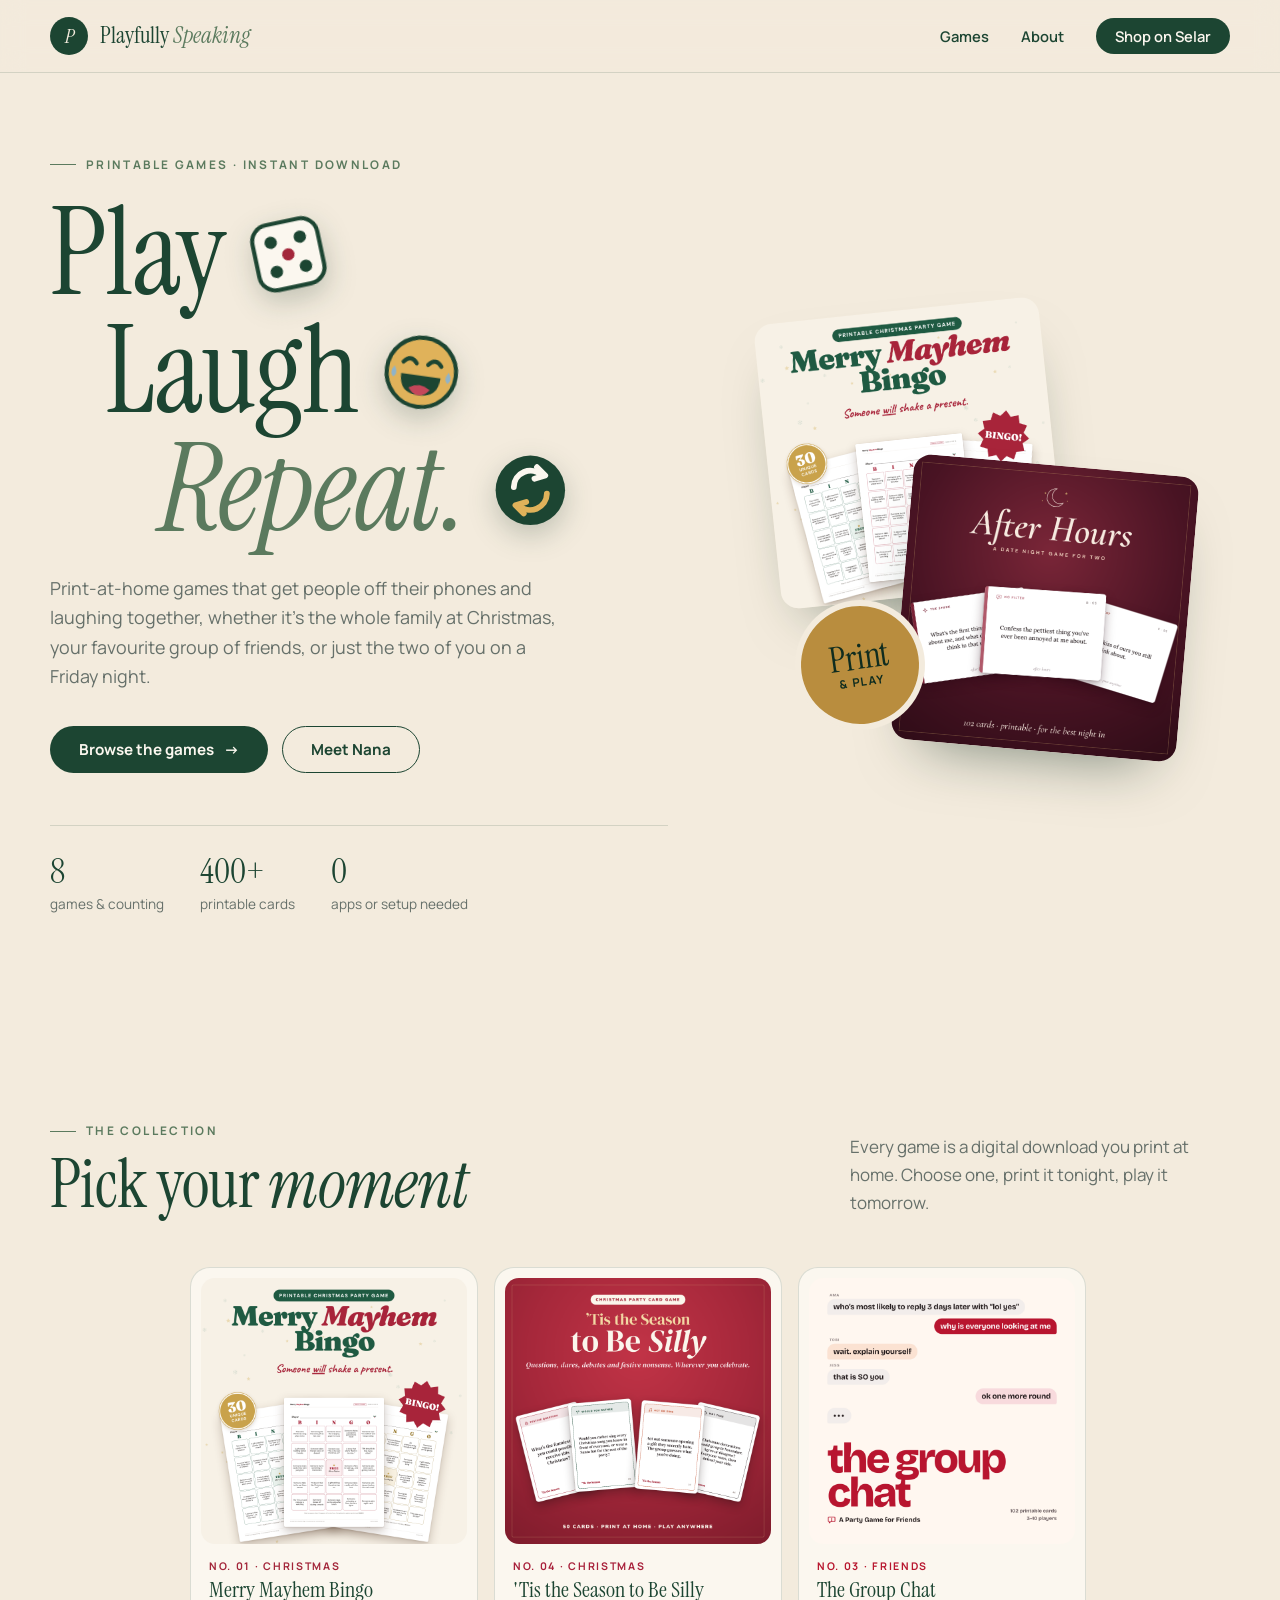
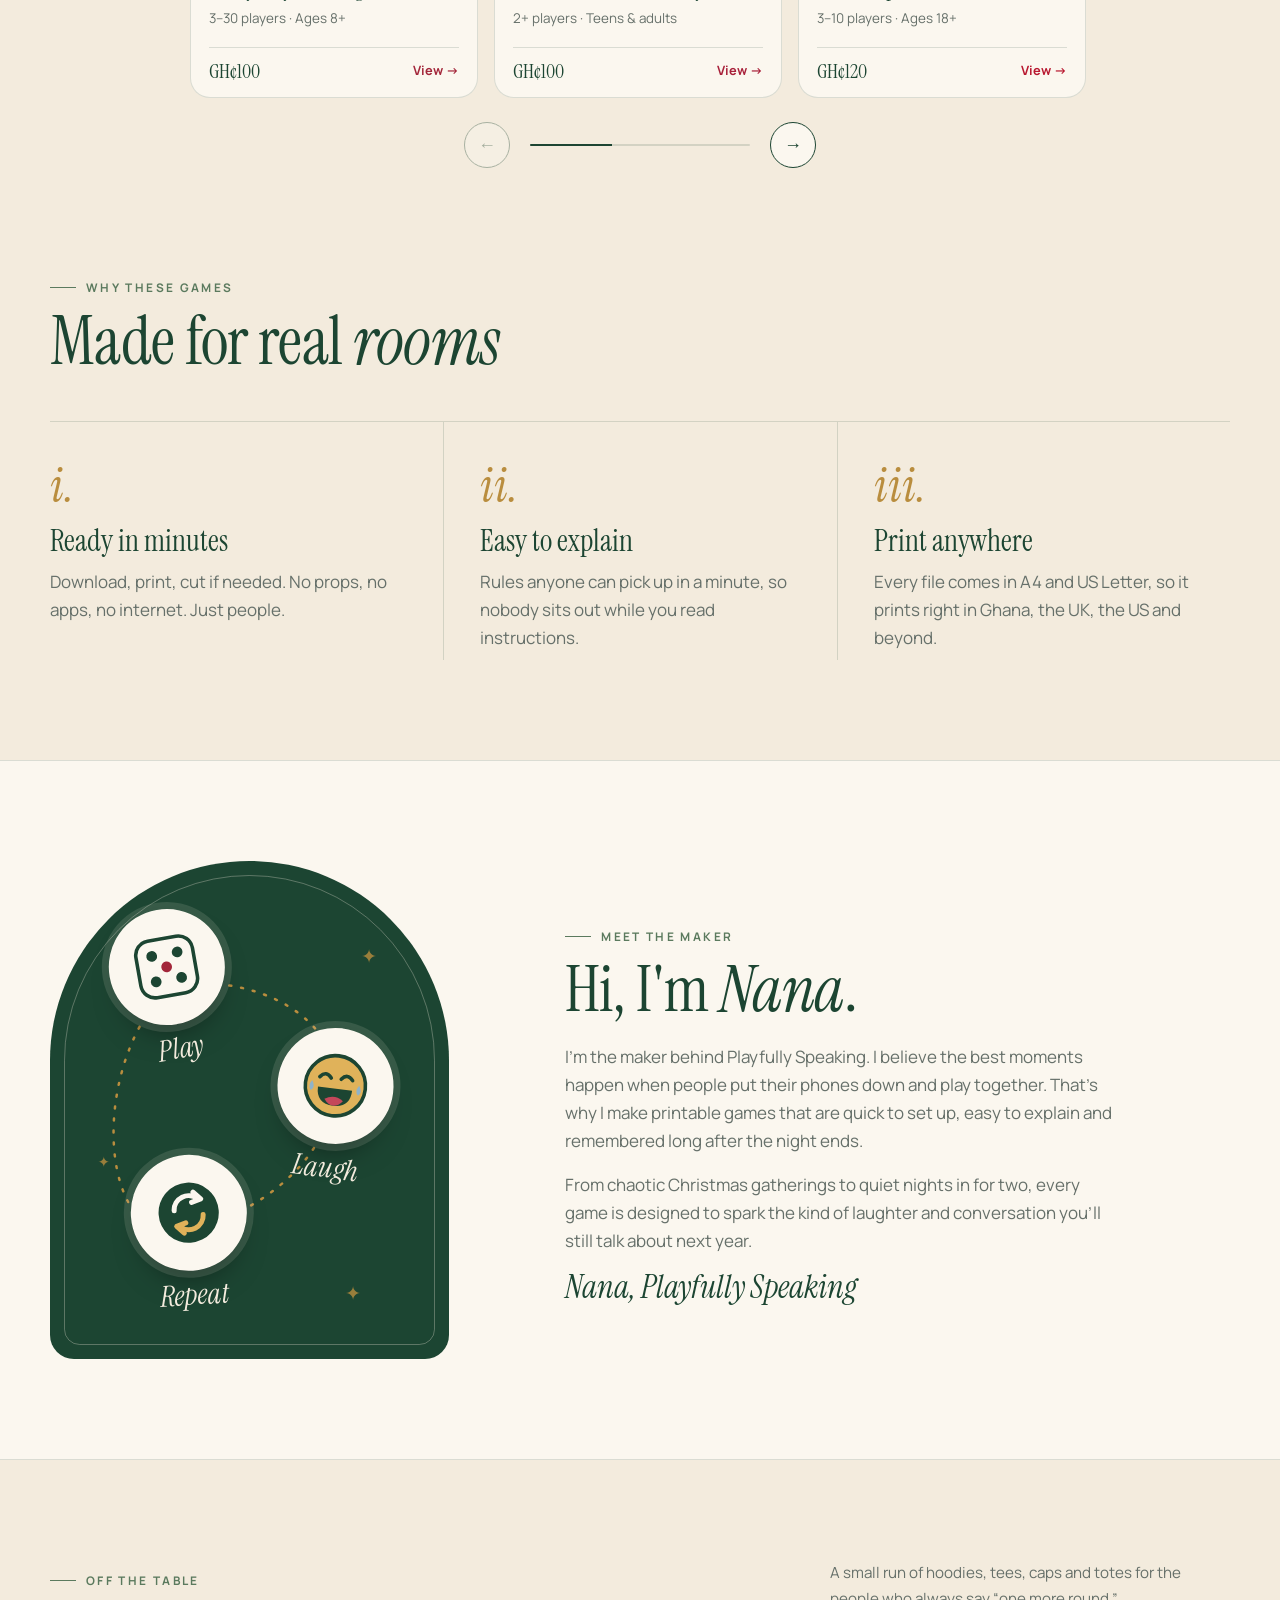
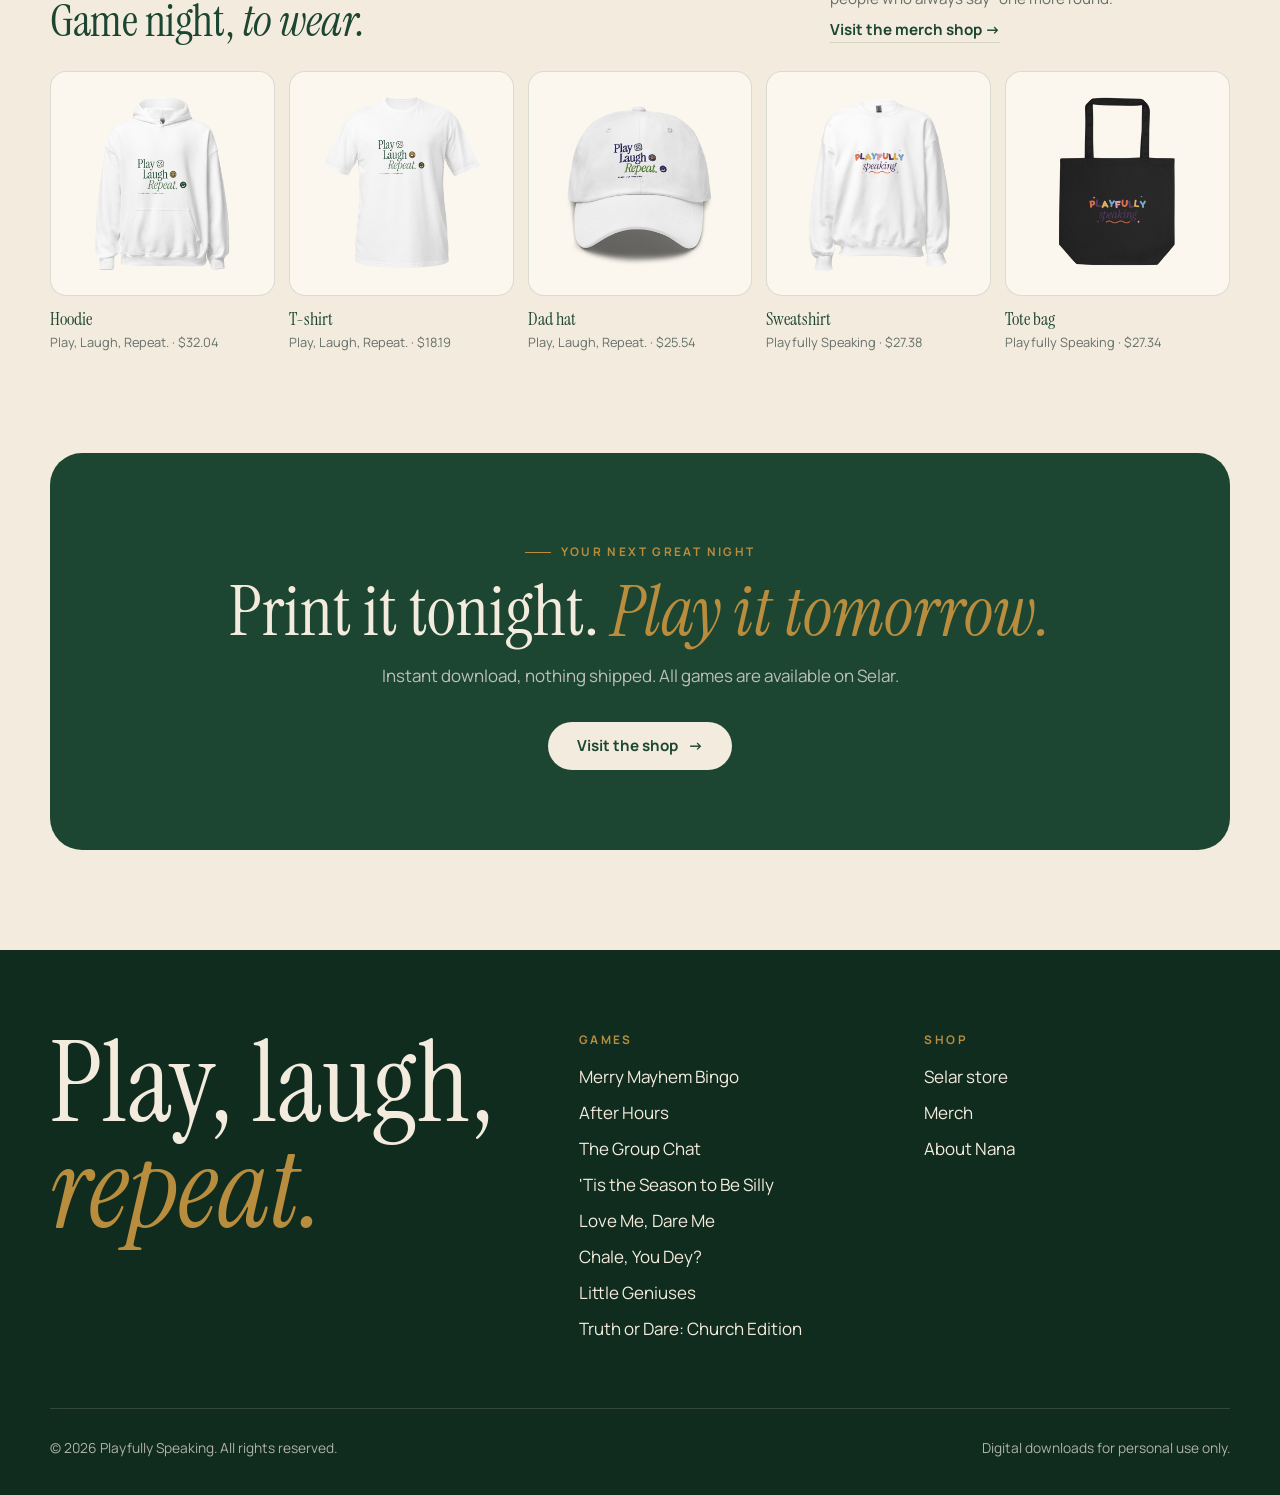
<file: index.html>
<!doctype html>
<html lang="en">
<head>
  <meta charset="utf-8">
  <meta name="viewport" content="width=device-width, initial-scale=1">
  <title>Playfully Speaking · Play, Laugh, Repeat</title>
  <meta name="description" content="Printable games by Playfully Speaking: Merry Mayhem Bingo and 'Tis the Season to Be Silly for Christmas, After Hours and Love Me, Dare Me for couples, The Group Chat for friends, Chale, You Dey?, a Ghanaian party card game, Truth or Dare: Church Edition for youth groups, and Little Geniuses for kids.">
  <link rel="preconnect" href="https://fonts.googleapis.com">
  <link rel="preconnect" href="https://fonts.gstatic.com" crossorigin>
  <link href="https://fonts.googleapis.com/css2?family=Instrument+Serif:ital@0;1&family=Manrope:wght@400;500;600;700&display=swap" rel="stylesheet">
  <link rel="stylesheet" href="assets/styles.css">
  <link rel="icon" href="favicon.svg" type="image/svg+xml">
  <link rel="icon" href="favicon-32.png" type="image/png" sizes="32x32">
  <link rel="apple-touch-icon" href="apple-touch-icon.png">
  <meta name="theme-color" content="#1c4532">
</head>
<body>

  <header class="site-header">
    <div class="wrap bar">
      <a class="logo" href="index.html"><span class="mark">P</span><span class="name">Playfully <em>Speaking</em></span></a>
      <button class="menu-toggle" aria-label="Open menu" aria-expanded="false"><span></span><span></span></button>
      <ul class="menu">
        <li><a href="index.html#games">Games</a></li>
        <li><a href="index.html#about">About</a></li>
        <li><a class="btn btn-primary btn-sm" href="https://selar.co/m/nana-ama-dadson1" target="_blank" rel="noopener">Shop on Selar</a></li>
      </ul>
    </div>
  </header>

  <main>
    <section class="hero">
      <div class="wrap hero-grid">
        <div class="reveal">
          <span class="kicker">Printable games · Instant download</span>
          <h1 class="display motto-title">
            <span class="w">Play<svg class="sticker-ico ico-play" viewBox="0 0 100 100" aria-hidden="true">
              <rect x="10" y="10" width="80" height="80" rx="20" fill="#fbf7ef" stroke="#1c4532" stroke-width="5"/>
              <circle cx="32" cy="32" r="7.5" fill="#1c4532"/><circle cx="68" cy="32" r="7.5" fill="#1c4532"/>
              <circle cx="50" cy="50" r="7.5" fill="#a3263a"/>
              <circle cx="32" cy="68" r="7.5" fill="#1c4532"/><circle cx="68" cy="68" r="7.5" fill="#1c4532"/>
            </svg></span>
            <span class="w">Laugh<svg class="sticker-ico ico-laugh" viewBox="0 0 100 100" aria-hidden="true">
              <circle cx="50" cy="50" r="42" fill="#e0b25a" stroke="#1c4532" stroke-width="5"/>
              <path d="M27 40 q8 -10 16 0" fill="none" stroke="#1c4532" stroke-width="5" stroke-linecap="round"/>
              <path d="M57 40 q8 -10 16 0" fill="none" stroke="#1c4532" stroke-width="5" stroke-linecap="round"/>
              <path d="M26 54 h48 q0 24 -24 24 q-24 0 -24 -24z" fill="#1c4532"/>
              <path d="M37 70 q13 -9 26 0 q-6 8 -13 8 q-7 0 -13 -8z" fill="#c4475a"/>
              <path d="M17 46 q-6 9 0 14 q6 -5 0 -14z" fill="#8fb3c9"/>
              <path d="M83 46 q-6 9 0 14 q6 -5 0 -14z" fill="#8fb3c9"/>
            </svg></span>
            <span class="w"><em>Repeat.</em><svg class="sticker-ico ico-repeat" viewBox="0 0 100 100" aria-hidden="true">
              <circle cx="50" cy="50" r="42" fill="#1c4532"/>
              <path d="M30 46 a20 20 0 0 1 34 -14" fill="none" stroke="#fbf7ef" stroke-width="7" stroke-linecap="round"/>
              <path d="M58 22 l10 10 l-13 4" fill="none" stroke="#fbf7ef" stroke-width="7" stroke-linecap="round" stroke-linejoin="round"/>
              <path d="M70 54 a20 20 0 0 1 -34 14" fill="none" stroke="#e0b25a" stroke-width="7" stroke-linecap="round"/>
              <path d="M42 78 l-10 -10 l13 -4" fill="none" stroke="#e0b25a" stroke-width="7" stroke-linecap="round" stroke-linejoin="round"/>
            </svg></span>
          </h1>
          <p class="lead">Print-at-home games that get people off their phones and laughing together, whether it's the whole family at Christmas, your favourite group of friends, or just the two of you on a Friday night.</p>
          <div class="hero-actions">
            <a class="btn btn-primary" href="#games">Browse the games <span class="arrow">→</span></a>
            <a class="btn btn-line" href="#about">Meet Nana</a>
          </div>
          <div class="hero-stats">
            <div><strong>8</strong>games &amp; counting</div>
            <div><strong>400+</strong>printable cards</div>
            <div><strong>0</strong>apps or setup needed</div>
          </div>
        </div>
        <div class="hero-stack reveal" aria-label="Featured games">
          <a href="games/merry-mayhem-bingo.html"><img src="images/bingo-1.png" alt="Merry Mayhem Bingo cards"></a>
          <div class="sticker"><div><b>Print</b>&amp; play</div></div>
          <a href="games/after-hours.html"><img src="images/afterhours-1.png" alt="After Hours date night cards"></a>
        </div>
      </div>
    </section>


    <section id="games">
      <div class="wrap">
        <div class="section-head reveal">
          <div>
            <span class="kicker">The collection</span>
            <h2 class="display">Pick your <em>moment</em></h2>
          </div>
          <p>Every game is a digital download you print at home. Choose one, print it tonight, play it tomorrow.</p>
        </div>

        <div class="collection-carousel reveal">
        <div class="collection" tabindex="0" aria-label="Our games, scroll sideways for more">
          <a class="game-card theme-bingo" href="games/merry-mayhem-bingo.html">
            <div class="media"><img src="images/bingo-1.png" alt="Merry Mayhem Bingo cards laid out"></div>
            <div class="body">
              <span class="no">No. 01 · Christmas</span>
              <h3>Merry Mayhem Bingo</h3>
              <p class="meta">3–30 players · Ages 8+</p>
              <div class="foot"><span class="price">GH¢100</span><span class="go">View →</span></div>
            </div>
          </a>
          <a class="game-card theme-silly" href="games/tis-the-season-to-be-silly.html">
            <div class="media"><img src="images/silly-1.png" alt="'Tis the Season to Be Silly cover with sample cards"></div>
            <div class="body">
              <span class="no">No. 04 · Christmas</span>
              <h3>'Tis the Season to Be Silly</h3>
              <p class="meta">2+ players · Teens &amp; adults</p>
              <div class="foot"><span class="price">GH¢100</span><span class="go">View →</span></div>
            </div>
          </a>
          <a class="game-card theme-groupchat" href="games/the-group-chat.html">
            <div class="media"><img src="images/groupchat-1.png" alt="The Group Chat cover styled as a chat conversation"></div>
            <div class="body">
              <span class="no">No. 03 · Friends</span>
              <h3>The Group Chat</h3>
              <p class="meta">3–10 players · Ages 18+</p>
              <div class="foot"><span class="price">GH¢120</span><span class="go">View →</span></div>
            </div>
          </a>
          <a class="game-card theme-chale" href="games/chale-you-dey.html">
            <div class="media"><img src="images/chale-1.png" alt="Chale, You Dey? cover with a fan of cards"></div>
            <div class="body">
              <span class="no">No. 06 · Party</span>
              <h3>Chale, You Dey?</h3>
              <p class="meta">2–8 players · Ages 16+</p>
              <div class="foot"><span class="price">GH¢100</span><span class="go">View →</span></div>
            </div>
          </a>
          <a class="game-card theme-church" href="games/truth-or-dare-church-edition.html">
            <div class="media"><img src="images/church-1.png" alt="Truth or Dare: Church Edition cover with sample cards"></div>
            <div class="body">
              <span class="no">No. 08 · Church</span>
              <h3>Truth or Dare: Church Edition</h3>
              <p class="meta">3–30+ players · Youth groups</p>
              <div class="foot"><span class="price">GH¢80</span><span class="go">View →</span></div>
            </div>
          </a>
          <a class="game-card theme-afterhours" href="games/after-hours.html">
            <div class="media"><img src="images/afterhours-1.png" alt="After Hours date night cards"></div>
            <div class="body">
              <span class="no">No. 02 · Couples</span>
              <h3>After Hours</h3>
              <p class="meta">2 players · 15–60 min</p>
              <div class="foot"><span class="price">GH¢100</span><span class="go">View →</span></div>
            </div>
          </a>
          <a class="game-card theme-lovemedareme" href="games/love-me-dare-me.html">
            <div class="media"><img src="images/lovemedareme-1.png" alt="Love Me, Dare Me cover with a fan of cards"></div>
            <div class="body">
              <span class="no">No. 05 · Valentine's</span>
              <h3>Love Me, Dare Me</h3>
              <p class="meta">2 players · Adults 18+</p>
              <div class="foot"><span class="price">GH¢120 <s class="was">GH¢150</s></span><span class="go">View →</span></div>
            </div>
          </a>
          <a class="game-card theme-geniuses" href="games/little-geniuses.html">
            <div class="media"><img src="images/geniuses-1.png" alt="Little Geniuses cover with the owl mascot and sample cards"></div>
            <div class="body">
              <span class="no">No. 07 · Kids</span>
              <h3>Little Geniuses</h3>
              <p class="meta">2+ players · Ages 5–9</p>
              <div class="foot"><span class="price">GH¢100</span><span class="go">View →</span></div>
            </div>
          </a>
        </div>
        <div class="collection-controls">
          <button class="collection-arrow" data-dir="-1" aria-label="Previous games">←</button>
          <div class="collection-progress"><span></span></div>
          <button class="collection-arrow" data-dir="1" aria-label="More games">→</button>
        </div>
        </div>
      </div>
    </section>

    <section style="padding-top:0">
      <div class="wrap">
        <div class="section-head reveal">
          <div>
            <span class="kicker">Why these games</span>
            <h2 class="display">Made for real <em>rooms</em></h2>
          </div>
        </div>
        <div class="pillars">
          <div class="pillar reveal"><div class="n">i.</div><h4>Ready in minutes</h4><p>Download, print, cut if needed. No props, no apps, no internet. Just people.</p></div>
          <div class="pillar reveal"><div class="n">ii.</div><h4>Easy to explain</h4><p>Rules anyone can pick up in a minute, so nobody sits out while you read instructions.</p></div>
          <div class="pillar reveal"><div class="n">iii.</div><h4>Print anywhere</h4><p>Every file comes in A4 and US Letter, so it prints right in Ghana, the UK, the US and beyond.</p></div>
        </div>
      </div>
    </section>

    <section class="about" id="about">
      <div class="wrap about-grid">
        <div class="portrait reveal" role="img" aria-label="Illustration of the Play, Laugh, Repeat loop: a die, a laughing face and looping arrows">
          <svg class="pl-path" viewBox="0 0 400 500" preserveAspectRatio="none" aria-hidden="true">
            <path d="M120 125 C 220 110, 305 170, 284 245 C 266 312, 205 352, 140 372 C 50 395, 35 210, 120 125" fill="none" stroke="#b98d3e" stroke-width="2.5" stroke-dasharray="2 10" stroke-linecap="round"/>
          </svg>
          <span class="pl-spark" style="top:16%;right:18%">✦</span>
          <span class="pl-spark" style="top:58%;left:12%;font-size:.9rem">✦</span>
          <span class="pl-spark" style="bottom:10%;right:22%">✦</span>
          <div class="pl-item" style="left:30%;top:25%;--r:-10deg">
            <div class="pl-badge"><svg class="pl-ico" viewBox="0 0 100 100" aria-hidden="true">
              <rect x="10" y="10" width="80" height="80" rx="20" fill="#fbf7ef" stroke="#1c4532" stroke-width="5"/>
              <circle cx="32" cy="32" r="7.5" fill="#1c4532"/><circle cx="68" cy="32" r="7.5" fill="#1c4532"/>
              <circle cx="50" cy="50" r="7.5" fill="#a3263a"/>
              <circle cx="32" cy="68" r="7.5" fill="#1c4532"/><circle cx="68" cy="68" r="7.5" fill="#1c4532"/>
            </svg></div><span>Play</span>
          </div>
          <div class="pl-item" style="left:71%;top:49%;--r:7deg">
            <div class="pl-badge"><svg class="pl-ico" viewBox="0 0 100 100" aria-hidden="true">
              <circle cx="50" cy="50" r="42" fill="#e0b25a" stroke="#1c4532" stroke-width="5"/>
              <path d="M27 40 q8 -10 16 0" fill="none" stroke="#1c4532" stroke-width="5" stroke-linecap="round"/>
              <path d="M57 40 q8 -10 16 0" fill="none" stroke="#1c4532" stroke-width="5" stroke-linecap="round"/>
              <path d="M26 54 h48 q0 24 -24 24 q-24 0 -24 -24z" fill="#1c4532"/>
              <path d="M37 70 q13 -9 26 0 q-6 8 -13 8 q-7 0 -13 -8z" fill="#c4475a"/>
              <path d="M17 46 q-6 9 0 14 q6 -5 0 -14z" fill="#8fb3c9"/>
              <path d="M83 46 q-6 9 0 14 q6 -5 0 -14z" fill="#8fb3c9"/>
            </svg></div><span>Laugh</span>
          </div>
          <div class="pl-item" style="left:35%;top:74.5%;--r:-4deg">
            <div class="pl-badge"><svg class="pl-ico" viewBox="0 0 100 100" aria-hidden="true">
              <circle cx="50" cy="50" r="42" fill="#1c4532"/>
              <path d="M30 46 a20 20 0 0 1 34 -14" fill="none" stroke="#fbf7ef" stroke-width="7" stroke-linecap="round"/>
              <path d="M58 22 l10 10 l-13 4" fill="none" stroke="#fbf7ef" stroke-width="7" stroke-linecap="round" stroke-linejoin="round"/>
              <path d="M70 54 a20 20 0 0 1 -34 14" fill="none" stroke="#e0b25a" stroke-width="7" stroke-linecap="round"/>
              <path d="M42 78 l-10 -10 l13 -4" fill="none" stroke="#e0b25a" stroke-width="7" stroke-linecap="round" stroke-linejoin="round"/>
            </svg></div><span>Repeat</span>
          </div>
        </div>
        <div class="reveal">
          <span class="kicker">Meet the maker</span>
          <h2 class="display">Hi, I'm <em>Nana</em>.</h2>
          <p>I'm the maker behind Playfully Speaking. I believe the best moments happen when people put their phones down and play together. That's why I make printable games that are quick to set up, easy to explain and remembered long after the night ends.</p>
          <p>From chaotic Christmas gatherings to quiet nights in for two, every game is designed to spark the kind of laughter and conversation you'll still talk about next year.</p>
          <div class="signature">Nana, Playfully Speaking</div>
        </div>
      </div>
    </section>

    <section class="merch" id="merch">
      <div class="wrap">
        <div class="merch-head reveal">
          <div>
            <span class="kicker">Off the table</span>
            <h2 class="display">Game night, <em>to wear.</em></h2>
          </div>
          <p>A small run of hoodies, tees, caps and totes for the people who always say “one more round.” <a href="https://app.amazecommerce.com/shop/playfullyspeaking" target="_blank" rel="noopener">Visit the merch shop →</a></p>
        </div>
        <div class="merch-row reveal">
          <a class="merch-item" href="https://app.amazecommerce.com/shop/playfullyspeaking/house-rules-no-01" target="_blank" rel="noopener">
            <div class="merch-media"><img src="images/merch-hoodie.png" alt="White hoodie printed with Play, Laugh, Repeat." loading="lazy"></div>
            <span class="merch-name">Hoodie</span>
            <span class="merch-meta">Play, Laugh, Repeat. · $32.04</span>
          </a>
          <a class="merch-item" href="https://app.amazecommerce.com/shop/playfullyspeaking/house-rules-no-01-3" target="_blank" rel="noopener">
            <div class="merch-media"><img src="images/merch-tee.png" alt="White T-shirt printed with Play, Laugh, Repeat." loading="lazy"></div>
            <span class="merch-name">T-shirt</span>
            <span class="merch-meta">Play, Laugh, Repeat. · $18.19</span>
          </a>
          <a class="merch-item" href="https://app.amazecommerce.com/shop/playfullyspeaking/house-rules-no-01-2" target="_blank" rel="noopener">
            <div class="merch-media"><img src="images/merch-cap.png" alt="White cap embroidered with Play, Laugh, Repeat." loading="lazy"></div>
            <span class="merch-name">Dad hat</span>
            <span class="merch-meta">Play, Laugh, Repeat. · $25.54</span>
          </a>
          <a class="merch-item" href="https://app.amazecommerce.com/shop/playfullyspeaking/say-it-loud-no-1" target="_blank" rel="noopener">
            <div class="merch-media"><img src="images/merch-sweatshirt.png" alt="White sweatshirt with the colourful Playfully Speaking logo" loading="lazy"></div>
            <span class="merch-name">Sweatshirt</span>
            <span class="merch-meta">Playfully Speaking · $27.38</span>
          </a>
          <a class="merch-item" href="https://app.amazecommerce.com/shop/playfullyspeaking/say-it-loud-no-2" target="_blank" rel="noopener">
            <div class="merch-media"><img src="images/merch-tote.png" alt="Black tote bag with the colourful Playfully Speaking logo" loading="lazy"></div>
            <span class="merch-name">Tote bag</span>
            <span class="merch-meta">Playfully Speaking · $27.34</span>
          </a>
        </div>
      </div>
    </section>

    <section style="padding-bottom:0">
      <div class="wrap">
        <div class="cta-band reveal">
          <span class="kicker" style="color:var(--gold)">Your next great night</span>
          <h2 style="margin-top:14px">Print it tonight. <em>Play it tomorrow.</em></h2>
          <p>Instant download, nothing shipped. All games are available on Selar.</p>
          <a class="btn btn-primary" href="https://selar.co/m/nana-ama-dadson1" target="_blank" rel="noopener">Visit the shop <span class="arrow">→</span></a>
        </div>
      </div>
    </section>
  </main>

  <footer class="site-footer">
    <div class="wrap">
      <div class="foot-grid">
        <div class="big">Play, laugh, <em>repeat.</em></div>
        <div>
          <h5>Games</h5>
          <ul>
            <li><a href="games/merry-mayhem-bingo.html">Merry Mayhem Bingo</a></li>
            <li><a href="games/after-hours.html">After Hours</a></li>
            <li><a href="games/the-group-chat.html">The Group Chat</a></li>
            <li><a href="games/tis-the-season-to-be-silly.html">'Tis the Season to Be Silly</a></li>
            <li><a href="games/love-me-dare-me.html">Love Me, Dare Me</a></li>
            <li><a href="games/chale-you-dey.html">Chale, You Dey?</a></li>
            <li><a href="games/little-geniuses.html">Little Geniuses</a></li>
            <li><a href="games/truth-or-dare-church-edition.html">Truth or Dare: Church Edition</a></li>
          </ul>
        </div>
        <div>
          <h5>Shop</h5>
          <ul>
            <li><a href="https://selar.co/m/nana-ama-dadson1" target="_blank" rel="noopener">Selar store</a></li>
            <li><a href="https://app.amazecommerce.com/shop/playfullyspeaking" target="_blank" rel="noopener">Merch</a></li>
            <li><a href="index.html#about">About Nana</a></li>
          </ul>
        </div>
      </div>
      <div class="foot-bottom">
        <span>© <span data-year>2026</span> Playfully Speaking. All rights reserved.</span>
        <span>Digital downloads for personal use only.</span>
      </div>
    </div>
  </footer>

  <script src="assets/site.js"></script>
</body>
</html>
</file>
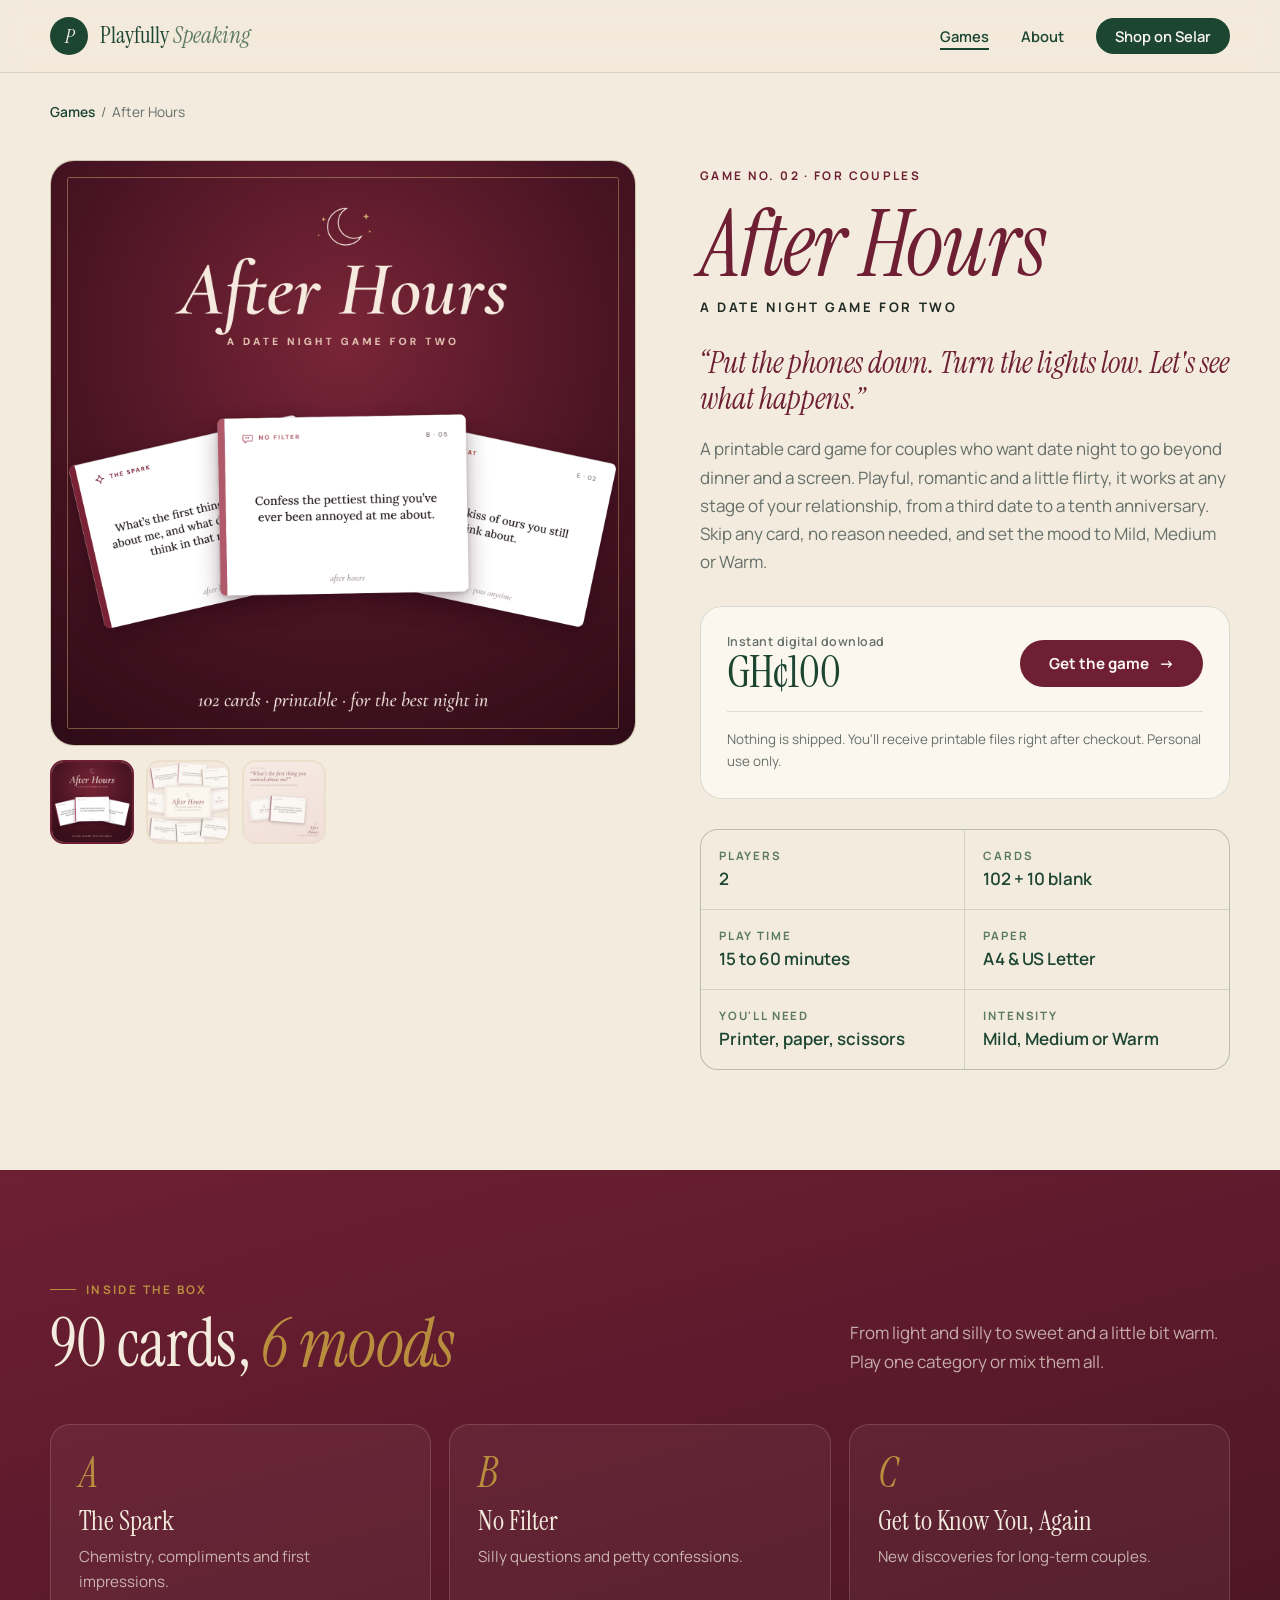
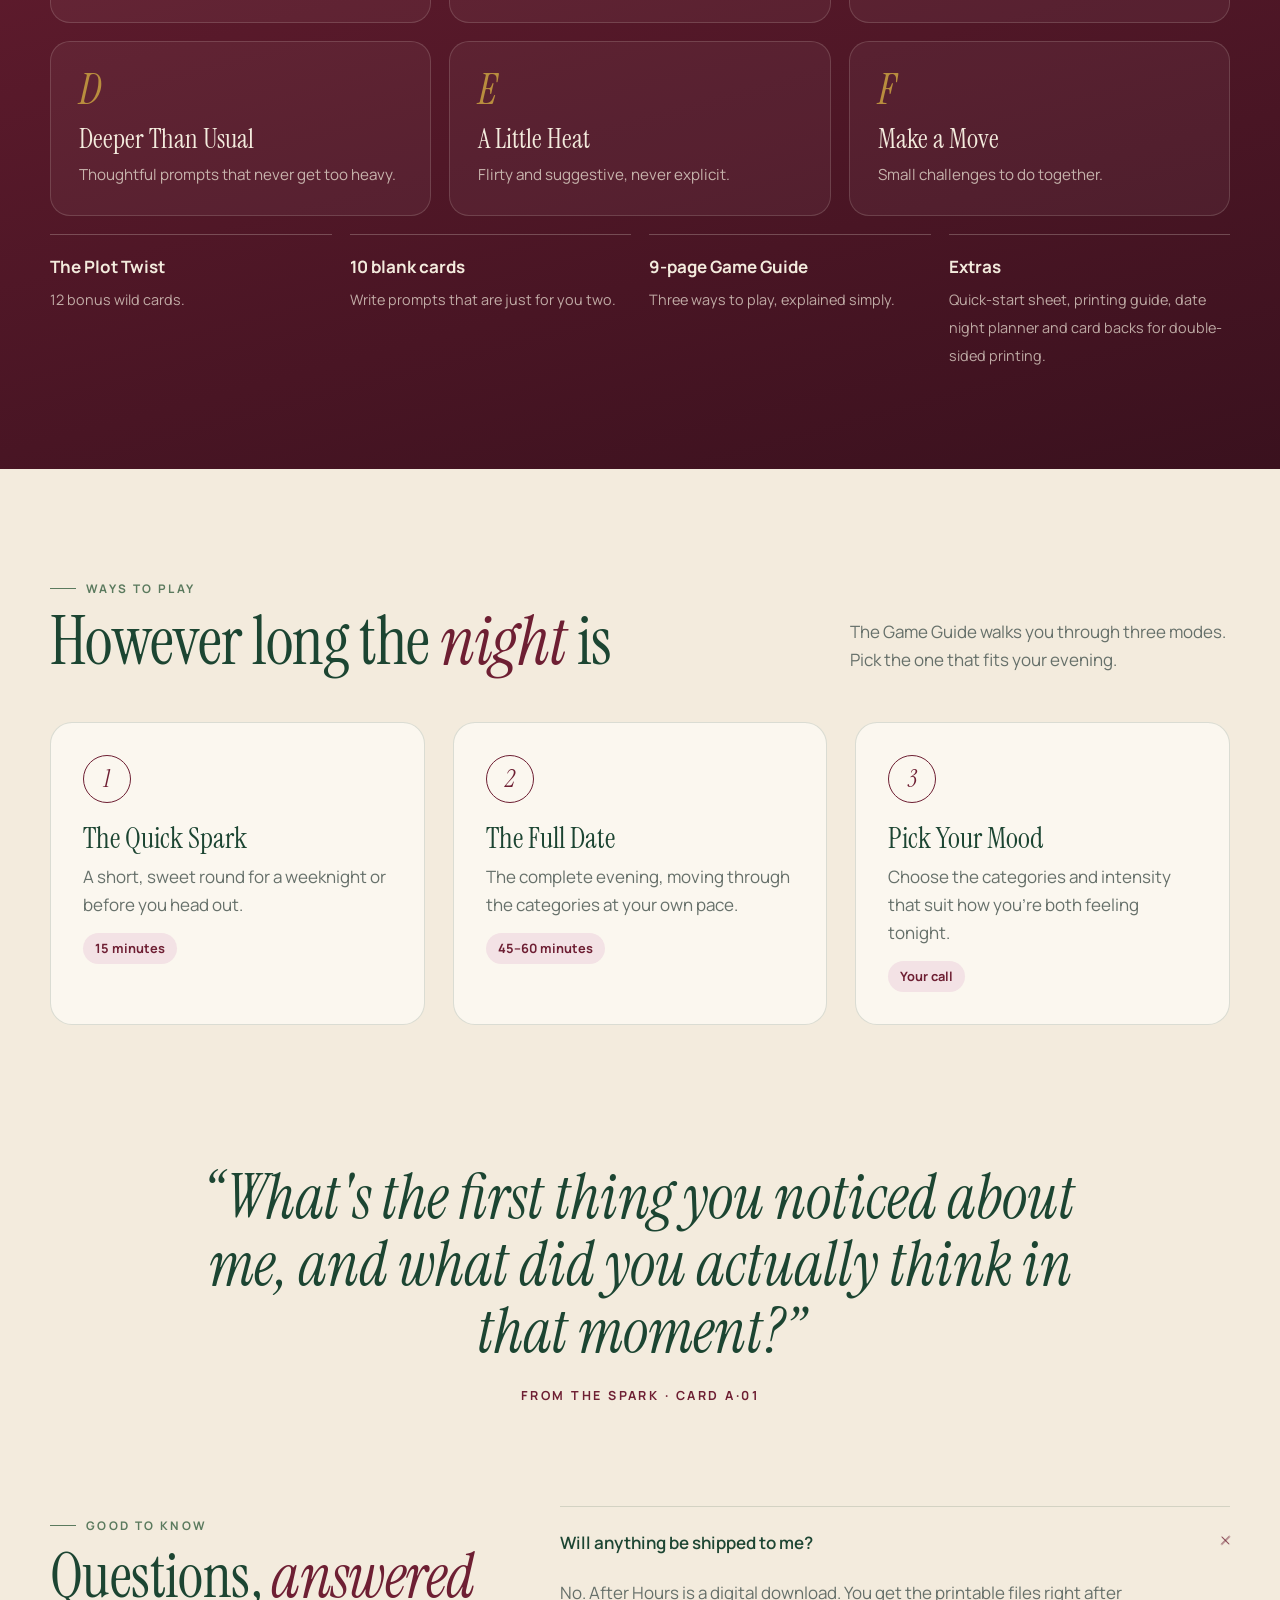
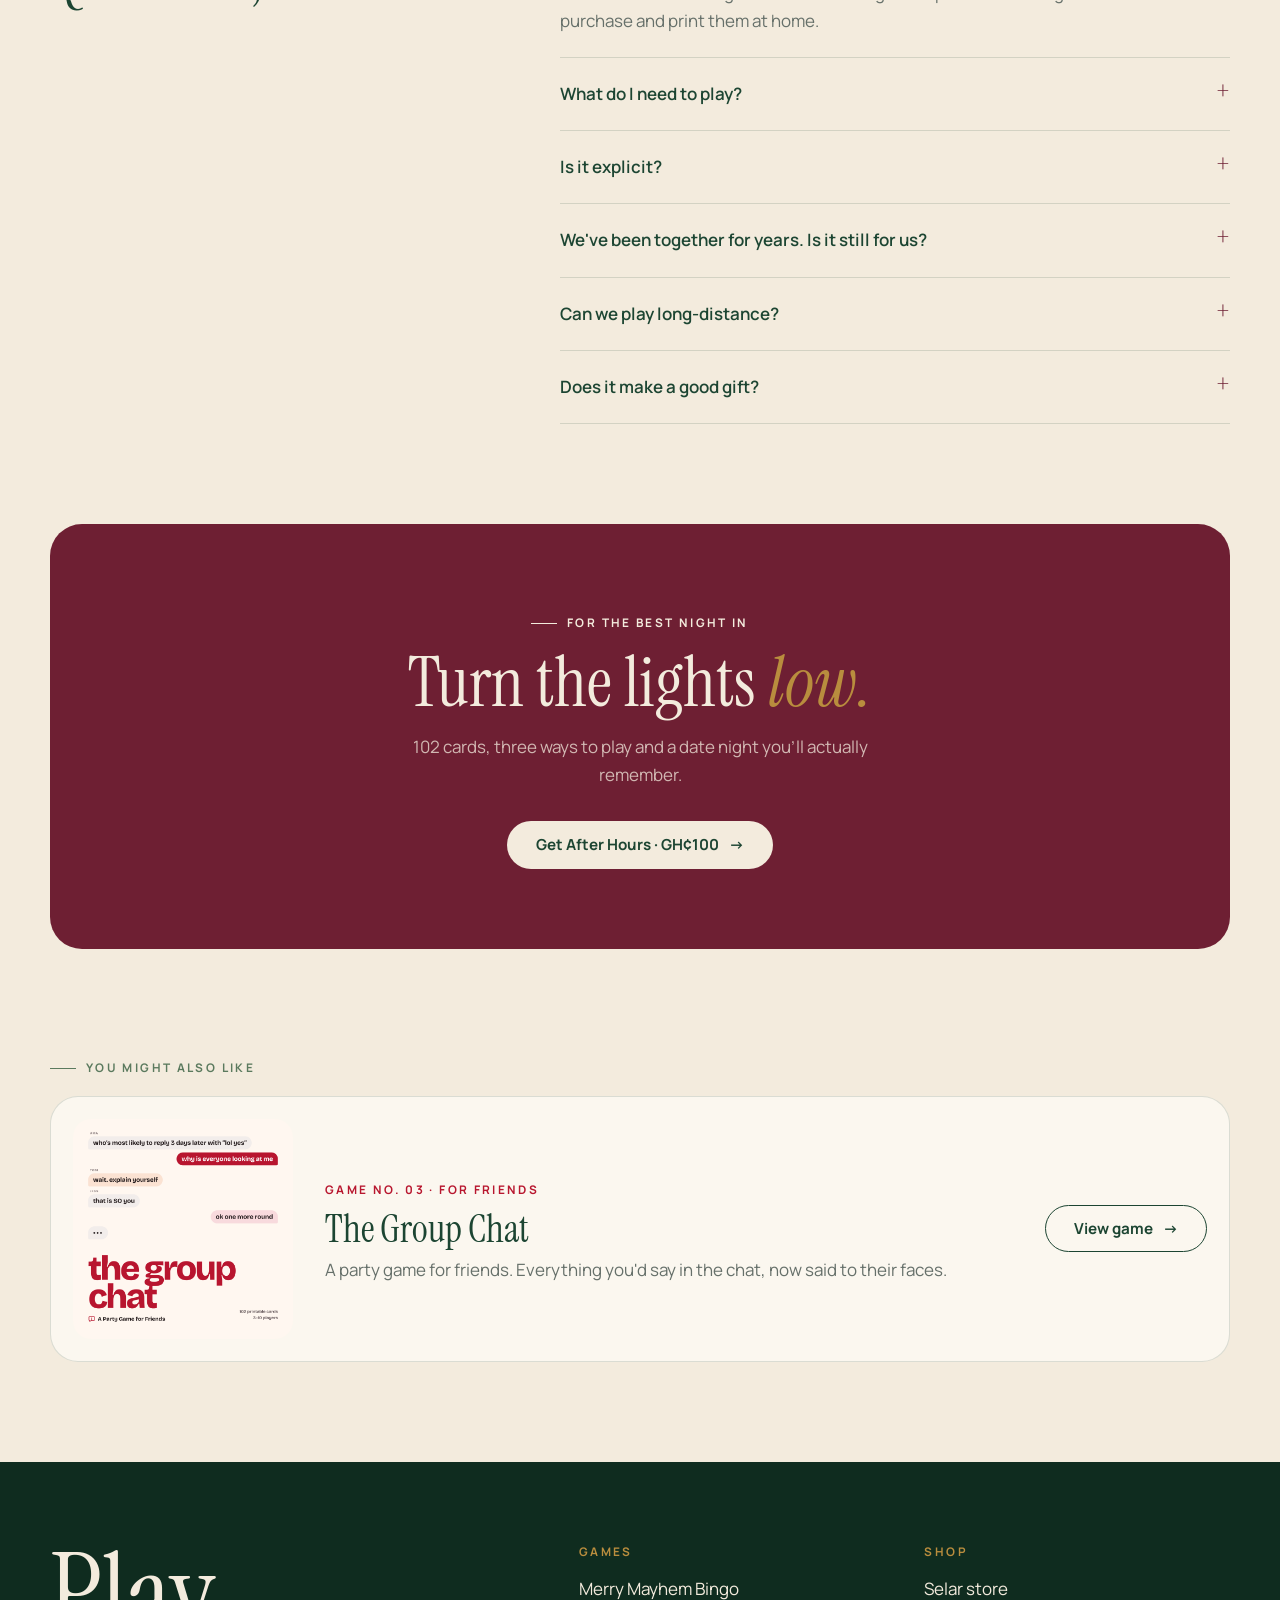
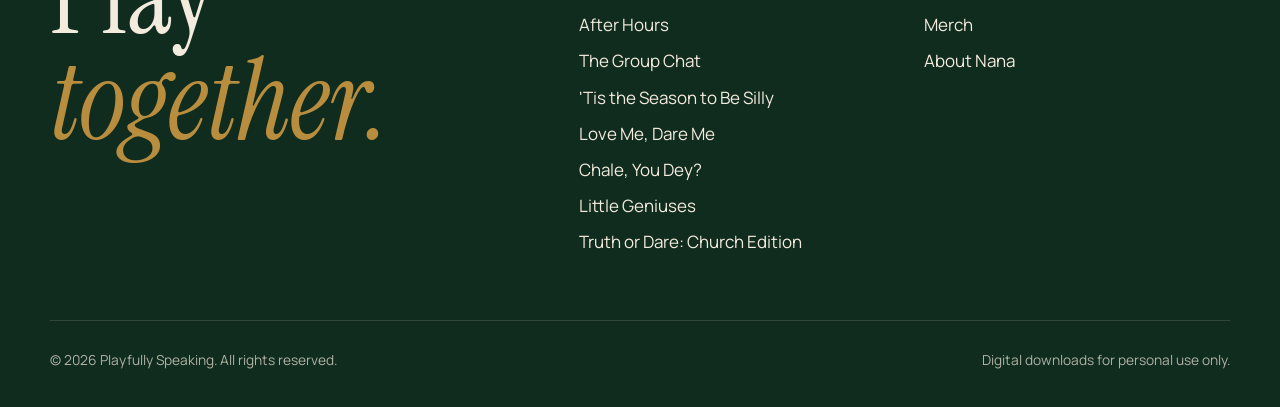
<file: games/after-hours.html>
<!doctype html>
<html lang="en">
<head>
  <meta charset="utf-8">
  <meta name="viewport" content="width=device-width, initial-scale=1">
  <title>After Hours · Playfully Speaking</title>
  <meta name="description" content="After Hours: A Date Night Game for Two. 102 printable cards across 6 categories for a playful, romantic night in.">
  <link rel="preconnect" href="https://fonts.googleapis.com">
  <link rel="preconnect" href="https://fonts.gstatic.com" crossorigin>
  <link href="https://fonts.googleapis.com/css2?family=Instrument+Serif:ital@0;1&family=Manrope:wght@400;500;600;700&display=swap" rel="stylesheet">
  <link rel="stylesheet" href="../assets/styles.css">
  <link rel="icon" href="../favicon.svg" type="image/svg+xml">
  <link rel="icon" href="../favicon-32.png" type="image/png" sizes="32x32">
  <link rel="apple-touch-icon" href="../apple-touch-icon.png">
  <meta name="theme-color" content="#1c4532">
</head>
<body class="theme-afterhours">

  <header class="site-header">
    <div class="wrap bar">
      <a class="logo" href="../index.html"><span class="mark">P</span><span class="name">Playfully <em>Speaking</em></span></a>
      <button class="menu-toggle" aria-label="Open menu" aria-expanded="false"><span></span><span></span></button>
      <ul class="menu">
        <li><a href="../index.html#games" aria-current="page">Games</a></li>
        <li><a href="../index.html#about">About</a></li>
        <li><a class="btn btn-primary btn-sm" href="https://selar.co/m/nana-ama-dadson1" target="_blank" rel="noopener">Shop on Selar</a></li>
      </ul>
    </div>
  </header>

  <main>
    <div class="wrap crumbs"><a href="../index.html#games">Games</a> &nbsp;/&nbsp; After Hours</div>

    <section class="product">
      <div class="wrap product-grid">
        <div class="gallery reveal">
          <div class="main"><img src="../images/afterhours-1.png" alt="After Hours cards fanned out on a deep wine background"></div>
          <div class="thumbs">
            <button aria-pressed="true" aria-label="Show image 1"><img src="../images/afterhours-1.png" alt="After Hours cards fanned out on a deep wine background"></button>
            <button aria-pressed="false" aria-label="Show image 2"><img src="../images/afterhours-2.png" alt="Cards from all six After Hours categories spread around the box cover"></button>
            <button aria-pressed="false" aria-label="Show image 3"><img src="../images/afterhours-3.png" alt="A card from The Spark: What's the first thing you noticed about me?"></button>
          </div>
        </div>

        <div class="info reveal">
          <span class="no">Game No. 02 · For couples</span>
          <h1 class="display"><em>After Hours</em></h1>
          <div class="subtitle">A Date Night Game for Two</div>
          <p class="tagline">“Put the phones down. Turn the lights low. Let's see what happens.”</p>
          <p class="desc">A printable card game for couples who want date night to go beyond dinner and a screen. Playful, romantic and a little flirty, it works at any stage of your relationship, from a third date to a tenth anniversary. Skip any card, no reason needed, and set the mood to Mild, Medium or Warm.</p>

          <div class="buy-box">
            <div class="row">
              <div class="price"><small>Instant digital download</small>GH¢100</div>
              <a class="btn btn-accent" href="https://selar.com/4u817oo1m8" target="_blank" rel="noopener">Get the game <span class="arrow">→</span></a>
            </div>
            <p class="note">Nothing is shipped. You'll receive printable files right after checkout. Personal use only.</p>
          </div>

          <ul class="specs">
            <li><small>Players</small><b>2</b></li>
            <li><small>Cards</small><b>102 + 10 blank</b></li>
            <li><small>Play time</small><b>15 to 60 minutes</b></li>
            <li><small>Paper</small><b>A4 &amp; US Letter</b></li>
            <li><small>You'll need</small><b>Printer, paper, scissors</b></li>
            <li><small>Intensity</small><b>Mild, Medium or Warm</b></li>
          </ul>
        </div>
      </div>
    </section>

    <section class="inside">
      <div class="wrap">
        <div class="section-head reveal">
          <div>
            <span class="kicker">Inside the box</span>
            <h2 class="display">90 cards, <em style="color:var(--gold)">6 moods</em></h2>
          </div>
          <p>From light and silly to sweet and a little bit warm. Play one category or mix them all.</p>
        </div>
        <div class="tiles">
          <div class="tile reveal"><div class="n">A</div><h4>The Spark</h4><p>Chemistry, compliments and first impressions.</p></div>
          <div class="tile reveal"><div class="n">B</div><h4>No Filter</h4><p>Silly questions and petty confessions.</p></div>
          <div class="tile reveal"><div class="n">C</div><h4>Get to Know You, Again</h4><p>New discoveries for long-term couples.</p></div>
          <div class="tile reveal"><div class="n">D</div><h4>Deeper Than Usual</h4><p>Thoughtful prompts that never get too heavy.</p></div>
          <div class="tile reveal"><div class="n">E</div><h4>A Little Heat</h4><p>Flirty and suggestive, never explicit.</p></div>
          <div class="tile reveal"><div class="n">F</div><h4>Make a Move</h4><p>Small challenges to do together.</p></div>
        </div>
        <div class="bonus reveal">
          <div><strong>The Plot Twist</strong><span>12 bonus wild cards.</span></div>
          <div><strong>10 blank cards</strong><span>Write prompts that are just for you two.</span></div>
          <div><strong>9-page Game Guide</strong><span>Three ways to play, explained simply.</span></div>
          <div><strong>Extras</strong><span>Quick-start sheet, printing guide, date night planner and card backs for double-sided printing.</span></div>
        </div>
      </div>
    </section>

    <section>
      <div class="wrap">
        <div class="section-head reveal">
          <div>
            <span class="kicker">Ways to play</span>
            <h2 class="display">However long the <em>night</em> is</h2>
          </div>
          <p>The Game Guide walks you through three modes. Pick the one that fits your evening.</p>
        </div>
        <div class="steps">
          <div class="step reveal"><div class="n">1</div><h4>The Quick Spark</h4><p>A short, sweet round for a weeknight or before you head out.</p><span class="time">15 minutes</span></div>
          <div class="step reveal"><div class="n">2</div><h4>The Full Date</h4><p>The complete evening, moving through the categories at your own pace.</p><span class="time">45–60 minutes</span></div>
          <div class="step reveal"><div class="n">3</div><h4>Pick Your Mood</h4><p>Choose the categories and intensity that suit how you're both feeling tonight.</p><span class="time">Your call</span></div>
        </div>
      </div>
    </section>

    <div class="quote-band reveal">
      <div class="wrap">
        <blockquote>“What's the first thing you noticed about me, and what did you actually think in that moment?”</blockquote>
        <cite>From The Spark · card A·01</cite>
      </div>
    </div>

    <section style="padding-top:0">
      <div class="wrap faq-grid">
        <div class="reveal">
          <span class="kicker">Good to know</span>
          <h2 class="display">Questions, <em>answered</em></h2>
        </div>
        <div class="reveal">
          <details open><summary>Will anything be shipped to me?</summary><p>No. After Hours is a digital download. You get the printable files right after purchase and print them at home.</p></details>
          <details><summary>What do I need to play?</summary><p>Just a printer, paper and scissors. No props, no apps and no internet connection.</p></details>
          <details><summary>Is it explicit?</summary><p>No. The tone is playful, romantic and mildly flirty. A Little Heat is suggestive but never explicit, and you can skip any card without giving a reason.</p></details>
          <details><summary>We've been together for years. Is it still for us?</summary><p>Yes. It works at any stage, from a third date to a tenth anniversary. Get to Know You, Again is written especially for long-term couples.</p></details>
          <details><summary>Can we play long-distance?</summary><p>Absolutely. It works for long-distance video dates as well as nights in, anniversaries, Valentine's Day and birthdays.</p></details>
          <details><summary>Does it make a good gift?</summary><p>It does. Print it, cut the cards, and wrap it up with the date night planner for a thoughtful gift.</p></details>
        </div>
      </div>
    </section>

    <section style="padding-top:0">
      <div class="wrap">
        <div class="cta-band reveal">
          <span class="kicker" style="color:var(--paper)">For the best night in</span>
          <h2 style="margin-top:14px">Turn the lights <em>low.</em></h2>
          <p>102 cards, three ways to play and a date night you'll actually remember.</p>
          <a class="btn btn-primary" href="https://selar.com/4u817oo1m8" target="_blank" rel="noopener">Get After Hours · GH¢100 <span class="arrow">→</span></a>
        </div>
      </div>
    </section>

    <section style="padding:0">
      <div class="wrap">
        <span class="kicker reveal" style="margin-bottom:18px">You might also like</span>
        <a class="more theme-groupchat reveal" href="the-group-chat.html">
          <img src="../images/groupchat-1.png" alt="The Group Chat cover">
          <div>
            <span class="no" style="font-size:.74rem;font-weight:700;letter-spacing:.2em;text-transform:uppercase;color:var(--accent)">Game No. 03 · For friends</span>
            <h3>The Group Chat</h3>
            <p>A party game for friends. Everything you'd say in the chat, now said to their faces.</p>
          </div>
          <span class="btn btn-line">View game <span class="arrow">→</span></span>
        </a>
      </div>
    </section>
  </main>

  <footer class="site-footer">
    <div class="wrap">
      <div class="foot-grid">
        <div class="big">Play <em>together.</em></div>
        <div>
          <h5>Games</h5>
          <ul>
            <li><a href="merry-mayhem-bingo.html">Merry Mayhem Bingo</a></li>
            <li><a href="after-hours.html">After Hours</a></li>
            <li><a href="the-group-chat.html">The Group Chat</a></li>
            <li><a href="tis-the-season-to-be-silly.html">'Tis the Season to Be Silly</a></li>
            <li><a href="love-me-dare-me.html">Love Me, Dare Me</a></li>
            <li><a href="chale-you-dey.html">Chale, You Dey?</a></li>
            <li><a href="little-geniuses.html">Little Geniuses</a></li>
            <li><a href="truth-or-dare-church-edition.html">Truth or Dare: Church Edition</a></li>
          </ul>
        </div>
        <div>
          <h5>Shop</h5>
          <ul>
            <li><a href="https://selar.co/m/nana-ama-dadson1" target="_blank" rel="noopener">Selar store</a></li>
            <li><a href="https://app.amazecommerce.com/shop/playfullyspeaking" target="_blank" rel="noopener">Merch</a></li>
            <li><a href="../index.html#about">About Nana</a></li>
          </ul>
        </div>
      </div>
      <div class="foot-bottom">
        <span>© <span data-year>2026</span> Playfully Speaking. All rights reserved.</span>
        <span>Digital downloads for personal use only.</span>
      </div>
    </div>
  </footer>

  <div class="sticky-buy">
    <div><strong>After Hours</strong><span>GH¢100 · Instant download</span></div>
    <a class="btn btn-accent btn-sm" href="https://selar.com/4u817oo1m8" target="_blank" rel="noopener">Get it</a>
  </div>

  <script src="../assets/site.js"></script>
</body>
</html>
</file>
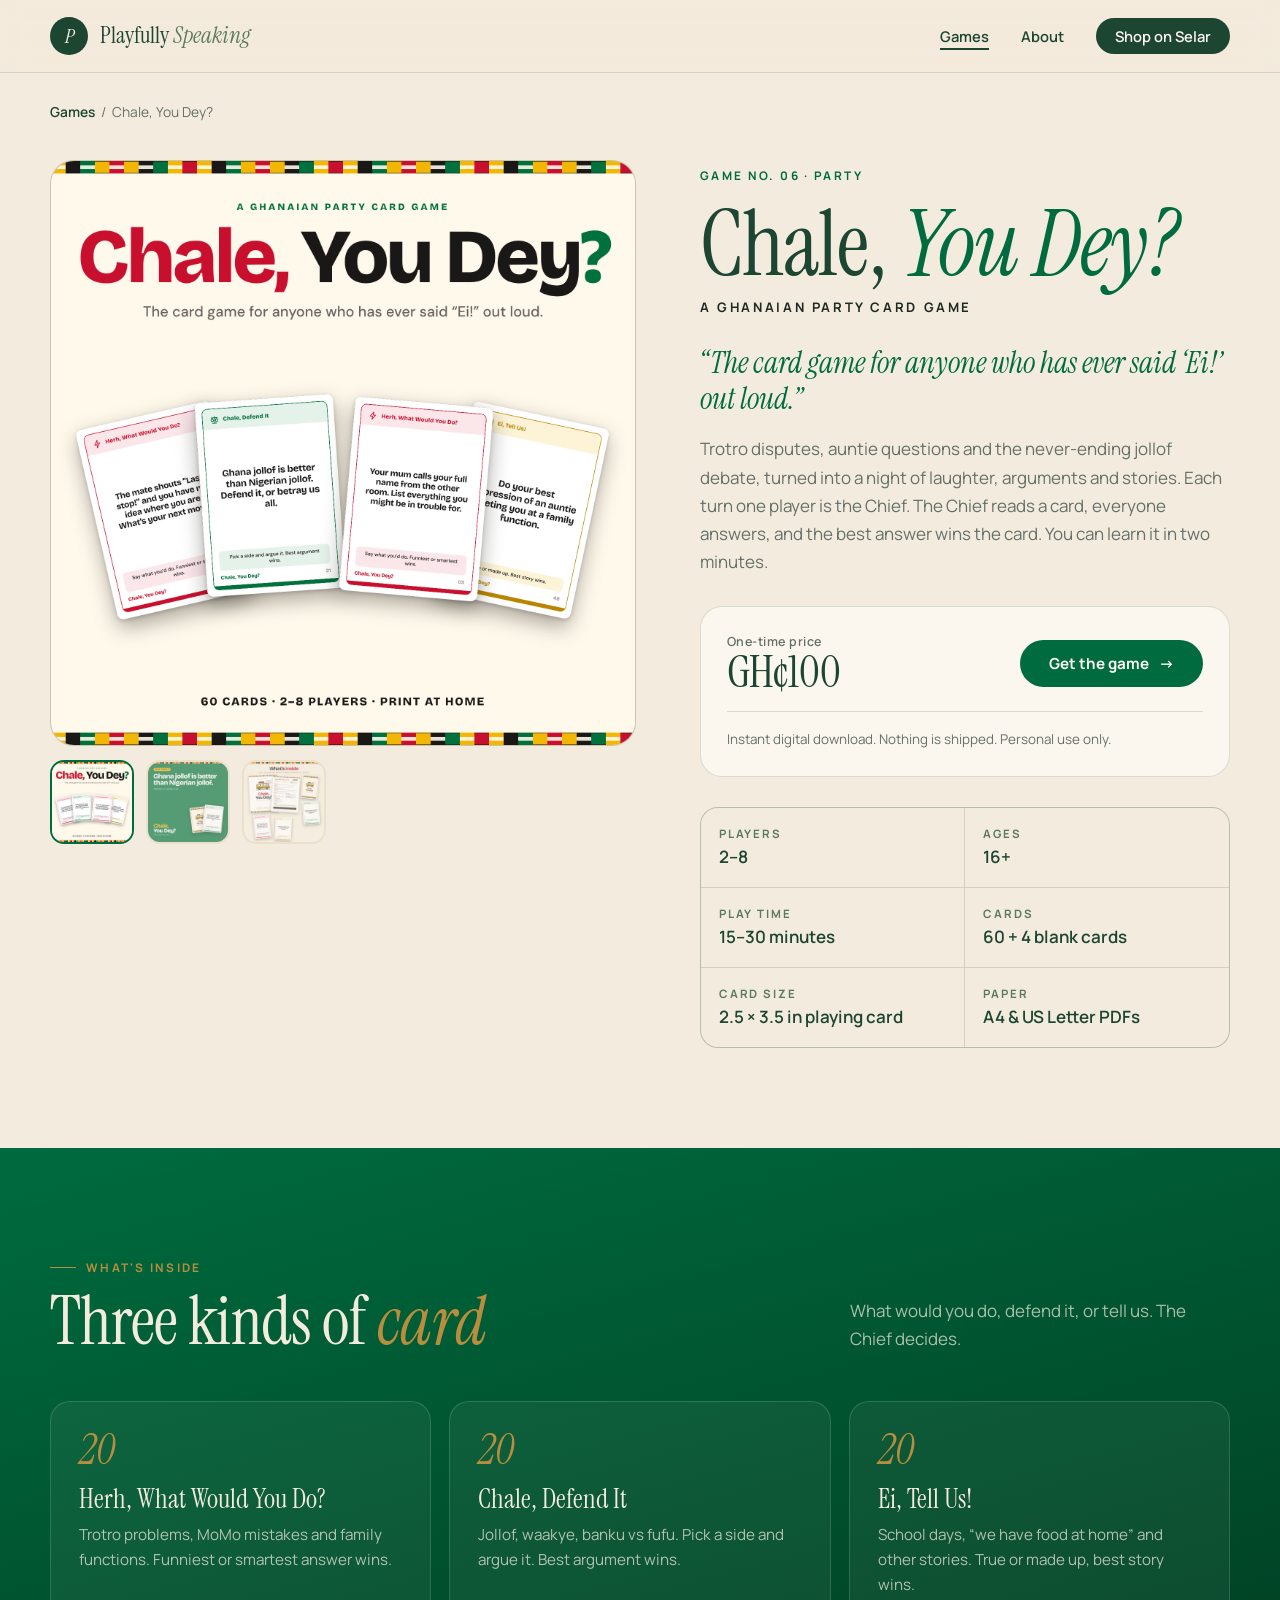
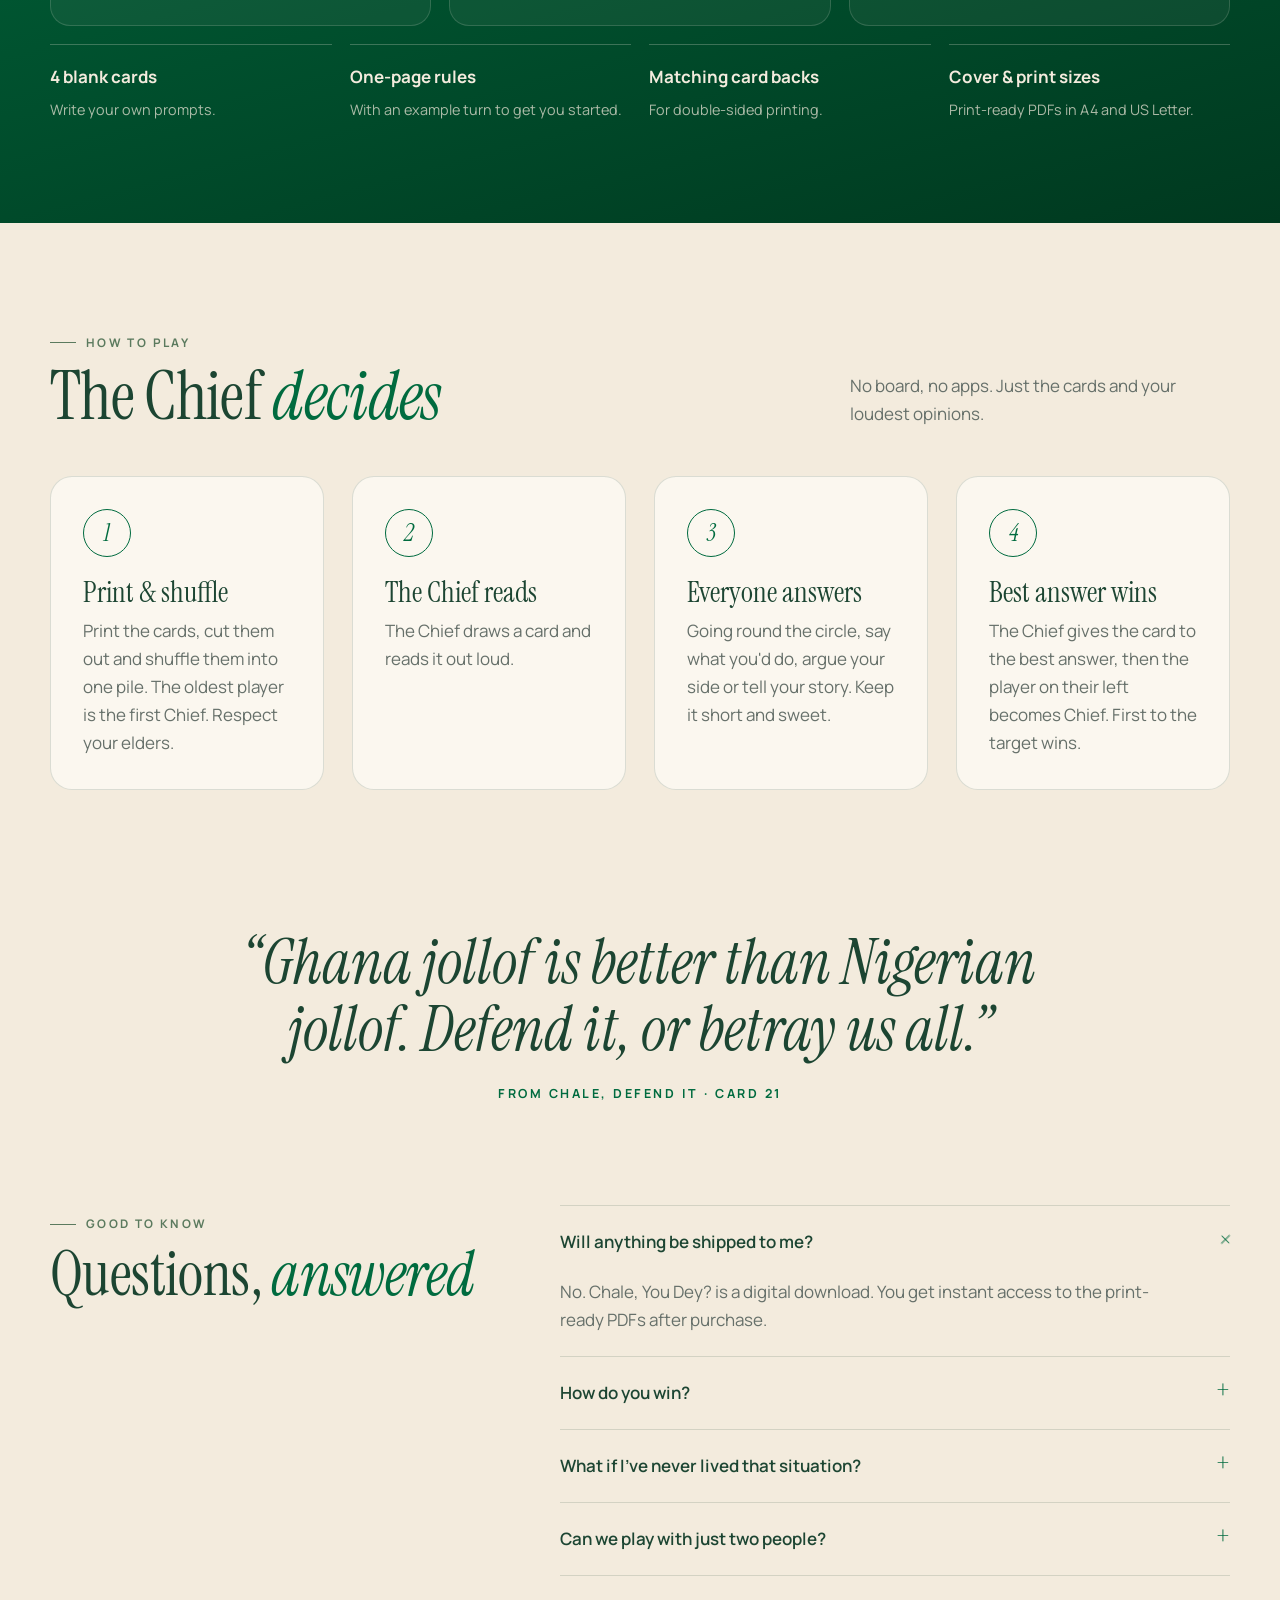
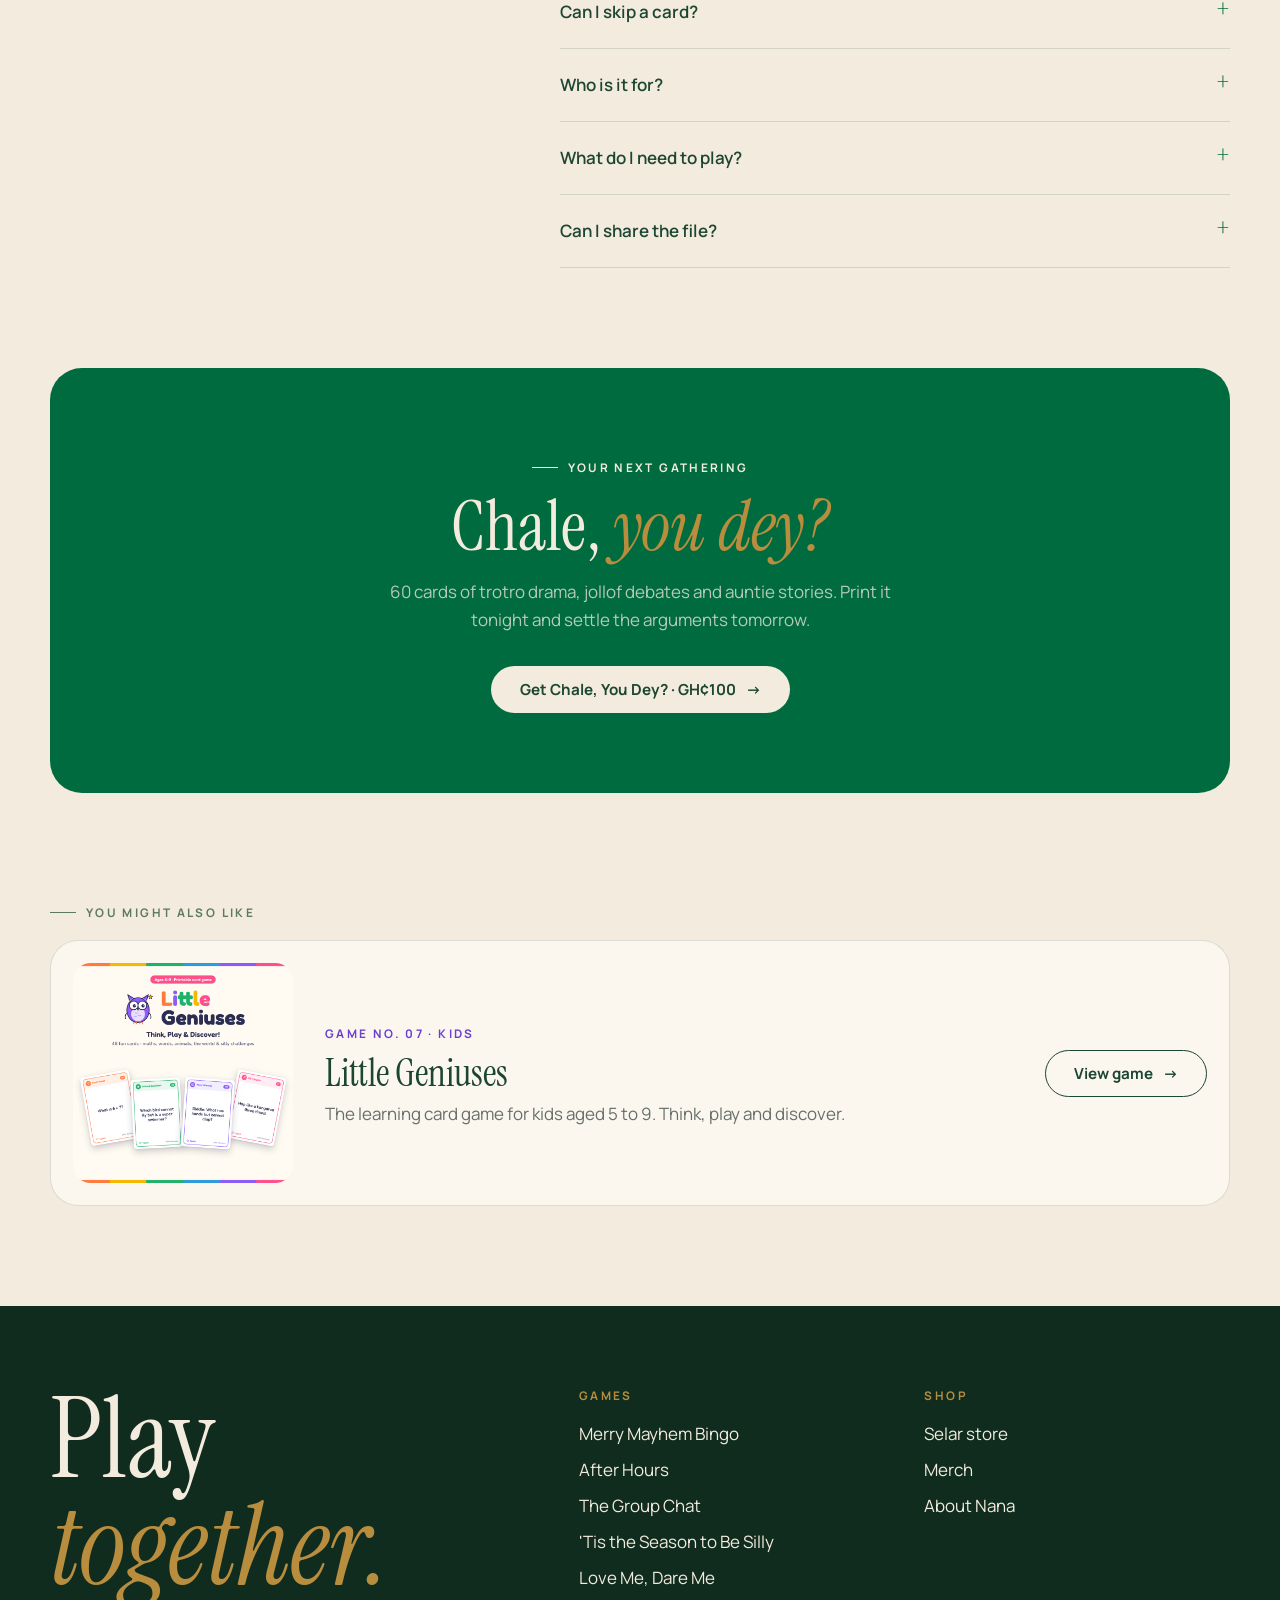
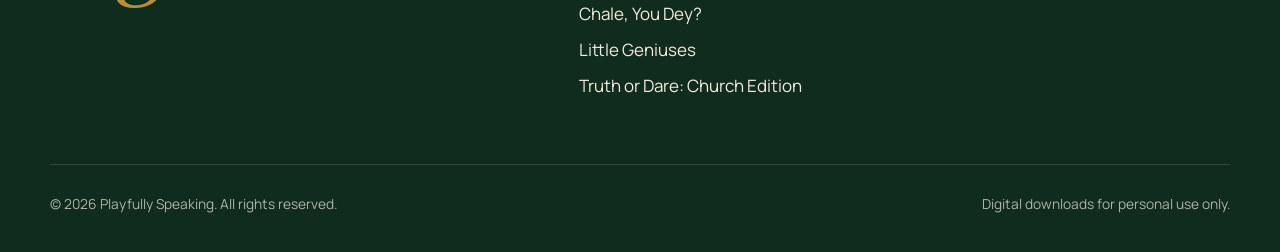
<file: games/chale-you-dey.html>
<!doctype html>
<html lang="en">
<head>
  <meta charset="utf-8">
  <meta name="viewport" content="width=device-width, initial-scale=1">
  <title>Chale, You Dey? · Playfully Speaking</title>
  <meta name="description" content="Chale, You Dey? A Ghanaian Party Card Game. 60 printable cards about trotro drama, jollof debates and auntie questions, for 2 to 8 players aged 16+.">
  <link rel="preconnect" href="https://fonts.googleapis.com">
  <link rel="preconnect" href="https://fonts.gstatic.com" crossorigin>
  <link href="https://fonts.googleapis.com/css2?family=Instrument+Serif:ital@0;1&family=Manrope:wght@400;500;600;700&display=swap" rel="stylesheet">
  <link rel="stylesheet" href="../assets/styles.css">
  <link rel="icon" href="../favicon.svg" type="image/svg+xml">
  <link rel="icon" href="../favicon-32.png" type="image/png" sizes="32x32">
  <link rel="apple-touch-icon" href="../apple-touch-icon.png">
  <meta name="theme-color" content="#1c4532">
</head>
<body class="theme-chale">

  <header class="site-header">
    <div class="wrap bar">
      <a class="logo" href="../index.html"><span class="mark">P</span><span class="name">Playfully <em>Speaking</em></span></a>
      <button class="menu-toggle" aria-label="Open menu" aria-expanded="false"><span></span><span></span></button>
      <ul class="menu">
        <li><a href="../index.html#games" aria-current="page">Games</a></li>
        <li><a href="../index.html#about">About</a></li>
        <li><a class="btn btn-primary btn-sm" href="https://selar.co/m/nana-ama-dadson1" target="_blank" rel="noopener">Shop on Selar</a></li>
      </ul>
    </div>
  </header>

  <main>
    <div class="wrap crumbs"><a href="../index.html#games">Games</a> &nbsp;/&nbsp; Chale, You Dey?</div>

    <section class="product">
      <div class="wrap product-grid">
        <div class="gallery reveal">
          <div class="main"><img src="../images/chale-1.png" alt="Chale, You Dey? cover with a fan of four sample cards"></div>
          <div class="thumbs">
            <button aria-pressed="true" aria-label="Show image 1"><img src="../images/chale-1.png" alt="Chale, You Dey? cover with a fan of four sample cards"></button>
            <button aria-pressed="false" aria-label="Show image 2"><img src="../images/chale-2.png" alt="A Chale, Defend It card: Ghana jollof is better than Nigerian jollof"></button>
            <button aria-pressed="false" aria-label="Show image 3"><img src="../images/chale-3.png" alt="What's inside: the cover, one-page rules, card back and sample cards"></button>
          </div>
        </div>

        <div class="info reveal">
          <span class="no">Game No. 06 · Party</span>
          <h1 class="display">Chale, <em>You Dey?</em></h1>
          <div class="subtitle">A Ghanaian Party Card Game</div>
          <p class="tagline">“The card game for anyone who has ever said ‘Ei!’ out loud.”</p>
          <p class="desc">Trotro disputes, auntie questions and the never-ending jollof debate, turned into a night of laughter, arguments and stories. Each turn one player is the Chief. The Chief reads a card, everyone answers, and the best answer wins the card. You can learn it in two minutes.</p>

          <div class="buy-box">
            <div class="row">
              <div class="price"><small>One-time price</small>GH¢100</div>
              <a class="btn btn-accent" href="https://selar.com/4e34z51fzl" target="_blank" rel="noopener">Get the game <span class="arrow">→</span></a>
            </div>
            <p class="note">Instant digital download. Nothing is shipped. Personal use only.</p>
          </div>

          <ul class="specs">
            <li><small>Players</small><b>2–8</b></li>
            <li><small>Ages</small><b>16+</b></li>
            <li><small>Play time</small><b>15–30 minutes</b></li>
            <li><small>Cards</small><b>60 + 4 blank cards</b></li>
            <li><small>Card size</small><b>2.5 × 3.5 in playing card</b></li>
            <li><small>Paper</small><b>A4 &amp; US Letter PDFs</b></li>
          </ul>
        </div>
      </div>
    </section>

    <section class="inside">
      <div class="wrap">
        <div class="section-head reveal">
          <div>
            <span class="kicker">What's inside</span>
            <h2 class="display">Three kinds of <em style="color:var(--gold)">card</em></h2>
          </div>
          <p>What would you do, defend it, or tell us. The Chief decides.</p>
        </div>
        <div class="tiles">
          <div class="tile reveal"><div class="n">20</div><h4>Herh, What Would You Do?</h4><p>Trotro problems, MoMo mistakes and family functions. Funniest or smartest answer wins.</p></div>
          <div class="tile reveal"><div class="n">20</div><h4>Chale, Defend It</h4><p>Jollof, waakye, banku vs fufu. Pick a side and argue it. Best argument wins.</p></div>
          <div class="tile reveal"><div class="n">20</div><h4>Ei, Tell Us!</h4><p>School days, “we have food at home” and other stories. True or made up, best story wins.</p></div>
        </div>
        <div class="bonus reveal">
          <div><strong>4 blank cards</strong><span>Write your own prompts.</span></div>
          <div><strong>One-page rules</strong><span>With an example turn to get you started.</span></div>
          <div><strong>Matching card backs</strong><span>For double-sided printing.</span></div>
          <div><strong>Cover &amp; print sizes</strong><span>Print-ready PDFs in A4 and US Letter.</span></div>
        </div>
      </div>
    </section>

    <section>
      <div class="wrap">
        <div class="section-head reveal">
          <div>
            <span class="kicker">How to play</span>
            <h2 class="display">The Chief <em>decides</em></h2>
          </div>
          <p>No board, no apps. Just the cards and your loudest opinions.</p>
        </div>
        <div class="steps steps-4">
          <div class="step reveal"><div class="n">1</div><h4>Print &amp; shuffle</h4><p>Print the cards, cut them out and shuffle them into one pile. The oldest player is the first Chief. Respect your elders.</p></div>
          <div class="step reveal"><div class="n">2</div><h4>The Chief reads</h4><p>The Chief draws a card and reads it out loud.</p></div>
          <div class="step reveal"><div class="n">3</div><h4>Everyone answers</h4><p>Going round the circle, say what you'd do, argue your side or tell your story. Keep it short and sweet.</p></div>
          <div class="step reveal"><div class="n">4</div><h4>Best answer wins</h4><p>The Chief gives the card to the best answer, then the player on their left becomes Chief. First to the target wins.</p></div>
        </div>
      </div>
    </section>

    <div class="quote-band reveal">
      <div class="wrap">
        <blockquote>“Ghana jollof is better than Nigerian jollof. Defend it, or betray us all.”</blockquote>
        <cite>From Chale, Defend It · card 21</cite>
      </div>
    </div>

    <section style="padding-top:0">
      <div class="wrap faq-grid">
        <div class="reveal">
          <span class="kicker">Good to know</span>
          <h2 class="display">Questions, <em>answered</em></h2>
        </div>
        <div class="reveal">
          <details open><summary>Will anything be shipped to me?</summary><p>No. Chale, You Dey? is a digital download. You get instant access to the print-ready PDFs after purchase.</p></details>
          <details><summary>How do you win?</summary><p>Every card you win is a point. First to 7 cards wins with 2 to 4 players, 5 cards with 5 players, and 4 cards with 6 to 8 players. If there's a tie, the tied players answer one more card and everyone else votes.</p></details>
          <details><summary>What if I've never lived that situation?</summary><p>No stress. Make something up. The best invented answer counts just as much, and the Chief never has to explain their decision. Their court, their rules.</p></details>
          <details><summary>Can we play with just two people?</summary><p>Yes. The Chief reads, the other player answers, and the Chief decides if the answer is good enough to win the card. Then swap.</p></details>
          <details><summary>Can I skip a card?</summary><p>Yes. Just say “Chale, I pass.”</p></details>
          <details><summary>Who is it for?</summary><p>Friend hangouts, family gatherings, December homecomings, couples and Ghanaians abroad. It's made for ages 16 and up.</p></details>
          <details><summary>What do I need to play?</summary><p>Just the cards. Print them at 100% size and cut them out. A pen and paper to keep score is optional.</p></details>
          <details><summary>Can I share the file?</summary><p>The game is for personal use only, so please don't share or resell the file.</p></details>
        </div>
      </div>
    </section>

    <section style="padding-top:0">
      <div class="wrap">
        <div class="cta-band reveal">
          <span class="kicker" style="color:var(--paper)">Your next gathering</span>
          <h2 style="margin-top:14px">Chale, <em>you dey?</em></h2>
          <p>60 cards of trotro drama, jollof debates and auntie stories. Print it tonight and settle the arguments tomorrow.</p>
          <a class="btn btn-primary" href="https://selar.com/4e34z51fzl" target="_blank" rel="noopener">Get Chale, You Dey? · GH¢100 <span class="arrow">→</span></a>
        </div>
      </div>
    </section>

    <section style="padding:0">
      <div class="wrap">
        <span class="kicker reveal" style="margin-bottom:18px">You might also like</span>
        <a class="more theme-geniuses reveal" href="little-geniuses.html">
          <img src="../images/geniuses-1.png" alt="Little Geniuses cover with sample cards">
          <div>
            <span class="no" style="font-size:.74rem;font-weight:700;letter-spacing:.2em;text-transform:uppercase;color:var(--accent)">Game No. 07 · Kids</span>
            <h3>Little Geniuses</h3>
            <p>The learning card game for kids aged 5 to 9. Think, play and discover.</p>
          </div>
          <span class="btn btn-line">View game <span class="arrow">→</span></span>
        </a>
      </div>
    </section>
  </main>

  <footer class="site-footer">
    <div class="wrap">
      <div class="foot-grid">
        <div class="big">Play <em>together.</em></div>
        <div>
          <h5>Games</h5>
          <ul>
            <li><a href="merry-mayhem-bingo.html">Merry Mayhem Bingo</a></li>
            <li><a href="after-hours.html">After Hours</a></li>
            <li><a href="the-group-chat.html">The Group Chat</a></li>
            <li><a href="tis-the-season-to-be-silly.html">'Tis the Season to Be Silly</a></li>
            <li><a href="love-me-dare-me.html">Love Me, Dare Me</a></li>
            <li><a href="chale-you-dey.html">Chale, You Dey?</a></li>
            <li><a href="little-geniuses.html">Little Geniuses</a></li>
            <li><a href="truth-or-dare-church-edition.html">Truth or Dare: Church Edition</a></li>
          </ul>
        </div>
        <div>
          <h5>Shop</h5>
          <ul>
            <li><a href="https://selar.co/m/nana-ama-dadson1" target="_blank" rel="noopener">Selar store</a></li>
            <li><a href="https://app.amazecommerce.com/shop/playfullyspeaking" target="_blank" rel="noopener">Merch</a></li>
            <li><a href="../index.html#about">About Nana</a></li>
          </ul>
        </div>
      </div>
      <div class="foot-bottom">
        <span>© <span data-year>2026</span> Playfully Speaking. All rights reserved.</span>
        <span>Digital downloads for personal use only.</span>
      </div>
    </div>
  </footer>

  <div class="sticky-buy">
    <div><strong>Chale, You Dey?</strong><span>GH¢100 · Instant download</span></div>
    <a class="btn btn-accent btn-sm" href="https://selar.com/4e34z51fzl" target="_blank" rel="noopener">Get it</a>
  </div>

  <script src="../assets/site.js"></script>
</body>
</html>
</file>
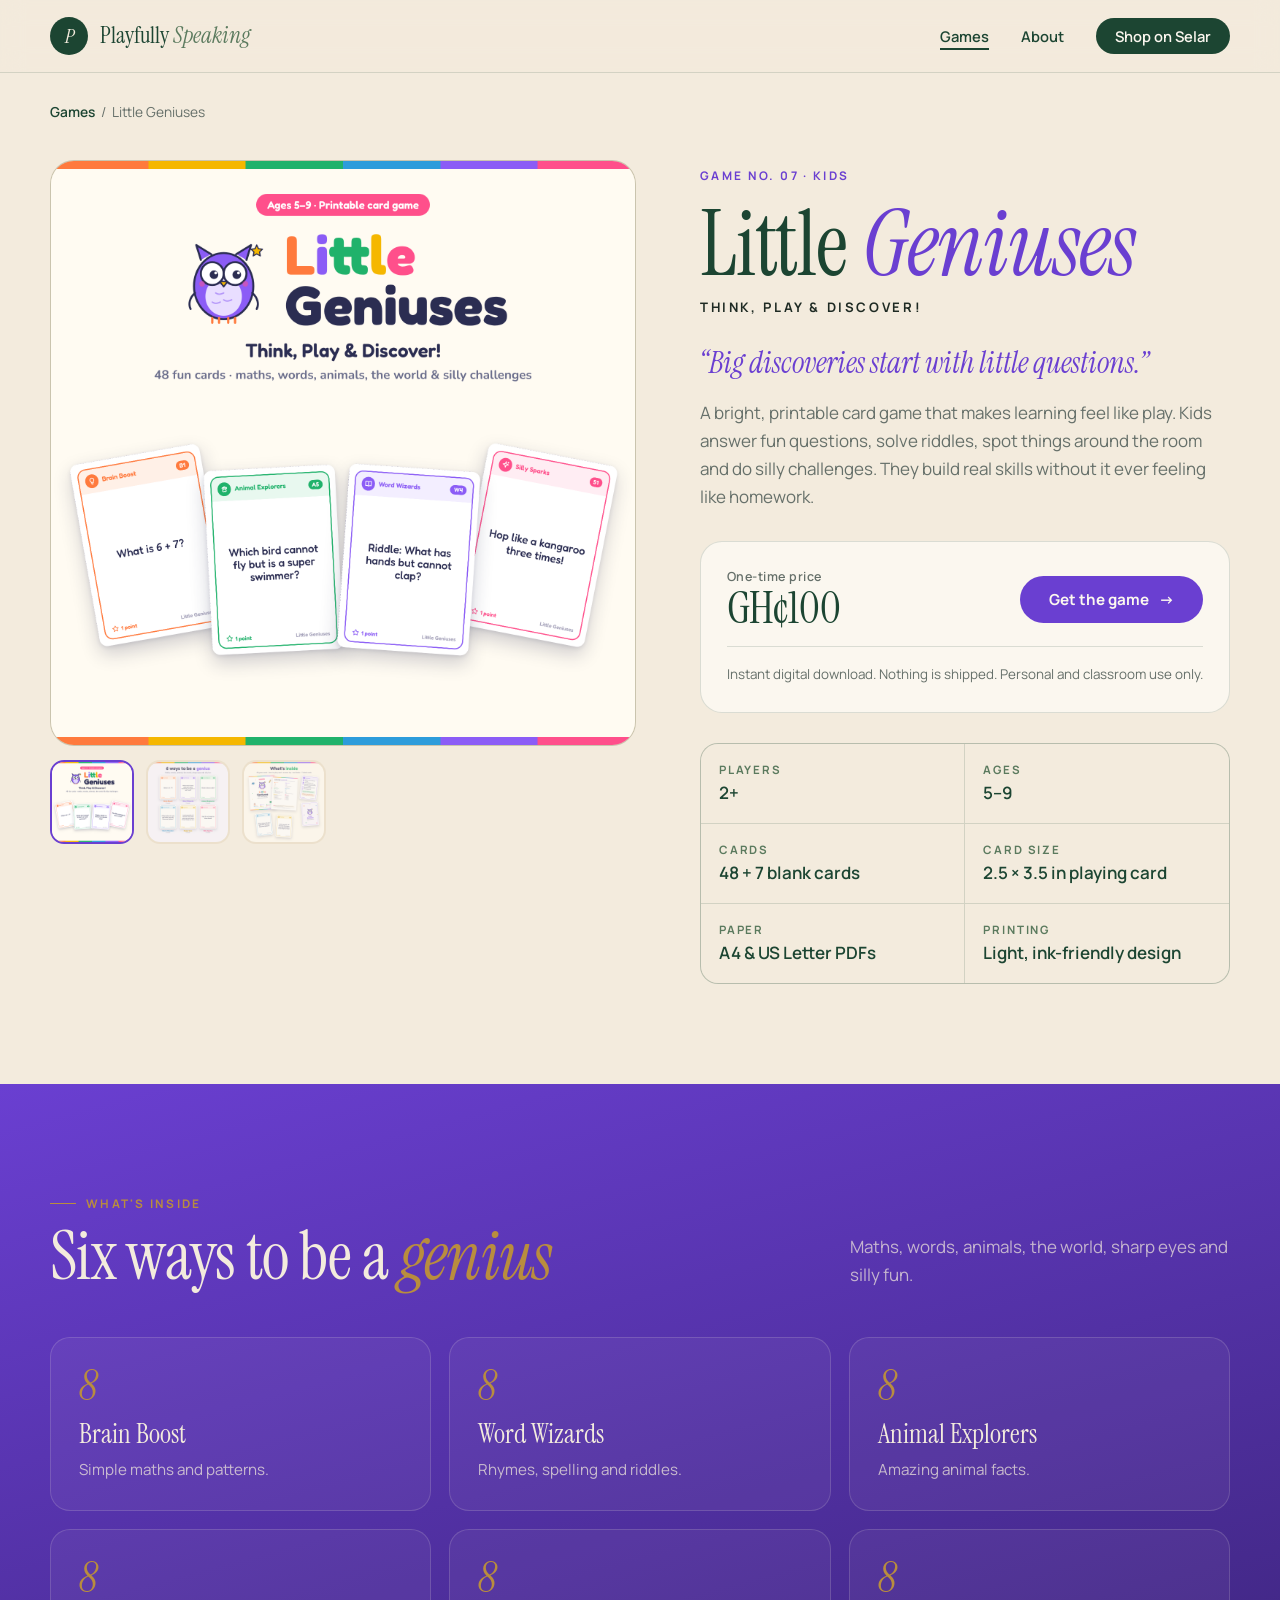
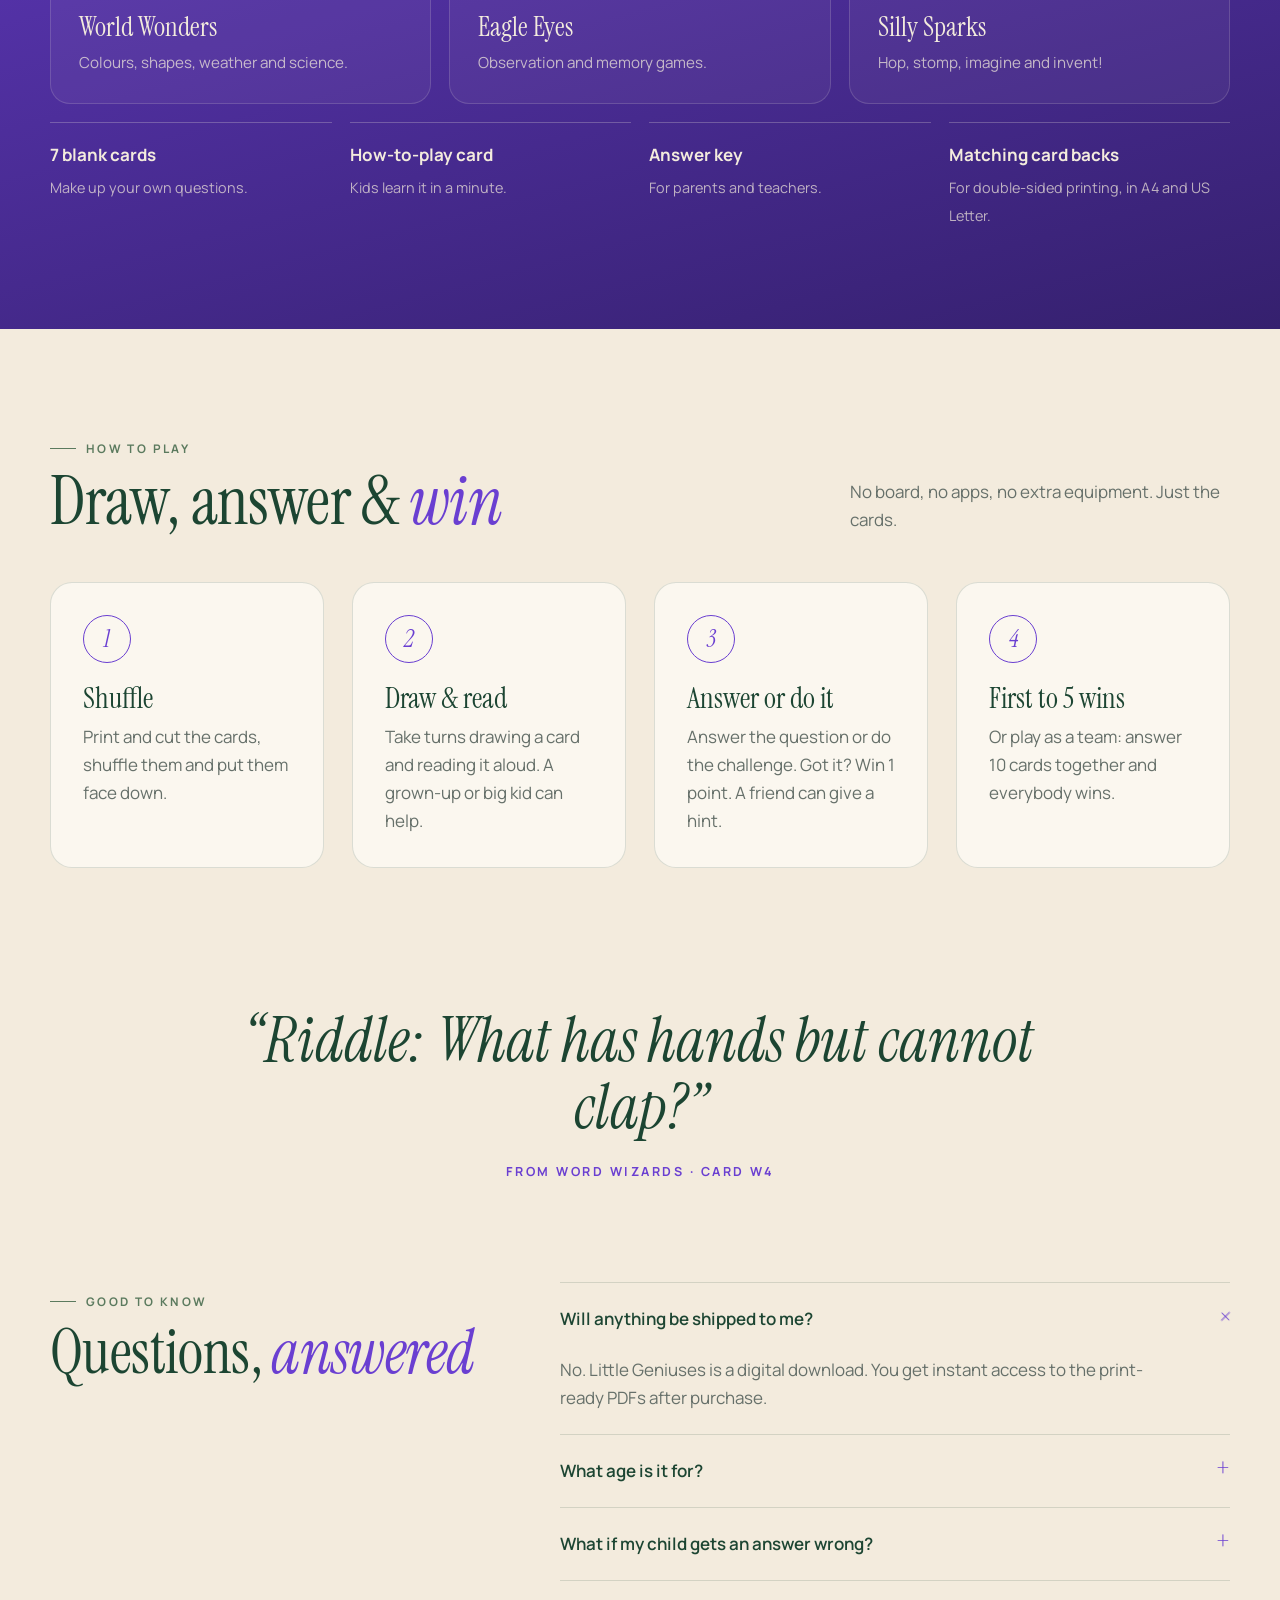
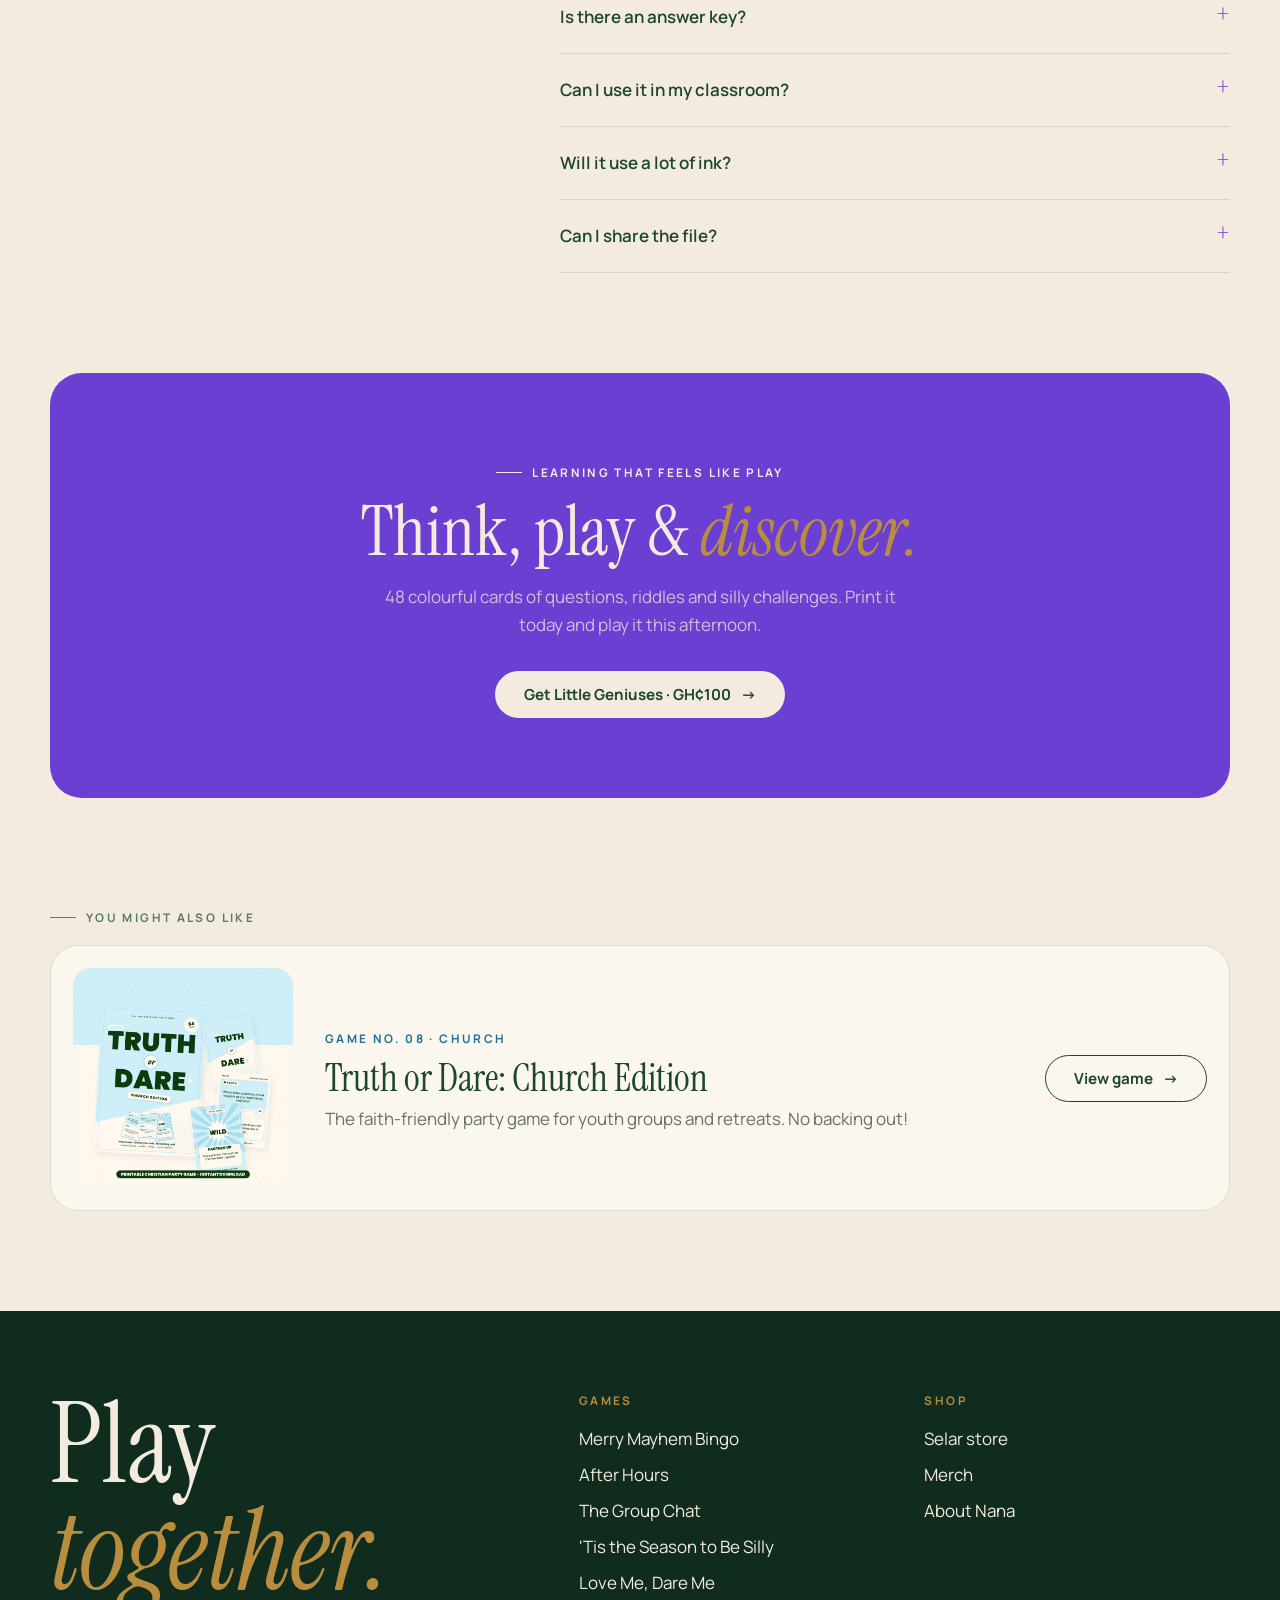
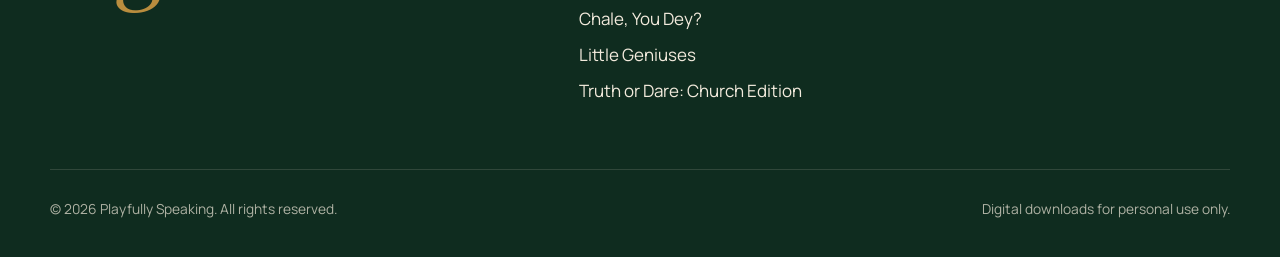
<file: games/little-geniuses.html>
<!doctype html>
<html lang="en">
<head>
  <meta charset="utf-8">
  <meta name="viewport" content="width=device-width, initial-scale=1">
  <title>Little Geniuses · Playfully Speaking</title>
  <meta name="description" content="Little Geniuses: Think, Play &amp; Discover! A printable learning card game for kids aged 5 to 9. 48 cards of maths, words, animals, science and silly challenges.">
  <link rel="preconnect" href="https://fonts.googleapis.com">
  <link rel="preconnect" href="https://fonts.gstatic.com" crossorigin>
  <link href="https://fonts.googleapis.com/css2?family=Instrument+Serif:ital@0;1&family=Manrope:wght@400;500;600;700&display=swap" rel="stylesheet">
  <link rel="stylesheet" href="../assets/styles.css">
  <link rel="icon" href="../favicon.svg" type="image/svg+xml">
  <link rel="icon" href="../favicon-32.png" type="image/png" sizes="32x32">
  <link rel="apple-touch-icon" href="../apple-touch-icon.png">
  <meta name="theme-color" content="#1c4532">
</head>
<body class="theme-geniuses">

  <header class="site-header">
    <div class="wrap bar">
      <a class="logo" href="../index.html"><span class="mark">P</span><span class="name">Playfully <em>Speaking</em></span></a>
      <button class="menu-toggle" aria-label="Open menu" aria-expanded="false"><span></span><span></span></button>
      <ul class="menu">
        <li><a href="../index.html#games" aria-current="page">Games</a></li>
        <li><a href="../index.html#about">About</a></li>
        <li><a class="btn btn-primary btn-sm" href="https://selar.co/m/nana-ama-dadson1" target="_blank" rel="noopener">Shop on Selar</a></li>
      </ul>
    </div>
  </header>

  <main>
    <div class="wrap crumbs"><a href="../index.html#games">Games</a> &nbsp;/&nbsp; Little Geniuses</div>

    <section class="product">
      <div class="wrap product-grid">
        <div class="gallery reveal">
          <div class="main"><img src="../images/geniuses-1.png" alt="Little Geniuses cover with the owl mascot and four sample cards"></div>
          <div class="thumbs">
            <button aria-pressed="true" aria-label="Show image 1"><img src="../images/geniuses-1.png" alt="Little Geniuses cover with the owl mascot and four sample cards"></button>
            <button aria-pressed="false" aria-label="Show image 2"><img src="../images/geniuses-2.png" alt="The six card categories, with eight cards in each"></button>
            <button aria-pressed="false" aria-label="Show image 3"><img src="../images/geniuses-3.png" alt="What's inside: the cover, answer key, how-to-play card, card back and sample cards"></button>
          </div>
        </div>

        <div class="info reveal">
          <span class="no">Game No. 07 · Kids</span>
          <h1 class="display">Little <em>Geniuses</em></h1>
          <div class="subtitle">Think, Play &amp; Discover!</div>
          <p class="tagline">“Big discoveries start with little questions.”</p>
          <p class="desc">A bright, printable card game that makes learning feel like play. Kids answer fun questions, solve riddles, spot things around the room and do silly challenges. They build real skills without it ever feeling like homework.</p>

          <div class="buy-box">
            <div class="row">
              <div class="price"><small>One-time price</small>GH¢100</div>
              <a class="btn btn-accent" href="https://selar.com/195bbw117s" target="_blank" rel="noopener">Get the game <span class="arrow">→</span></a>
            </div>
            <p class="note">Instant digital download. Nothing is shipped. Personal and classroom use only.</p>
          </div>

          <ul class="specs">
            <li><small>Players</small><b>2+</b></li>
            <li><small>Ages</small><b>5–9</b></li>
            <li><small>Cards</small><b>48 + 7 blank cards</b></li>
            <li><small>Card size</small><b>2.5 × 3.5 in playing card</b></li>
            <li><small>Paper</small><b>A4 &amp; US Letter PDFs</b></li>
            <li><small>Printing</small><b>Light, ink-friendly design</b></li>
          </ul>
        </div>
      </div>
    </section>

    <section class="inside">
      <div class="wrap">
        <div class="section-head reveal">
          <div>
            <span class="kicker">What's inside</span>
            <h2 class="display">Six ways to be a <em style="color:var(--gold)">genius</em></h2>
          </div>
          <p>Maths, words, animals, the world, sharp eyes and silly fun.</p>
        </div>
        <div class="tiles">
          <div class="tile reveal"><div class="n">8</div><h4>Brain Boost</h4><p>Simple maths and patterns.</p></div>
          <div class="tile reveal"><div class="n">8</div><h4>Word Wizards</h4><p>Rhymes, spelling and riddles.</p></div>
          <div class="tile reveal"><div class="n">8</div><h4>Animal Explorers</h4><p>Amazing animal facts.</p></div>
          <div class="tile reveal"><div class="n">8</div><h4>World Wonders</h4><p>Colours, shapes, weather and science.</p></div>
          <div class="tile reveal"><div class="n">8</div><h4>Eagle Eyes</h4><p>Observation and memory games.</p></div>
          <div class="tile reveal"><div class="n">8</div><h4>Silly Sparks</h4><p>Hop, stomp, imagine and invent!</p></div>
        </div>
        <div class="bonus reveal">
          <div><strong>7 blank cards</strong><span>Make up your own questions.</span></div>
          <div><strong>How-to-play card</strong><span>Kids learn it in a minute.</span></div>
          <div><strong>Answer key</strong><span>For parents and teachers.</span></div>
          <div><strong>Matching card backs</strong><span>For double-sided printing, in A4 and US Letter.</span></div>
        </div>
      </div>
    </section>

    <section>
      <div class="wrap">
        <div class="section-head reveal">
          <div>
            <span class="kicker">How to play</span>
            <h2 class="display">Draw, answer &amp; <em>win</em></h2>
          </div>
          <p>No board, no apps, no extra equipment. Just the cards.</p>
        </div>
        <div class="steps steps-4">
          <div class="step reveal"><div class="n">1</div><h4>Shuffle</h4><p>Print and cut the cards, shuffle them and put them face down.</p></div>
          <div class="step reveal"><div class="n">2</div><h4>Draw &amp; read</h4><p>Take turns drawing a card and reading it aloud. A grown-up or big kid can help.</p></div>
          <div class="step reveal"><div class="n">3</div><h4>Answer or do it</h4><p>Answer the question or do the challenge. Got it? Win 1 point. A friend can give a hint.</p></div>
          <div class="step reveal"><div class="n">4</div><h4>First to 5 wins</h4><p>Or play as a team: answer 10 cards together and everybody wins.</p></div>
        </div>
      </div>
    </section>

    <div class="quote-band reveal">
      <div class="wrap">
        <blockquote>“Riddle: What has hands but cannot clap?”</blockquote>
        <cite>From Word Wizards · card W4</cite>
      </div>
    </div>

    <section style="padding-top:0">
      <div class="wrap faq-grid">
        <div class="reveal">
          <span class="kicker">Good to know</span>
          <h2 class="display">Questions, <em>answered</em></h2>
        </div>
        <div class="reveal">
          <details open><summary>Will anything be shipped to me?</summary><p>No. Little Geniuses is a digital download. You get instant access to the print-ready PDFs after purchase.</p></details>
          <details><summary>What age is it for?</summary><p>Kids aged 5 to 9. Younger players can team up with a grown-up or a big kid who reads the cards aloud.</p></details>
          <details><summary>What if my child gets an answer wrong?</summary><p>No problem. Put the card at the bottom of the pile and try it again later. Hints are always welcome.</p></details>
          <details><summary>Is there an answer key?</summary><p>Yes. Each card has a code in the corner, like B3 or A7, that matches the answer key for grown-ups. For Silly Sparks and creative answers, any real try counts.</p></details>
          <details><summary>Can I use it in my classroom?</summary><p>Yes. It's made for family game nights, rainy days, classrooms and homeschool, birthday parties, car trips and quiet time.</p></details>
          <details><summary>Will it use a lot of ink?</summary><p>No. The cards have a light, ink-friendly design made for printing at home.</p></details>
          <details><summary>Can I share the file?</summary><p>The game is for personal and classroom use only, so please don't share or resell the file.</p></details>
        </div>
      </div>
    </section>

    <section style="padding-top:0">
      <div class="wrap">
        <div class="cta-band reveal">
          <span class="kicker" style="color:var(--paper)">Learning that feels like play</span>
          <h2 style="margin-top:14px">Think, play &amp; <em>discover.</em></h2>
          <p>48 colourful cards of questions, riddles and silly challenges. Print it today and play it this afternoon.</p>
          <a class="btn btn-primary" href="https://selar.com/195bbw117s" target="_blank" rel="noopener">Get Little Geniuses · GH¢100 <span class="arrow">→</span></a>
        </div>
      </div>
    </section>

    <section style="padding:0">
      <div class="wrap">
        <span class="kicker reveal" style="margin-bottom:18px">You might also like</span>
        <a class="more theme-church reveal" href="truth-or-dare-church-edition.html">
          <img src="../images/church-1.png" alt="Truth or Dare: Church Edition cover">
          <div>
            <span class="no" style="font-size:.74rem;font-weight:700;letter-spacing:.2em;text-transform:uppercase;color:var(--accent)">Game No. 08 · Church</span>
            <h3>Truth or Dare: Church Edition</h3>
            <p>The faith-friendly party game for youth groups and retreats. No backing out!</p>
          </div>
          <span class="btn btn-line">View game <span class="arrow">→</span></span>
        </a>
      </div>
    </section>
  </main>

  <footer class="site-footer">
    <div class="wrap">
      <div class="foot-grid">
        <div class="big">Play <em>together.</em></div>
        <div>
          <h5>Games</h5>
          <ul>
            <li><a href="merry-mayhem-bingo.html">Merry Mayhem Bingo</a></li>
            <li><a href="after-hours.html">After Hours</a></li>
            <li><a href="the-group-chat.html">The Group Chat</a></li>
            <li><a href="tis-the-season-to-be-silly.html">'Tis the Season to Be Silly</a></li>
            <li><a href="love-me-dare-me.html">Love Me, Dare Me</a></li>
            <li><a href="chale-you-dey.html">Chale, You Dey?</a></li>
            <li><a href="little-geniuses.html">Little Geniuses</a></li>
            <li><a href="truth-or-dare-church-edition.html">Truth or Dare: Church Edition</a></li>
          </ul>
        </div>
        <div>
          <h5>Shop</h5>
          <ul>
            <li><a href="https://selar.co/m/nana-ama-dadson1" target="_blank" rel="noopener">Selar store</a></li>
            <li><a href="https://app.amazecommerce.com/shop/playfullyspeaking" target="_blank" rel="noopener">Merch</a></li>
            <li><a href="../index.html#about">About Nana</a></li>
          </ul>
        </div>
      </div>
      <div class="foot-bottom">
        <span>© <span data-year>2026</span> Playfully Speaking. All rights reserved.</span>
        <span>Digital downloads for personal use only.</span>
      </div>
    </div>
  </footer>

  <div class="sticky-buy">
    <div><strong>Little Geniuses</strong><span>GH¢100 · Instant download</span></div>
    <a class="btn btn-accent btn-sm" href="https://selar.com/195bbw117s" target="_blank" rel="noopener">Get it</a>
  </div>

  <script src="../assets/site.js"></script>
</body>
</html>
</file>
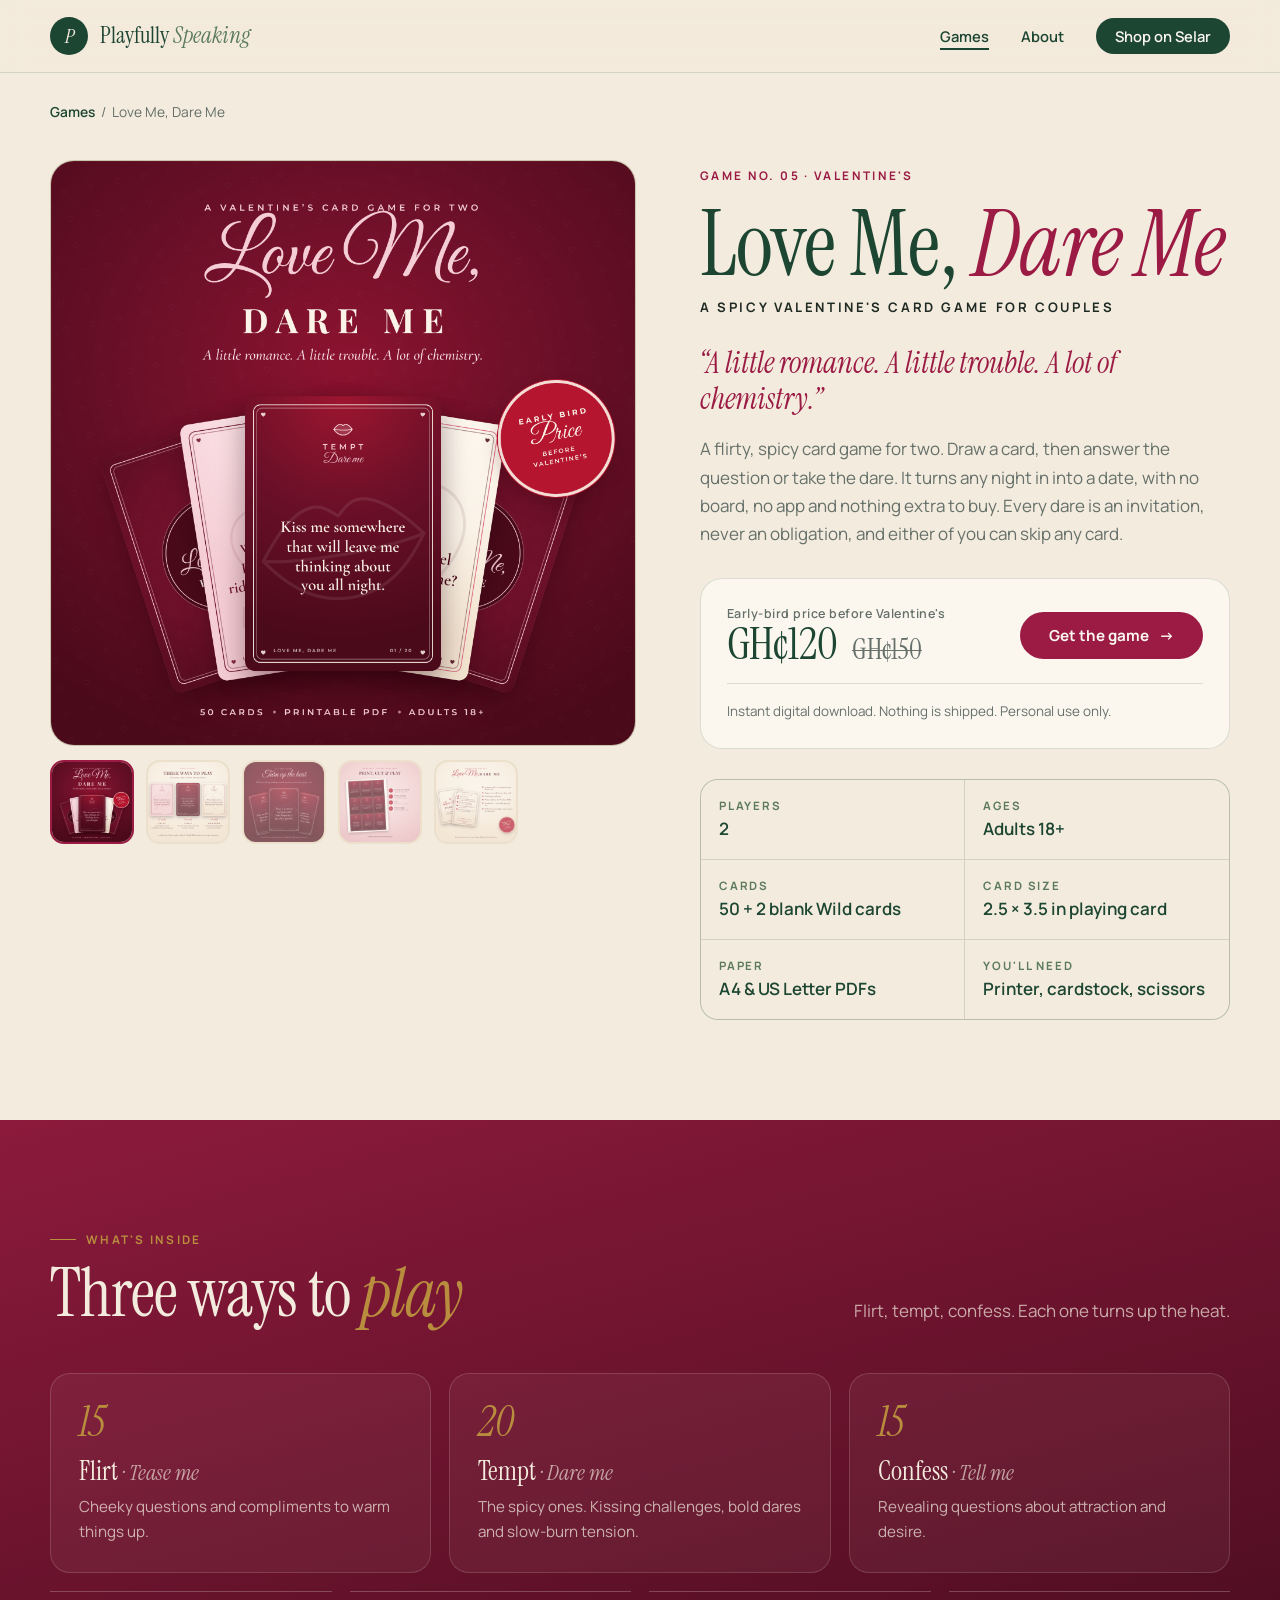
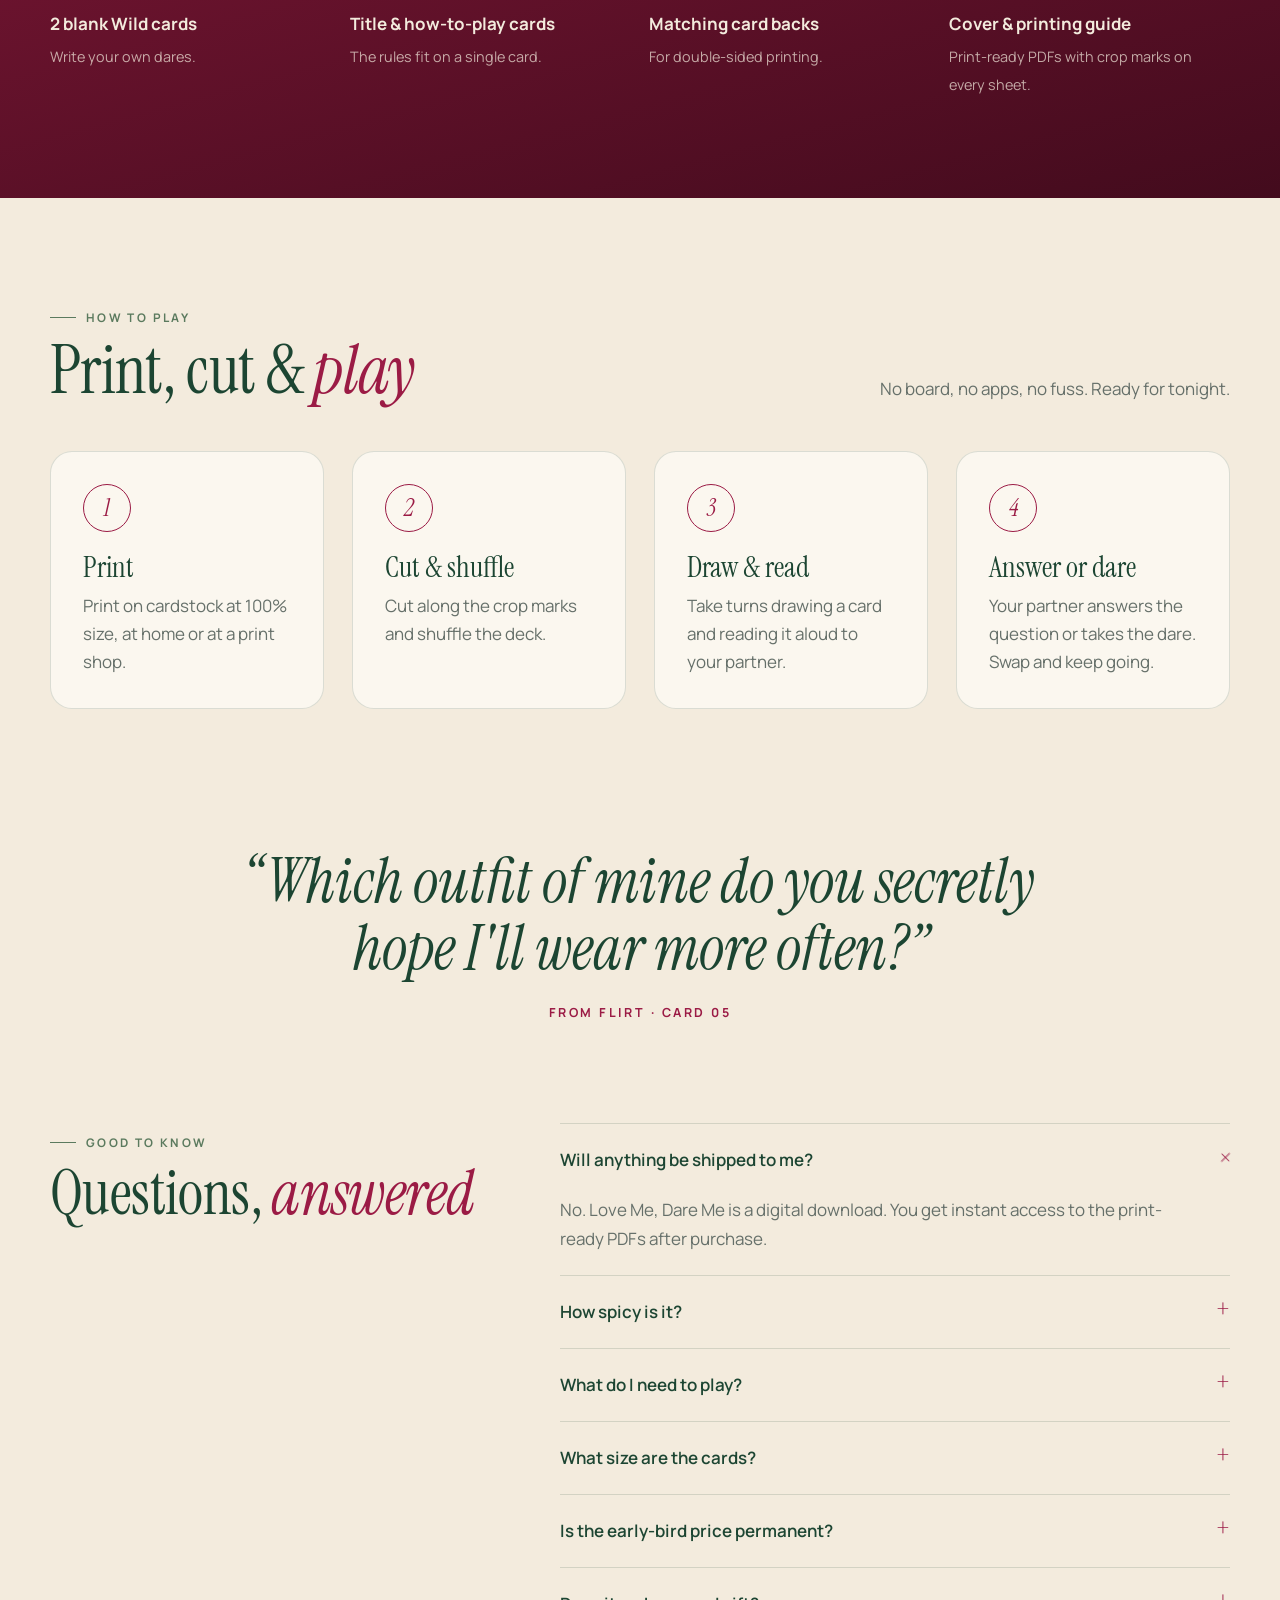
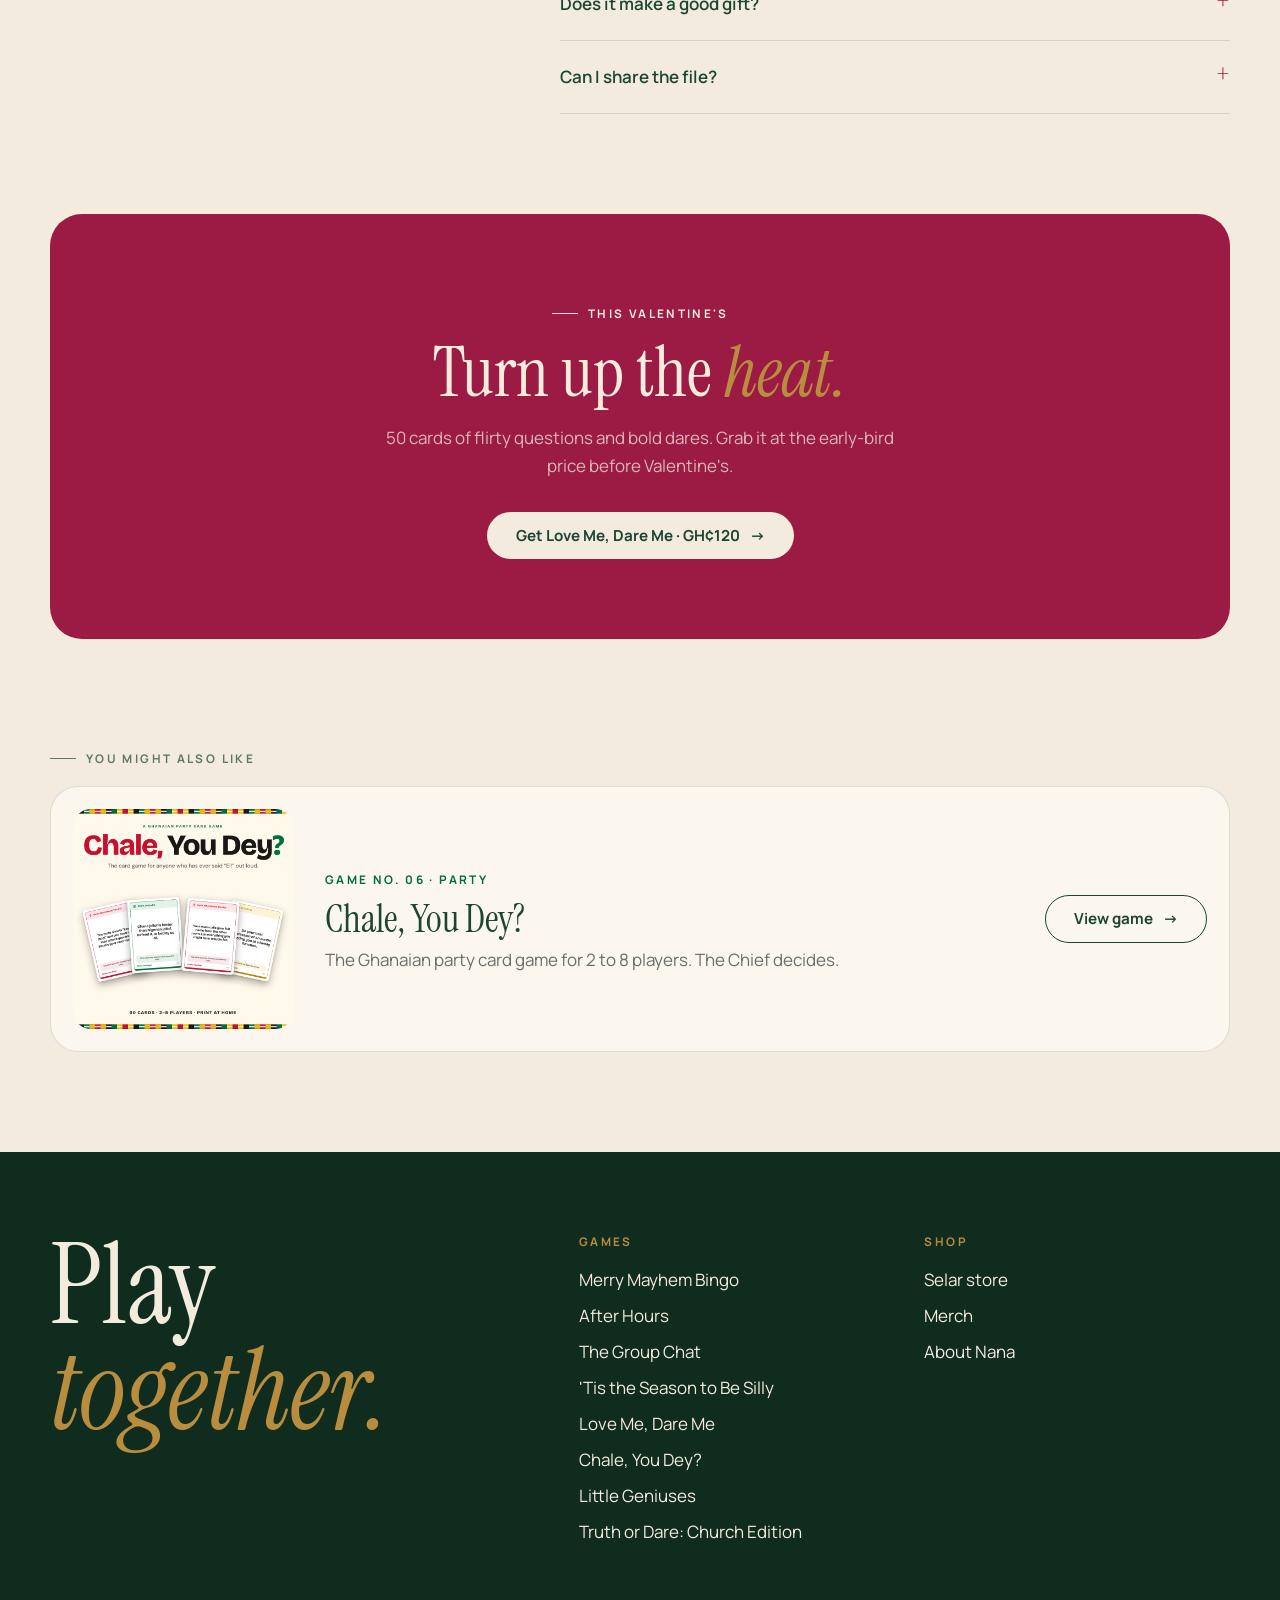
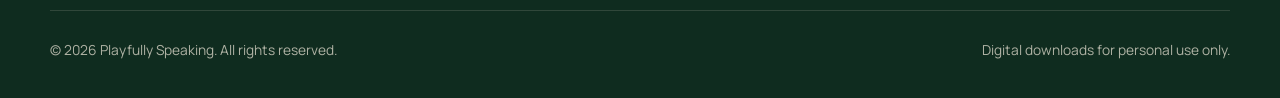
<file: games/love-me-dare-me.html>
<!doctype html>
<html lang="en">
<head>
  <meta charset="utf-8">
  <meta name="viewport" content="width=device-width, initial-scale=1">
  <title>Love Me, Dare Me · Playfully Speaking</title>
  <meta name="description" content="Love Me, Dare Me: A Spicy Valentine's Card Game for Couples. 50 printable cards of flirty questions and bold dares for two. Adults 18+.">
  <link rel="preconnect" href="https://fonts.googleapis.com">
  <link rel="preconnect" href="https://fonts.gstatic.com" crossorigin>
  <link href="https://fonts.googleapis.com/css2?family=Instrument+Serif:ital@0;1&family=Manrope:wght@400;500;600;700&display=swap" rel="stylesheet">
  <link rel="stylesheet" href="../assets/styles.css">
  <link rel="icon" href="../favicon.svg" type="image/svg+xml">
  <link rel="icon" href="../favicon-32.png" type="image/png" sizes="32x32">
  <link rel="apple-touch-icon" href="../apple-touch-icon.png">
  <meta name="theme-color" content="#1c4532">
</head>
<body class="theme-lovemedareme">

  <header class="site-header">
    <div class="wrap bar">
      <a class="logo" href="../index.html"><span class="mark">P</span><span class="name">Playfully <em>Speaking</em></span></a>
      <button class="menu-toggle" aria-label="Open menu" aria-expanded="false"><span></span><span></span></button>
      <ul class="menu">
        <li><a href="../index.html#games" aria-current="page">Games</a></li>
        <li><a href="../index.html#about">About</a></li>
        <li><a class="btn btn-primary btn-sm" href="https://selar.co/m/nana-ama-dadson1" target="_blank" rel="noopener">Shop on Selar</a></li>
      </ul>
    </div>
  </header>

  <main>
    <div class="wrap crumbs"><a href="../index.html#games">Games</a> &nbsp;/&nbsp; Love Me, Dare Me</div>

    <section class="product">
      <div class="wrap product-grid">
        <div class="gallery reveal">
          <div class="main"><img src="../images/lovemedareme-1.png" alt="Love Me, Dare Me cover with a fan of cards on deep red"></div>
          <div class="thumbs">
            <button aria-pressed="true" aria-label="Show image 1"><img src="../images/lovemedareme-1.png" alt="Love Me, Dare Me cover with a fan of cards on deep red"></button>
            <button aria-pressed="false" aria-label="Show image 2"><img src="../images/lovemedareme-2.png" alt="The three ways to play: Flirt, Tempt and Confess cards"></button>
            <button aria-pressed="false" aria-label="Show image 3"><img src="../images/lovemedareme-3.png" alt="Three Tempt cards under the heading Turn up the heat"></button>
            <button aria-pressed="false" aria-label="Show image 4"><img src="../images/lovemedareme-4.png" alt="A printable sheet of cards with the print, cut and play steps"></button>
            <button aria-pressed="false" aria-label="Show image 5"><img src="../images/lovemedareme-5.png" alt="Everything you get: the cover card, how-to-play card and pack contents"></button>
          </div>
        </div>

        <div class="info reveal">
          <span class="no">Game No. 05 · Valentine's</span>
          <h1 class="display">Love Me, <em>Dare Me</em></h1>
          <div class="subtitle">A Spicy Valentine's Card Game for Couples</div>
          <p class="tagline">“A little romance. A little trouble. A lot of chemistry.”</p>
          <p class="desc">A flirty, spicy card game for two. Draw a card, then answer the question or take the dare. It turns any night in into a date, with no board, no app and nothing extra to buy. Every dare is an invitation, never an obligation, and either of you can skip any card.</p>

          <div class="buy-box">
            <div class="row">
              <div class="price"><small>Early-bird price before Valentine's</small>GH¢120 <s class="was">GH¢150</s></div>
              <a class="btn btn-accent" href="https://selar.com/9ht41b3347" target="_blank" rel="noopener">Get the game <span class="arrow">→</span></a>
            </div>
            <p class="note">Instant digital download. Nothing is shipped. Personal use only.</p>
          </div>

          <ul class="specs">
            <li><small>Players</small><b>2</b></li>
            <li><small>Ages</small><b>Adults 18+</b></li>
            <li><small>Cards</small><b>50 + 2 blank Wild cards</b></li>
            <li><small>Card size</small><b>2.5 × 3.5 in playing card</b></li>
            <li><small>Paper</small><b>A4 &amp; US Letter PDFs</b></li>
            <li><small>You'll need</small><b>Printer, cardstock, scissors</b></li>
          </ul>
        </div>
      </div>
    </section>

    <section class="inside">
      <div class="wrap">
        <div class="section-head reveal">
          <div>
            <span class="kicker">What's inside</span>
            <h2 class="display">Three ways to <em style="color:var(--gold)">play</em></h2>
          </div>
          <p>Flirt, tempt, confess. Each one turns up the heat.</p>
        </div>
        <div class="tiles">
          <div class="tile reveal"><div class="n">15</div><h4>Flirt <span class="tile-sub">· Tease me</span></h4><p>Cheeky questions and compliments to warm things up.</p></div>
          <div class="tile reveal"><div class="n">20</div><h4>Tempt <span class="tile-sub">· Dare me</span></h4><p>The spicy ones. Kissing challenges, bold dares and slow-burn tension.</p></div>
          <div class="tile reveal"><div class="n">15</div><h4>Confess <span class="tile-sub">· Tell me</span></h4><p>Revealing questions about attraction and desire.</p></div>
        </div>
        <div class="bonus reveal">
          <div><strong>2 blank Wild cards</strong><span>Write your own dares.</span></div>
          <div><strong>Title &amp; how-to-play cards</strong><span>The rules fit on a single card.</span></div>
          <div><strong>Matching card backs</strong><span>For double-sided printing.</span></div>
          <div><strong>Cover &amp; printing guide</strong><span>Print-ready PDFs with crop marks on every sheet.</span></div>
        </div>
      </div>
    </section>

    <section>
      <div class="wrap">
        <div class="section-head reveal">
          <div>
            <span class="kicker">How to play</span>
            <h2 class="display">Print, cut &amp; <em>play</em></h2>
          </div>
          <p>No board, no apps, no fuss. Ready for tonight.</p>
        </div>
        <div class="steps steps-4">
          <div class="step reveal"><div class="n">1</div><h4>Print</h4><p>Print on cardstock at 100% size, at home or at a print shop.</p></div>
          <div class="step reveal"><div class="n">2</div><h4>Cut &amp; shuffle</h4><p>Cut along the crop marks and shuffle the deck.</p></div>
          <div class="step reveal"><div class="n">3</div><h4>Draw &amp; read</h4><p>Take turns drawing a card and reading it aloud to your partner.</p></div>
          <div class="step reveal"><div class="n">4</div><h4>Answer or dare</h4><p>Your partner answers the question or takes the dare. Swap and keep going.</p></div>
        </div>
      </div>
    </section>

    <div class="quote-band reveal">
      <div class="wrap">
        <blockquote>“Which outfit of mine do you secretly hope I'll wear more often?”</blockquote>
        <cite>From Flirt · card 05</cite>
      </div>
    </div>

    <section style="padding-top:0">
      <div class="wrap faq-grid">
        <div class="reveal">
          <span class="kicker">Good to know</span>
          <h2 class="display">Questions, <em>answered</em></h2>
        </div>
        <div class="reveal">
          <details open><summary>Will anything be shipped to me?</summary><p>No. Love Me, Dare Me is a digital download. You get instant access to the print-ready PDFs after purchase.</p></details>
          <details><summary>How spicy is it?</summary><p>It's made for adults 18+, with flirty questions, kissing challenges and bold dares. Every dare is an invitation, never an obligation, and either of you can skip any card with no explanation needed.</p></details>
          <details><summary>What do I need to play?</summary><p>A printer, cardstock and scissors. Print at 100% size and cut along the guides. No board or apps needed.</p></details>
          <details><summary>What size are the cards?</summary><p>Standard playing-card size, 2.5 × 3.5 inches, on A4 or US Letter sheets.</p></details>
          <details><summary>Is the early-bird price permanent?</summary><p>No. GH¢120 is the early-bird price before Valentine's. It goes back to the full price of GH¢150 for Valentine's Day.</p></details>
          <details><summary>Does it make a good gift?</summary><p>Yes. It's made for Valentine's Day, anniversaries and date nights at home, and makes a thoughtful gift for your partner.</p></details>
          <details><summary>Can I share the file?</summary><p>The game is for personal use only, so please don't share or resell the file.</p></details>
        </div>
      </div>
    </section>

    <section style="padding-top:0">
      <div class="wrap">
        <div class="cta-band reveal">
          <span class="kicker" style="color:var(--paper)">This Valentine's</span>
          <h2 style="margin-top:14px">Turn up the <em>heat.</em></h2>
          <p>50 cards of flirty questions and bold dares. Grab it at the early-bird price before Valentine's.</p>
          <a class="btn btn-primary" href="https://selar.com/9ht41b3347" target="_blank" rel="noopener">Get Love Me, Dare Me · GH¢120 <span class="arrow">→</span></a>
        </div>
      </div>
    </section>

    <section style="padding:0">
      <div class="wrap">
        <span class="kicker reveal" style="margin-bottom:18px">You might also like</span>
        <a class="more theme-chale reveal" href="chale-you-dey.html">
          <img src="../images/chale-1.png" alt="Chale, You Dey? cover with sample cards">
          <div>
            <span class="no" style="font-size:.74rem;font-weight:700;letter-spacing:.2em;text-transform:uppercase;color:var(--accent)">Game No. 06 · Party</span>
            <h3>Chale, You Dey?</h3>
            <p>The Ghanaian party card game for 2 to 8 players. The Chief decides.</p>
          </div>
          <span class="btn btn-line">View game <span class="arrow">→</span></span>
        </a>
      </div>
    </section>
  </main>

  <footer class="site-footer">
    <div class="wrap">
      <div class="foot-grid">
        <div class="big">Play <em>together.</em></div>
        <div>
          <h5>Games</h5>
          <ul>
            <li><a href="merry-mayhem-bingo.html">Merry Mayhem Bingo</a></li>
            <li><a href="after-hours.html">After Hours</a></li>
            <li><a href="the-group-chat.html">The Group Chat</a></li>
            <li><a href="tis-the-season-to-be-silly.html">'Tis the Season to Be Silly</a></li>
            <li><a href="love-me-dare-me.html">Love Me, Dare Me</a></li>
            <li><a href="chale-you-dey.html">Chale, You Dey?</a></li>
            <li><a href="little-geniuses.html">Little Geniuses</a></li>
            <li><a href="truth-or-dare-church-edition.html">Truth or Dare: Church Edition</a></li>
          </ul>
        </div>
        <div>
          <h5>Shop</h5>
          <ul>
            <li><a href="https://selar.co/m/nana-ama-dadson1" target="_blank" rel="noopener">Selar store</a></li>
            <li><a href="https://app.amazecommerce.com/shop/playfullyspeaking" target="_blank" rel="noopener">Merch</a></li>
            <li><a href="../index.html#about">About Nana</a></li>
          </ul>
        </div>
      </div>
      <div class="foot-bottom">
        <span>© <span data-year>2026</span> Playfully Speaking. All rights reserved.</span>
        <span>Digital downloads for personal use only.</span>
      </div>
    </div>
  </footer>

  <div class="sticky-buy">
    <div><strong>Love Me, Dare Me</strong><span>GH¢120 early bird · Instant download</span></div>
    <a class="btn btn-accent btn-sm" href="https://selar.com/9ht41b3347" target="_blank" rel="noopener">Get it</a>
  </div>

  <script src="../assets/site.js"></script>
</body>
</html>
</file>
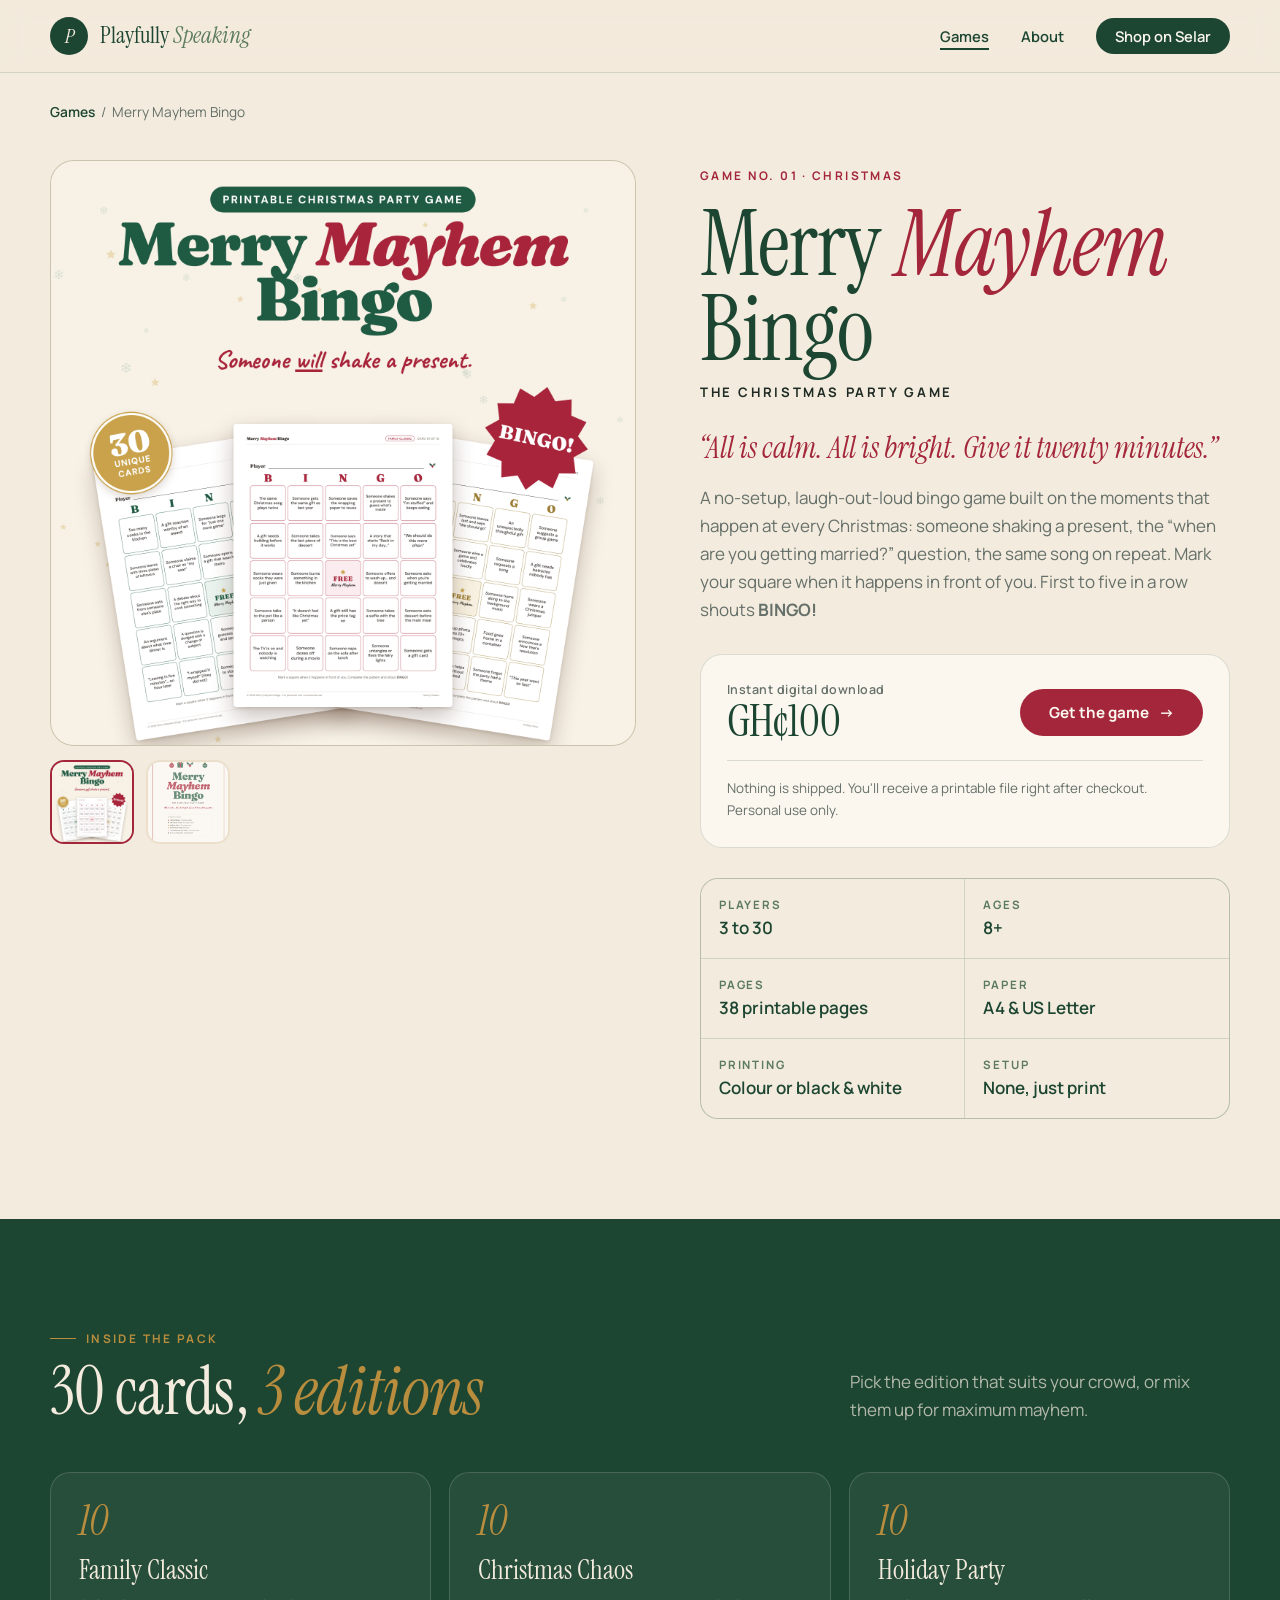
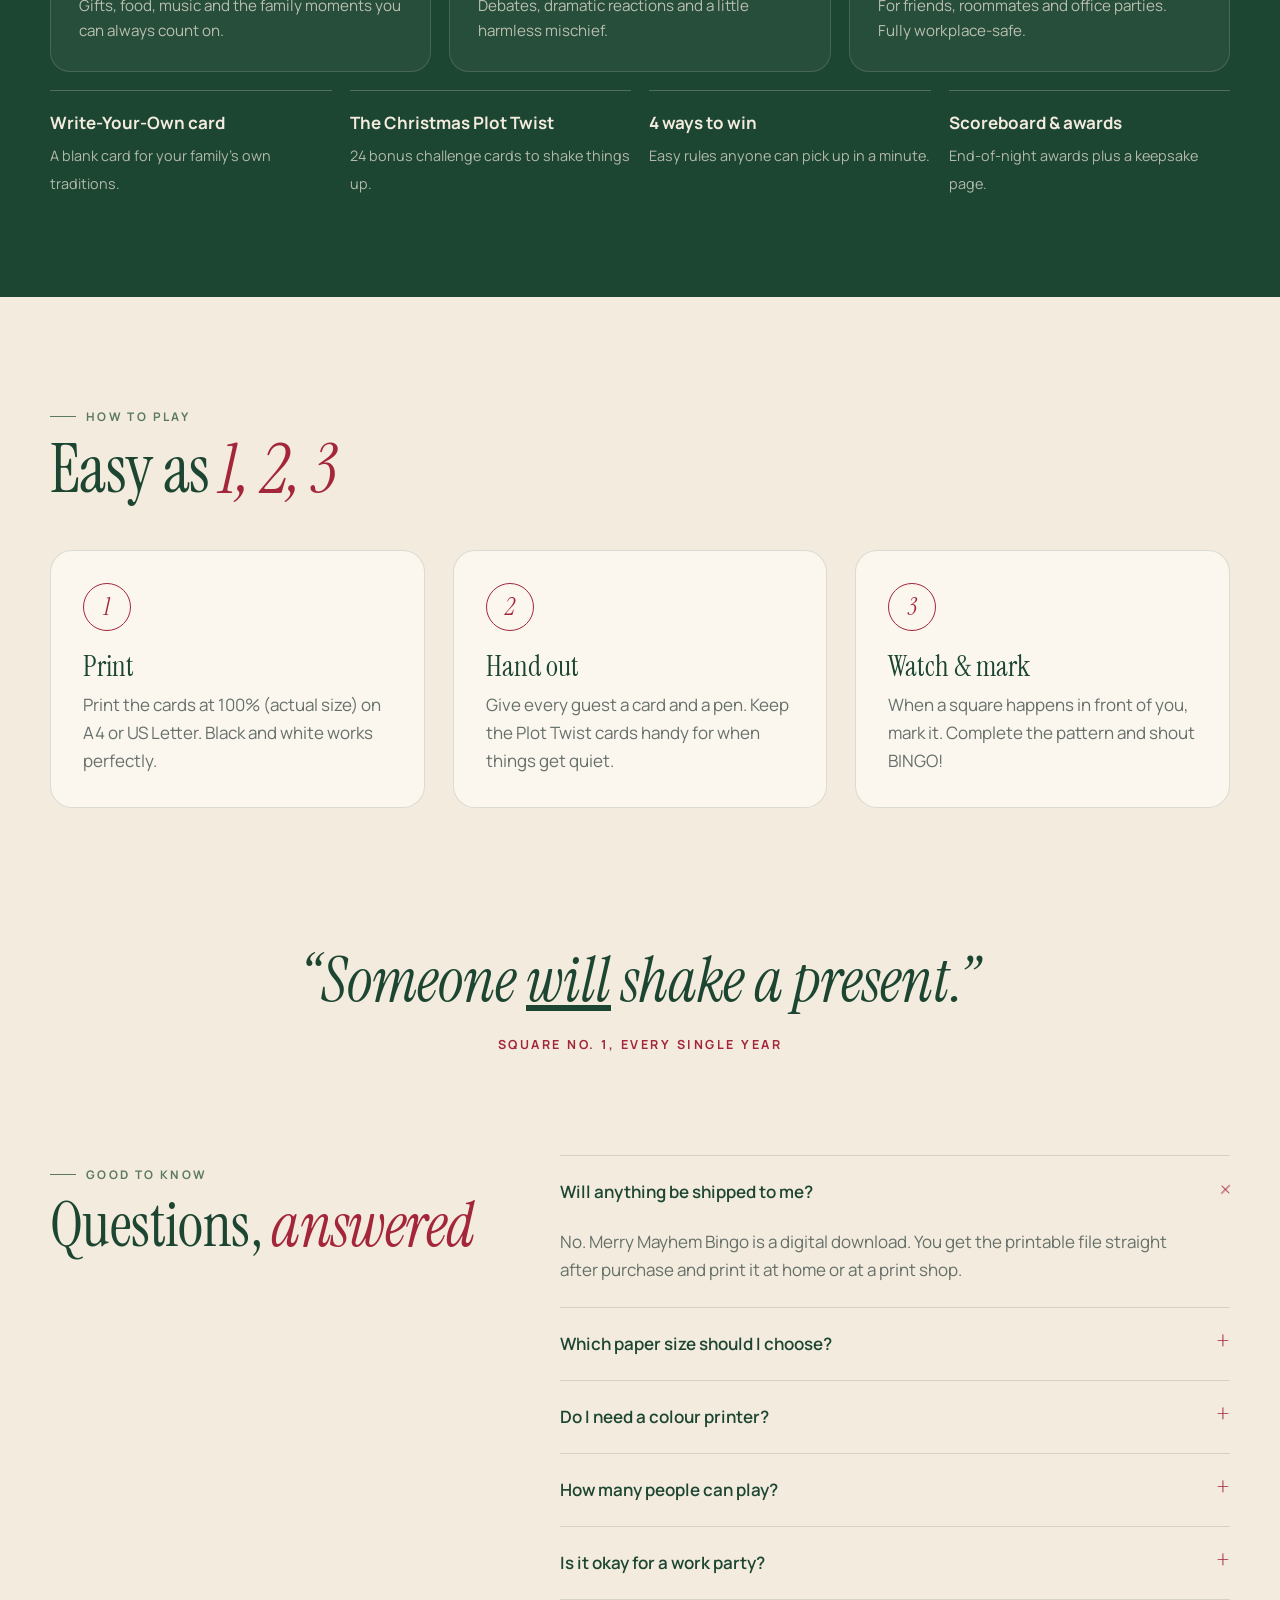
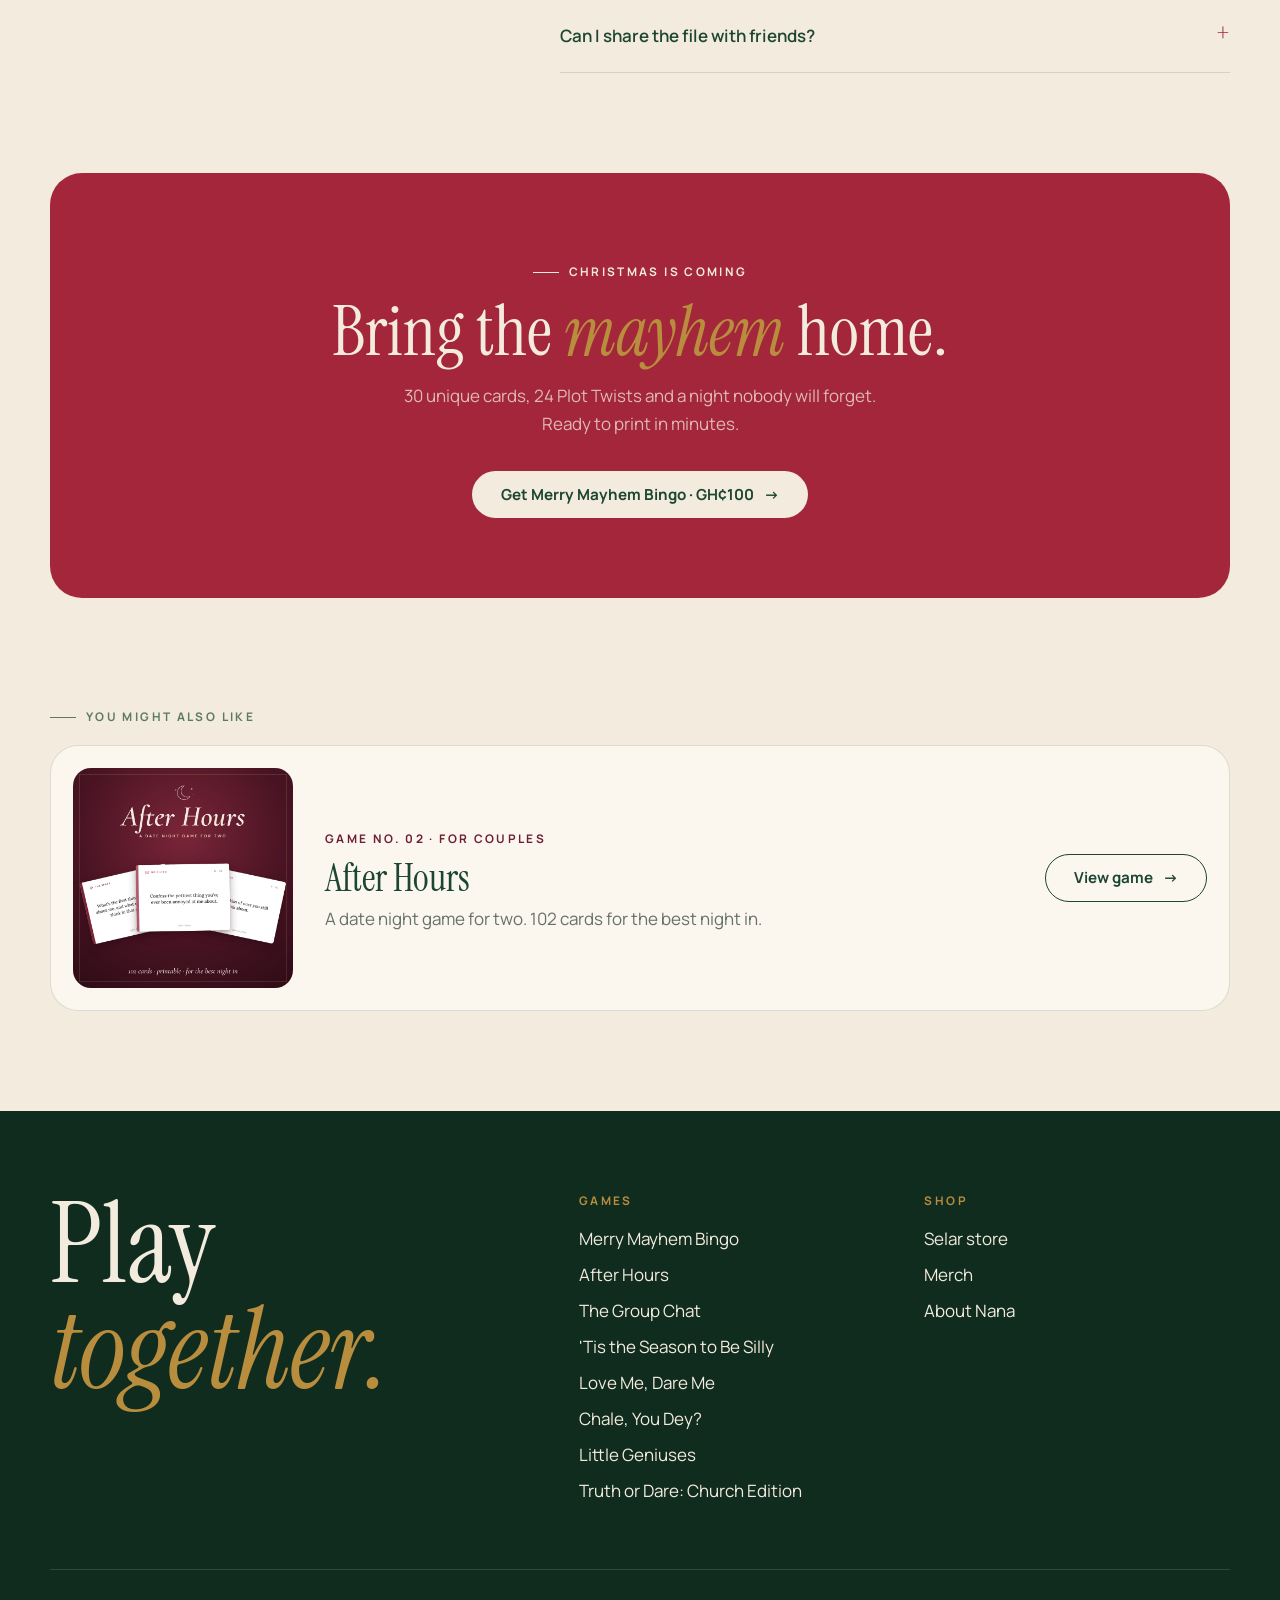
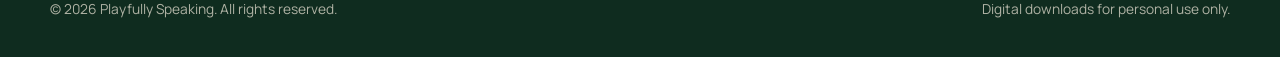
<file: games/merry-mayhem-bingo.html>
<!doctype html>
<html lang="en">
<head>
  <meta charset="utf-8">
  <meta name="viewport" content="width=device-width, initial-scale=1">
  <title>Merry Mayhem Bingo · Playfully Speaking</title>
  <meta name="description" content="Merry Mayhem Bingo: The Christmas Party Game. 30 unique printable bingo cards for 3 to 30 players, ages 8+.">
  <link rel="preconnect" href="https://fonts.googleapis.com">
  <link rel="preconnect" href="https://fonts.gstatic.com" crossorigin>
  <link href="https://fonts.googleapis.com/css2?family=Instrument+Serif:ital@0;1&family=Manrope:wght@400;500;600;700&display=swap" rel="stylesheet">
  <link rel="stylesheet" href="../assets/styles.css">
  <link rel="icon" href="../favicon.svg" type="image/svg+xml">
  <link rel="icon" href="../favicon-32.png" type="image/png" sizes="32x32">
  <link rel="apple-touch-icon" href="../apple-touch-icon.png">
  <meta name="theme-color" content="#1c4532">
</head>
<body class="theme-bingo">

  <header class="site-header">
    <div class="wrap bar">
      <a class="logo" href="../index.html"><span class="mark">P</span><span class="name">Playfully <em>Speaking</em></span></a>
      <button class="menu-toggle" aria-label="Open menu" aria-expanded="false"><span></span><span></span></button>
      <ul class="menu">
        <li><a href="../index.html#games" aria-current="page">Games</a></li>
        <li><a href="../index.html#about">About</a></li>
        <li><a class="btn btn-primary btn-sm" href="https://selar.co/m/nana-ama-dadson1" target="_blank" rel="noopener">Shop on Selar</a></li>
      </ul>
    </div>
  </header>

  <main>
    <div class="wrap crumbs"><a href="../index.html#games">Games</a> &nbsp;/&nbsp; Merry Mayhem Bingo</div>

    <section class="product">
      <div class="wrap product-grid">
        <div class="gallery reveal">
          <div class="main"><img src="../images/bingo-1.png" alt="Merry Mayhem Bingo cards laid out with a 30 unique cards badge"></div>
          <div class="thumbs">
            <button aria-pressed="true" aria-label="Show image 1"><img src="../images/bingo-1.png" alt="Merry Mayhem Bingo cards laid out with a 30 unique cards badge"></button>
            <button aria-pressed="false" aria-label="Show image 2"><img src="../images/bingo-2.png" alt="Merry Mayhem Bingo cover page listing what's inside the pack"></button>
          </div>
        </div>

        <div class="info reveal">
          <span class="no">Game No. 01 · Christmas</span>
          <h1 class="display">Merry <em>Mayhem</em> Bingo</h1>
          <div class="subtitle">The Christmas Party Game</div>
          <p class="tagline">“All is calm. All is bright. Give it twenty minutes.”</p>
          <p class="desc">A no-setup, laugh-out-loud bingo game built on the moments that happen at every Christmas: someone shaking a present, the “when are you getting married?” question, the same song on repeat. Mark your square when it happens in front of you. First to five in a row shouts <strong>BINGO!</strong></p>

          <div class="buy-box">
            <div class="row">
              <div class="price"><small>Instant digital download</small>GH¢100</div>
              <a class="btn btn-accent" href="https://selar.com/93g1m27329" target="_blank" rel="noopener">Get the game <span class="arrow">→</span></a>
            </div>
            <p class="note">Nothing is shipped. You'll receive a printable file right after checkout. Personal use only.</p>
          </div>

          <ul class="specs">
            <li><small>Players</small><b>3 to 30</b></li>
            <li><small>Ages</small><b>8+</b></li>
            <li><small>Pages</small><b>38 printable pages</b></li>
            <li><small>Paper</small><b>A4 &amp; US Letter</b></li>
            <li><small>Printing</small><b>Colour or black &amp; white</b></li>
            <li><small>Setup</small><b>None, just print</b></li>
          </ul>
        </div>
      </div>
    </section>

    <section class="inside">
      <div class="wrap">
        <div class="section-head reveal">
          <div>
            <span class="kicker">Inside the pack</span>
            <h2 class="display">30 cards, <em style="color:var(--gold)">3 editions</em></h2>
          </div>
          <p>Pick the edition that suits your crowd, or mix them up for maximum mayhem.</p>
        </div>
        <div class="tiles">
          <div class="tile reveal"><div class="n">10</div><h4>Family Classic</h4><p>Gifts, food, music and the family moments you can always count on.</p></div>
          <div class="tile reveal"><div class="n">10</div><h4>Christmas Chaos</h4><p>Debates, dramatic reactions and a little harmless mischief.</p></div>
          <div class="tile reveal"><div class="n">10</div><h4>Holiday Party</h4><p>For friends, roommates and office parties. Fully workplace-safe.</p></div>
        </div>
        <div class="bonus reveal">
          <div><strong>Write-Your-Own card</strong><span>A blank card for your family's own traditions.</span></div>
          <div><strong>The Christmas Plot Twist</strong><span>24 bonus challenge cards to shake things up.</span></div>
          <div><strong>4 ways to win</strong><span>Easy rules anyone can pick up in a minute.</span></div>
          <div><strong>Scoreboard &amp; awards</strong><span>End-of-night awards plus a keepsake page.</span></div>
        </div>
      </div>
    </section>

    <section>
      <div class="wrap">
        <div class="section-head reveal">
          <div>
            <span class="kicker">How to play</span>
            <h2 class="display">Easy as <em>1, 2, 3</em></h2>
          </div>
        </div>
        <div class="steps">
          <div class="step reveal"><div class="n">1</div><h4>Print</h4><p>Print the cards at 100% (actual size) on A4 or US Letter. Black and white works perfectly.</p></div>
          <div class="step reveal"><div class="n">2</div><h4>Hand out</h4><p>Give every guest a card and a pen. Keep the Plot Twist cards handy for when things get quiet.</p></div>
          <div class="step reveal"><div class="n">3</div><h4>Watch &amp; mark</h4><p>When a square happens in front of you, mark it. Complete the pattern and shout BINGO!</p></div>
        </div>
      </div>
    </section>

    <div class="quote-band reveal">
      <div class="wrap">
        <blockquote>“Someone <u>will</u> shake a present.”</blockquote>
        <cite>Square no. 1, every single year</cite>
      </div>
    </div>

    <section style="padding-top:0">
      <div class="wrap faq-grid">
        <div class="reveal">
          <span class="kicker">Good to know</span>
          <h2 class="display">Questions, <em>answered</em></h2>
        </div>
        <div class="reveal">
          <details open><summary>Will anything be shipped to me?</summary><p>No. Merry Mayhem Bingo is a digital download. You get the printable file straight after purchase and print it at home or at a print shop.</p></details>
          <details><summary>Which paper size should I choose?</summary><p>Choose A4 if you're in Ghana, the UK, Europe, Africa, Australia or most other regions. Choose US Letter if you're in the USA or Canada. Always print at 100% / actual size.</p></details>
          <details><summary>Do I need a colour printer?</summary><p>Not at all. The cards are designed to look great in black and white too.</p></details>
          <details><summary>How many people can play?</summary><p>Anywhere from 3 to 30 players, ages 8 and up. With 30 unique cards, everyone gets their own.</p></details>
          <details><summary>Is it okay for a work party?</summary><p>Yes. The Holiday Party edition is written for friends, roommates and office parties, and it's fully workplace-safe.</p></details>
          <details><summary>Can I share the file with friends?</summary><p>The game is for personal use only, so please don't share or resell the file. Your friends can grab their own copy on Selar.</p></details>
        </div>
      </div>
    </section>

    <section style="padding-top:0">
      <div class="wrap">
        <div class="cta-band reveal">
          <span class="kicker" style="color:var(--paper)">Christmas is coming</span>
          <h2 style="margin-top:14px">Bring the <em>mayhem</em> home.</h2>
          <p>30 unique cards, 24 Plot Twists and a night nobody will forget. Ready to print in minutes.</p>
          <a class="btn btn-primary" href="https://selar.com/93g1m27329" target="_blank" rel="noopener">Get Merry Mayhem Bingo · GH¢100 <span class="arrow">→</span></a>
        </div>
      </div>
    </section>

    <section style="padding:0">
      <div class="wrap">
        <span class="kicker reveal" style="margin-bottom:18px">You might also like</span>
        <a class="more theme-afterhours reveal" href="after-hours.html">
          <img src="../images/afterhours-1.png" alt="After Hours date night cards">
          <div>
            <span class="no" style="font-size:.74rem;font-weight:700;letter-spacing:.2em;text-transform:uppercase;color:var(--accent)">Game No. 02 · For couples</span>
            <h3>After Hours</h3>
            <p>A date night game for two. 102 cards for the best night in.</p>
          </div>
          <span class="btn btn-line">View game <span class="arrow">→</span></span>
        </a>
      </div>
    </section>
  </main>

  <footer class="site-footer">
    <div class="wrap">
      <div class="foot-grid">
        <div class="big">Play <em>together.</em></div>
        <div>
          <h5>Games</h5>
          <ul>
            <li><a href="merry-mayhem-bingo.html">Merry Mayhem Bingo</a></li>
            <li><a href="after-hours.html">After Hours</a></li>
            <li><a href="the-group-chat.html">The Group Chat</a></li>
            <li><a href="tis-the-season-to-be-silly.html">'Tis the Season to Be Silly</a></li>
            <li><a href="love-me-dare-me.html">Love Me, Dare Me</a></li>
            <li><a href="chale-you-dey.html">Chale, You Dey?</a></li>
            <li><a href="little-geniuses.html">Little Geniuses</a></li>
            <li><a href="truth-or-dare-church-edition.html">Truth or Dare: Church Edition</a></li>
          </ul>
        </div>
        <div>
          <h5>Shop</h5>
          <ul>
            <li><a href="https://selar.co/m/nana-ama-dadson1" target="_blank" rel="noopener">Selar store</a></li>
            <li><a href="https://app.amazecommerce.com/shop/playfullyspeaking" target="_blank" rel="noopener">Merch</a></li>
            <li><a href="../index.html#about">About Nana</a></li>
          </ul>
        </div>
      </div>
      <div class="foot-bottom">
        <span>© <span data-year>2026</span> Playfully Speaking. All rights reserved.</span>
        <span>Digital downloads for personal use only.</span>
      </div>
    </div>
  </footer>

  <div class="sticky-buy">
    <div><strong>Merry Mayhem Bingo</strong><span>GH¢100 · Instant download</span></div>
    <a class="btn btn-accent btn-sm" href="https://selar.com/93g1m27329" target="_blank" rel="noopener">Get it</a>
  </div>

  <script src="../assets/site.js"></script>
</body>
</html>
</file>
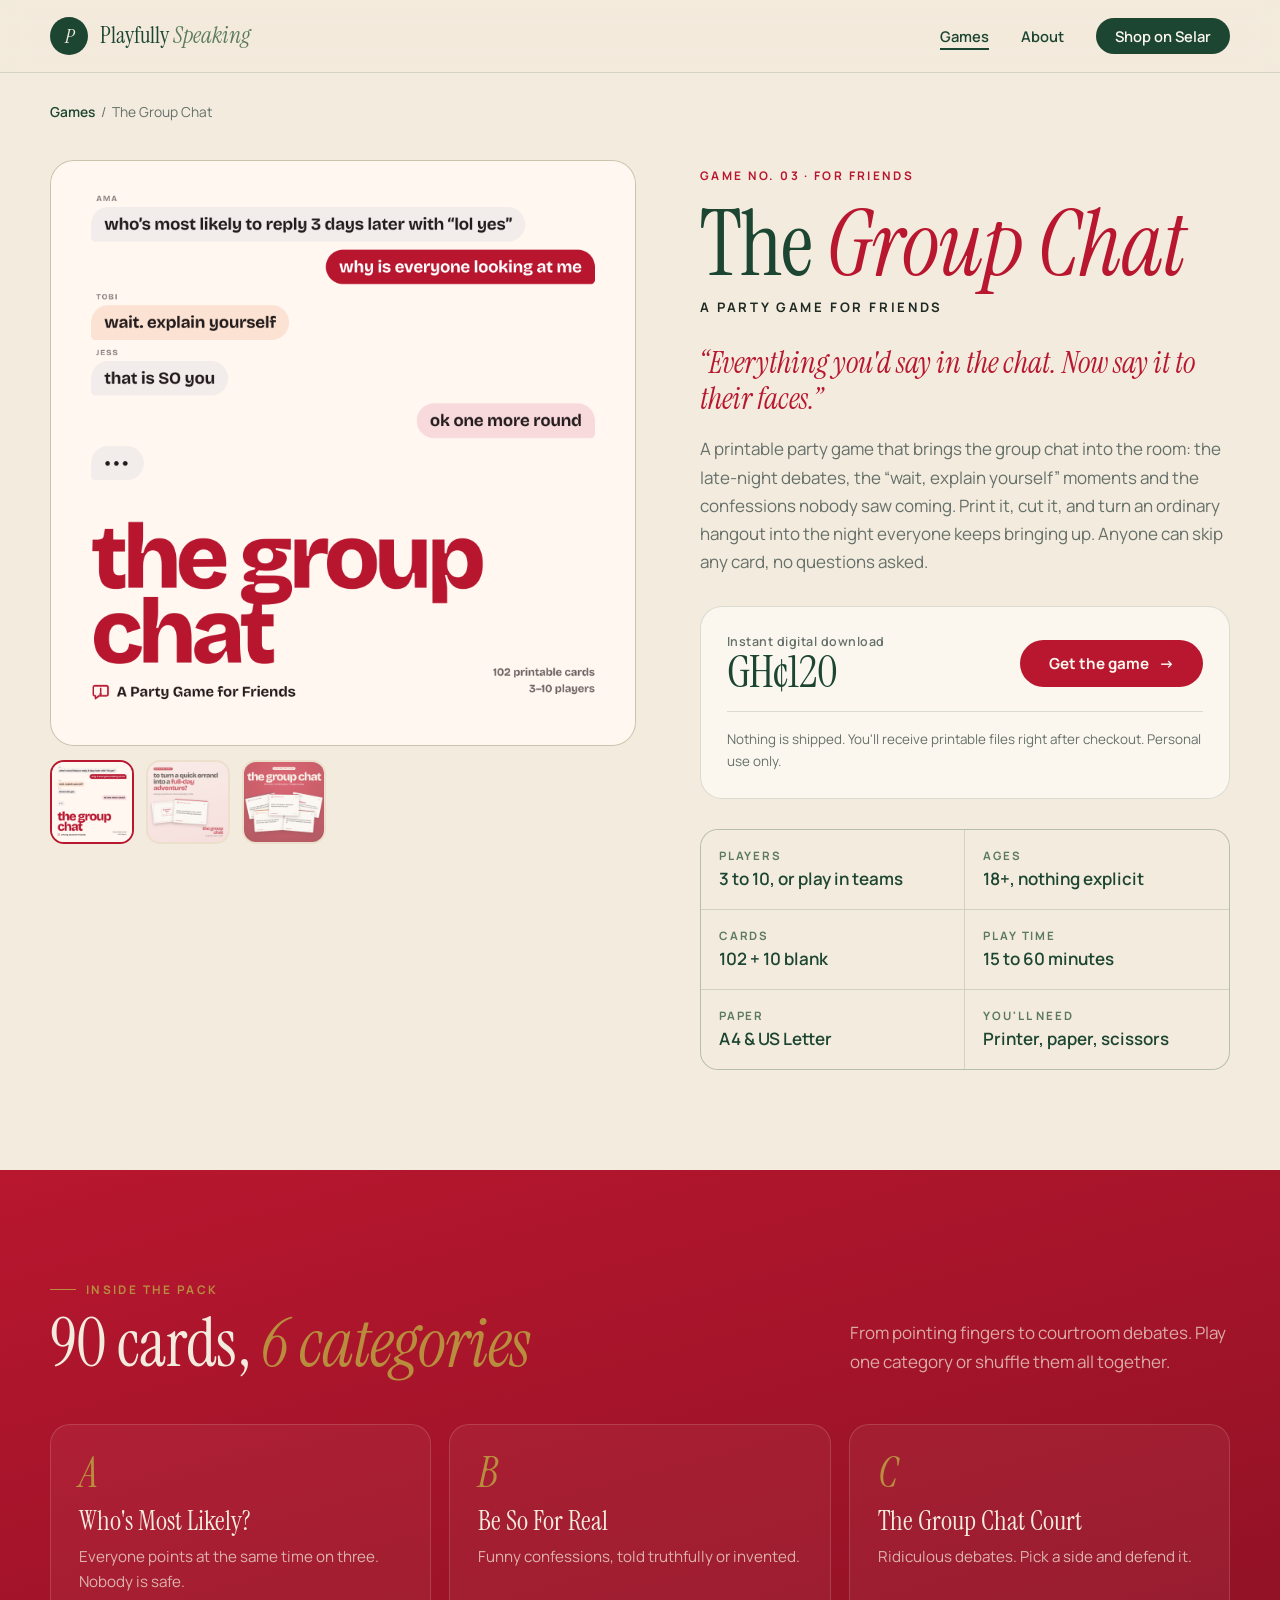
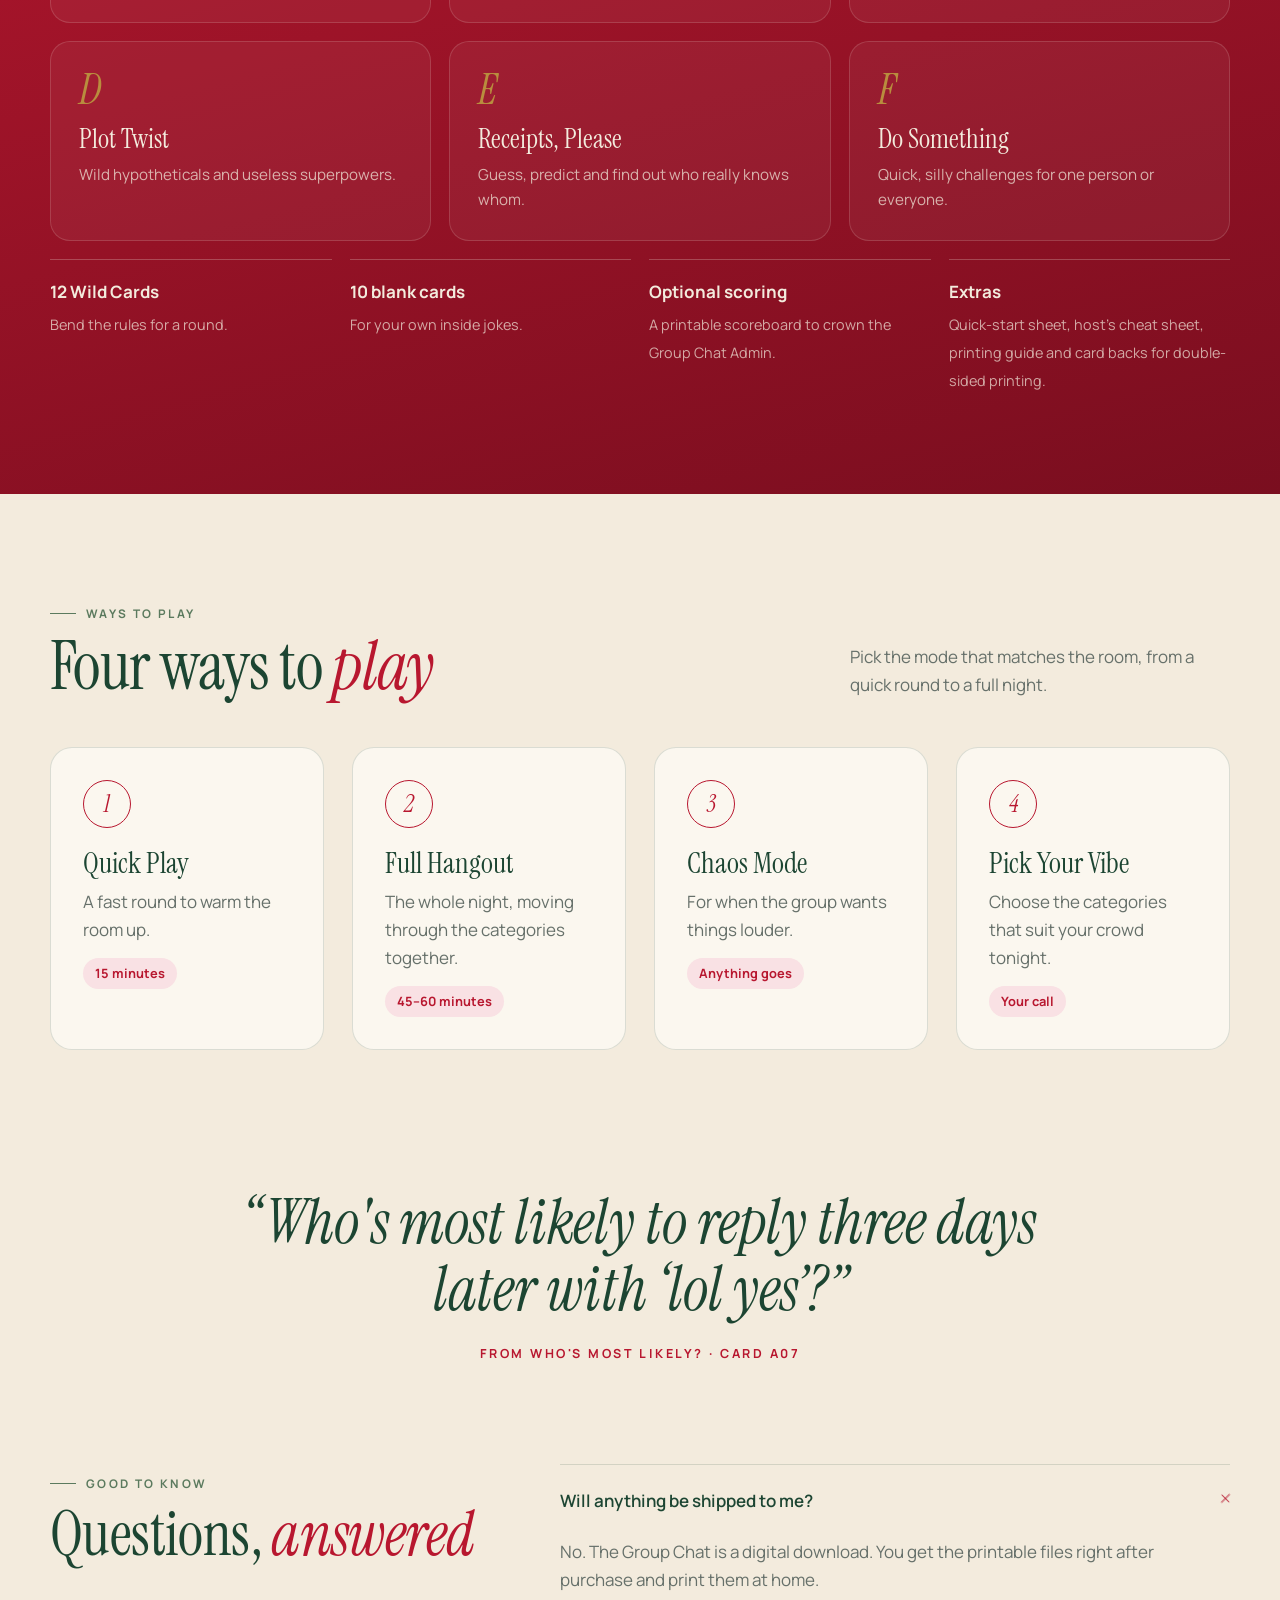
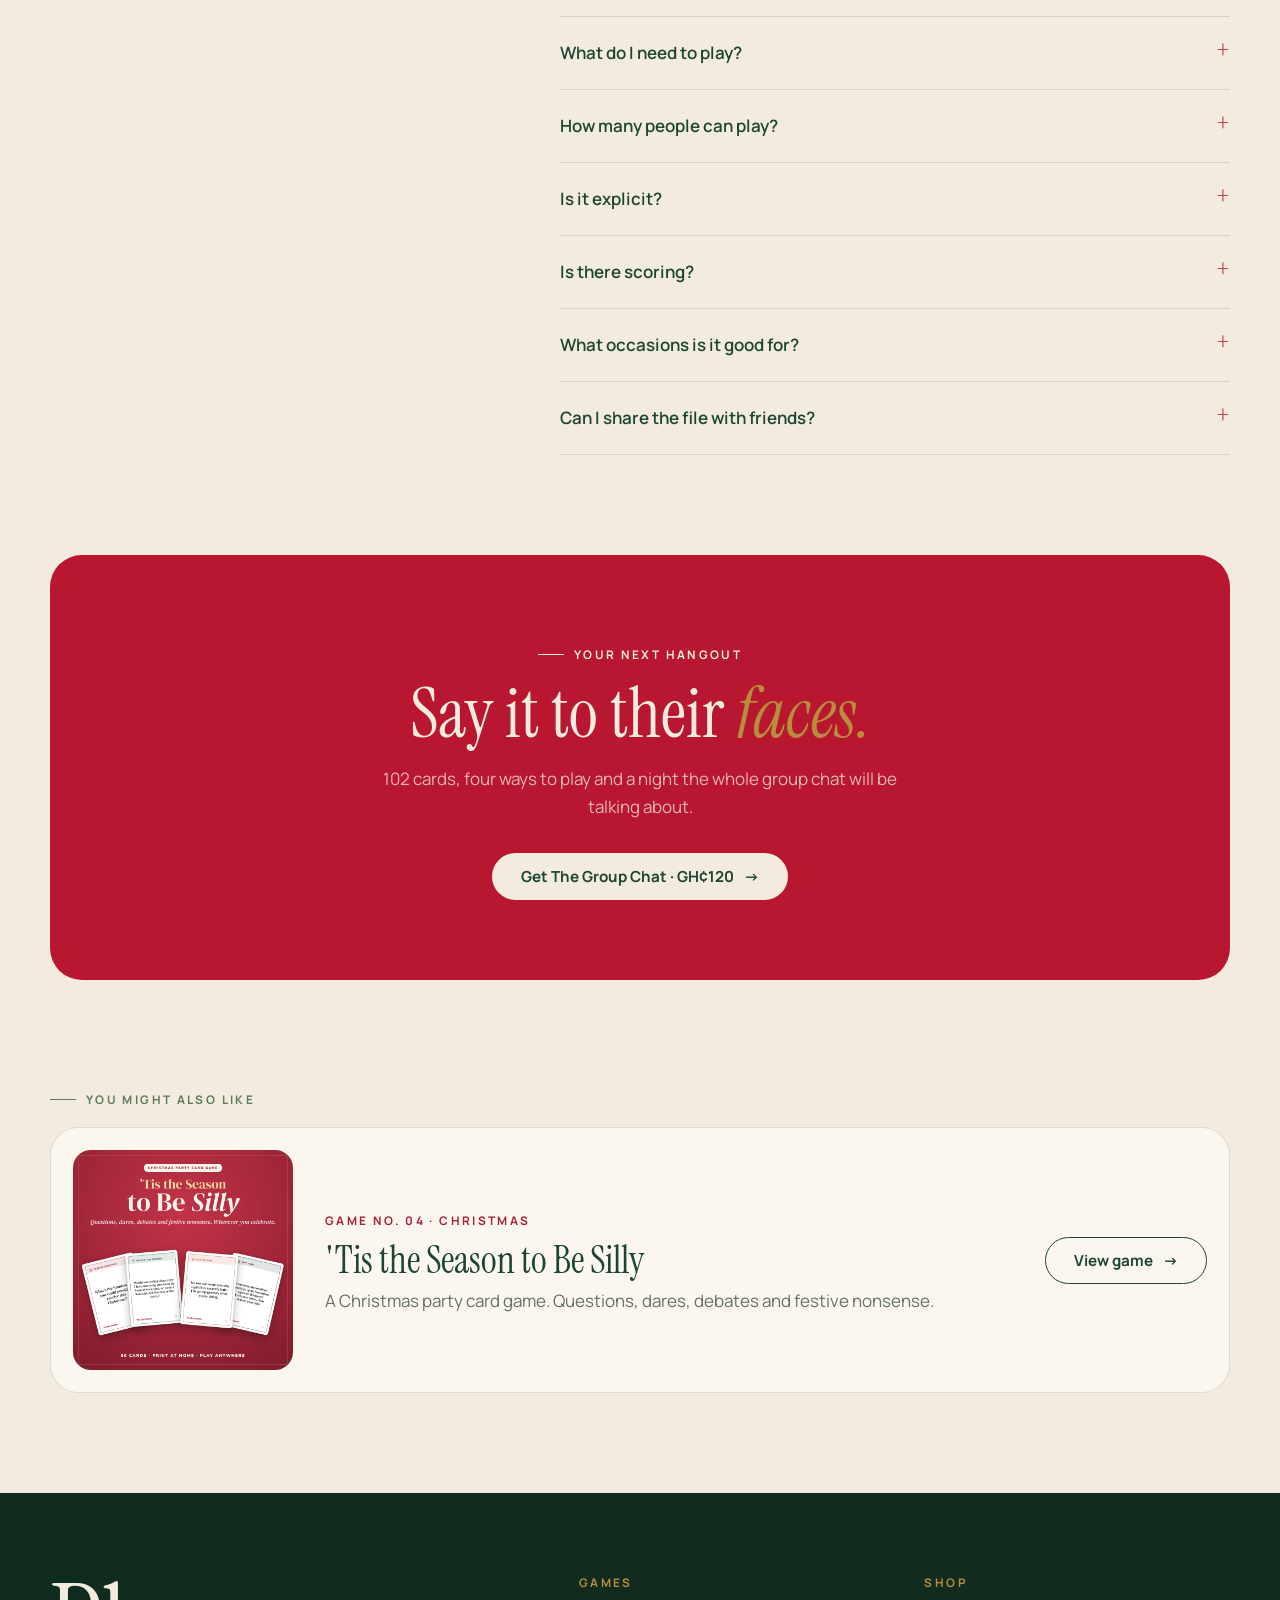
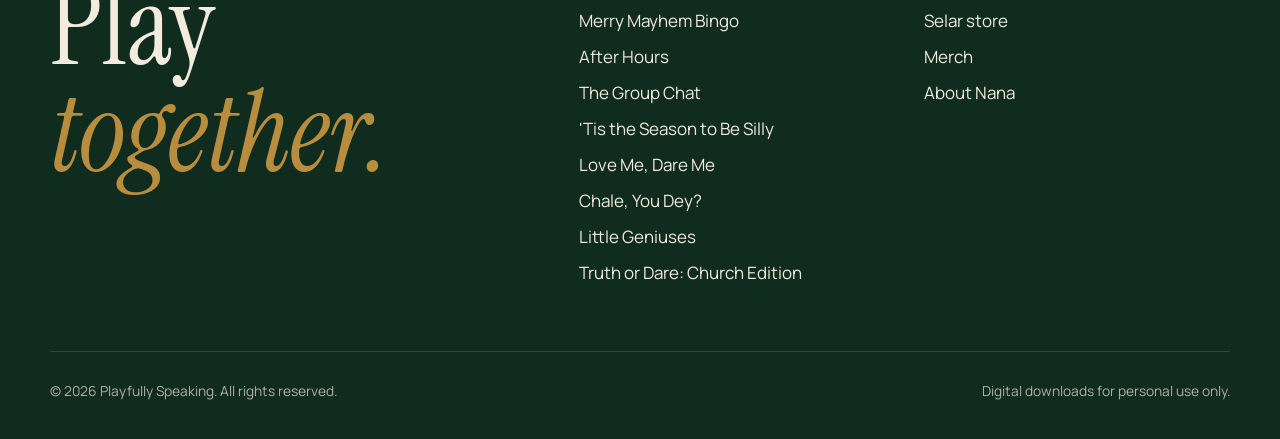
<file: games/the-group-chat.html>
<!doctype html>
<html lang="en">
<head>
  <meta charset="utf-8">
  <meta name="viewport" content="width=device-width, initial-scale=1">
  <title>The Group Chat · Playfully Speaking</title>
  <meta name="description" content="The Group Chat: A Party Game for Friends. 102 printable cards across 6 categories for 3 to 10 players.">
  <link rel="preconnect" href="https://fonts.googleapis.com">
  <link rel="preconnect" href="https://fonts.gstatic.com" crossorigin>
  <link href="https://fonts.googleapis.com/css2?family=Instrument+Serif:ital@0;1&family=Manrope:wght@400;500;600;700&display=swap" rel="stylesheet">
  <link rel="stylesheet" href="../assets/styles.css">
  <link rel="icon" href="../favicon.svg" type="image/svg+xml">
  <link rel="icon" href="../favicon-32.png" type="image/png" sizes="32x32">
  <link rel="apple-touch-icon" href="../apple-touch-icon.png">
  <meta name="theme-color" content="#1c4532">
</head>
<body class="theme-groupchat">

  <header class="site-header">
    <div class="wrap bar">
      <a class="logo" href="../index.html"><span class="mark">P</span><span class="name">Playfully <em>Speaking</em></span></a>
      <button class="menu-toggle" aria-label="Open menu" aria-expanded="false"><span></span><span></span></button>
      <ul class="menu">
        <li><a href="../index.html#games" aria-current="page">Games</a></li>
        <li><a href="../index.html#about">About</a></li>
        <li><a class="btn btn-primary btn-sm" href="https://selar.co/m/nana-ama-dadson1" target="_blank" rel="noopener">Shop on Selar</a></li>
      </ul>
    </div>
  </header>

  <main>
    <div class="wrap crumbs"><a href="../index.html#games">Games</a> &nbsp;/&nbsp; The Group Chat</div>

    <section class="product">
      <div class="wrap product-grid">
        <div class="gallery reveal">
          <div class="main"><img src="../images/groupchat-1.png" alt="The Group Chat cover styled as a chat conversation between friends"></div>
          <div class="thumbs">
            <button aria-pressed="true" aria-label="Show image 1"><img src="../images/groupchat-1.png" alt="The Group Chat cover styled as a chat conversation between friends"></button>
            <button aria-pressed="false" aria-label="Show image 2"><img src="../images/groupchat-2.png" alt="A Who's Most Likely? card: to turn a quick errand into a full-day adventure"></button>
            <button aria-pressed="false" aria-label="Show image 3"><img src="../images/groupchat-3.png" alt="Cards from several Group Chat categories spread out on red"></button>
          </div>
        </div>

        <div class="info reveal">
          <span class="no">Game No. 03 · For friends</span>
          <h1 class="display">The <em>Group Chat</em></h1>
          <div class="subtitle">A Party Game for Friends</div>
          <p class="tagline">“Everything you'd say in the chat. Now say it to their faces.”</p>
          <p class="desc">A printable party game that brings the group chat into the room: the late-night debates, the “wait, explain yourself” moments and the confessions nobody saw coming. Print it, cut it, and turn an ordinary hangout into the night everyone keeps bringing up. Anyone can skip any card, no questions asked.</p>

          <div class="buy-box">
            <div class="row">
              <div class="price"><small>Instant digital download</small>GH¢120</div>
              <a class="btn btn-accent" href="https://selar.com/31617beb14" target="_blank" rel="noopener">Get the game <span class="arrow">→</span></a>
            </div>
            <p class="note">Nothing is shipped. You'll receive printable files right after checkout. Personal use only.</p>
          </div>

          <ul class="specs">
            <li><small>Players</small><b>3 to 10, or play in teams</b></li>
            <li><small>Ages</small><b>18+, nothing explicit</b></li>
            <li><small>Cards</small><b>102 + 10 blank</b></li>
            <li><small>Play time</small><b>15 to 60 minutes</b></li>
            <li><small>Paper</small><b>A4 &amp; US Letter</b></li>
            <li><small>You'll need</small><b>Printer, paper, scissors</b></li>
          </ul>
        </div>
      </div>
    </section>

    <section class="inside">
      <div class="wrap">
        <div class="section-head reveal">
          <div>
            <span class="kicker">Inside the pack</span>
            <h2 class="display">90 cards, <em style="color:var(--gold)">6 categories</em></h2>
          </div>
          <p>From pointing fingers to courtroom debates. Play one category or shuffle them all together.</p>
        </div>
        <div class="tiles">
          <div class="tile reveal"><div class="n">A</div><h4>Who's Most Likely?</h4><p>Everyone points at the same time on three. Nobody is safe.</p></div>
          <div class="tile reveal"><div class="n">B</div><h4>Be So For Real</h4><p>Funny confessions, told truthfully or invented.</p></div>
          <div class="tile reveal"><div class="n">C</div><h4>The Group Chat Court</h4><p>Ridiculous debates. Pick a side and defend it.</p></div>
          <div class="tile reveal"><div class="n">D</div><h4>Plot Twist</h4><p>Wild hypotheticals and useless superpowers.</p></div>
          <div class="tile reveal"><div class="n">E</div><h4>Receipts, Please</h4><p>Guess, predict and find out who really knows whom.</p></div>
          <div class="tile reveal"><div class="n">F</div><h4>Do Something</h4><p>Quick, silly challenges for one person or everyone.</p></div>
        </div>
        <div class="bonus reveal">
          <div><strong>12 Wild Cards</strong><span>Bend the rules for a round.</span></div>
          <div><strong>10 blank cards</strong><span>For your own inside jokes.</span></div>
          <div><strong>Optional scoring</strong><span>A printable scoreboard to crown the Group Chat Admin.</span></div>
          <div><strong>Extras</strong><span>Quick-start sheet, host's cheat sheet, printing guide and card backs for double-sided printing.</span></div>
        </div>
      </div>
    </section>

    <section>
      <div class="wrap">
        <div class="section-head reveal">
          <div>
            <span class="kicker">Ways to play</span>
            <h2 class="display">Four ways to <em>play</em></h2>
          </div>
          <p>Pick the mode that matches the room, from a quick round to a full night.</p>
        </div>
        <div class="steps steps-4">
          <div class="step reveal"><div class="n">1</div><h4>Quick Play</h4><p>A fast round to warm the room up.</p><span class="time">15 minutes</span></div>
          <div class="step reveal"><div class="n">2</div><h4>Full Hangout</h4><p>The whole night, moving through the categories together.</p><span class="time">45–60 minutes</span></div>
          <div class="step reveal"><div class="n">3</div><h4>Chaos Mode</h4><p>For when the group wants things louder.</p><span class="time">Anything goes</span></div>
          <div class="step reveal"><div class="n">4</div><h4>Pick Your Vibe</h4><p>Choose the categories that suit your crowd tonight.</p><span class="time">Your call</span></div>
        </div>
      </div>
    </section>

    <div class="quote-band reveal">
      <div class="wrap">
        <blockquote>“Who's most likely to reply three days later with ‘lol yes’?”</blockquote>
        <cite>From Who's Most Likely? · card A07</cite>
      </div>
    </div>

    <section style="padding-top:0">
      <div class="wrap faq-grid">
        <div class="reveal">
          <span class="kicker">Good to know</span>
          <h2 class="display">Questions, <em>answered</em></h2>
        </div>
        <div class="reveal">
          <details open><summary>Will anything be shipped to me?</summary><p>No. The Group Chat is a digital download. You get the printable files right after purchase and print them at home.</p></details>
          <details><summary>What do I need to play?</summary><p>Regular paper or card stock, a printer and scissors. No drinking, no phones and no props needed.</p></details>
          <details><summary>How many people can play?</summary><p>It's made for 3 to 10 players. Bigger groups can split into teams.</p></details>
          <details><summary>Is it explicit?</summary><p>No. It's made for ages 18 and up, but nothing in it is explicit. Anyone can skip any card without questions.</p></details>
          <details><summary>Is there scoring?</summary><p>Only if you want it. There's a printable scoreboard so you can crown a Group Chat Admin at the end of the night.</p></details>
          <details><summary>What occasions is it good for?</summary><p>Game nights, girls' nights, birthdays, house parties, sleepovers, reunions, and mixed groups of old and new friends.</p></details>
          <details><summary>Can I share the file with friends?</summary><p>The game is for personal use only, so please don't share or resell the file. Your friends can grab their own copy on Selar.</p></details>
        </div>
      </div>
    </section>

    <section style="padding-top:0">
      <div class="wrap">
        <div class="cta-band reveal">
          <span class="kicker" style="color:var(--paper)">Your next hangout</span>
          <h2 style="margin-top:14px">Say it to their <em>faces.</em></h2>
          <p>102 cards, four ways to play and a night the whole group chat will be talking about.</p>
          <a class="btn btn-primary" href="https://selar.com/31617beb14" target="_blank" rel="noopener">Get The Group Chat · GH¢120 <span class="arrow">→</span></a>
        </div>
      </div>
    </section>

    <section style="padding:0">
      <div class="wrap">
        <span class="kicker reveal" style="margin-bottom:18px">You might also like</span>
        <a class="more theme-silly reveal" href="tis-the-season-to-be-silly.html">
          <img src="../images/silly-1.png" alt="'Tis the Season to Be Silly cover">
          <div>
            <span class="no" style="font-size:.74rem;font-weight:700;letter-spacing:.2em;text-transform:uppercase;color:var(--accent)">Game No. 04 · Christmas</span>
            <h3>'Tis the Season to Be Silly</h3>
            <p>A Christmas party card game. Questions, dares, debates and festive nonsense.</p>
          </div>
          <span class="btn btn-line">View game <span class="arrow">→</span></span>
        </a>
      </div>
    </section>
  </main>

  <footer class="site-footer">
    <div class="wrap">
      <div class="foot-grid">
        <div class="big">Play <em>together.</em></div>
        <div>
          <h5>Games</h5>
          <ul>
            <li><a href="merry-mayhem-bingo.html">Merry Mayhem Bingo</a></li>
            <li><a href="after-hours.html">After Hours</a></li>
            <li><a href="the-group-chat.html">The Group Chat</a></li>
            <li><a href="tis-the-season-to-be-silly.html">'Tis the Season to Be Silly</a></li>
            <li><a href="love-me-dare-me.html">Love Me, Dare Me</a></li>
            <li><a href="chale-you-dey.html">Chale, You Dey?</a></li>
            <li><a href="little-geniuses.html">Little Geniuses</a></li>
            <li><a href="truth-or-dare-church-edition.html">Truth or Dare: Church Edition</a></li>
          </ul>
        </div>
        <div>
          <h5>Shop</h5>
          <ul>
            <li><a href="https://selar.co/m/nana-ama-dadson1" target="_blank" rel="noopener">Selar store</a></li>
            <li><a href="https://app.amazecommerce.com/shop/playfullyspeaking" target="_blank" rel="noopener">Merch</a></li>
            <li><a href="../index.html#about">About Nana</a></li>
          </ul>
        </div>
      </div>
      <div class="foot-bottom">
        <span>© <span data-year>2026</span> Playfully Speaking. All rights reserved.</span>
        <span>Digital downloads for personal use only.</span>
      </div>
    </div>
  </footer>

  <div class="sticky-buy">
    <div><strong>The Group Chat</strong><span>GH¢120 · Instant download</span></div>
    <a class="btn btn-accent btn-sm" href="https://selar.com/31617beb14" target="_blank" rel="noopener">Get it</a>
  </div>

  <script src="../assets/site.js"></script>
</body>
</html>
</file>
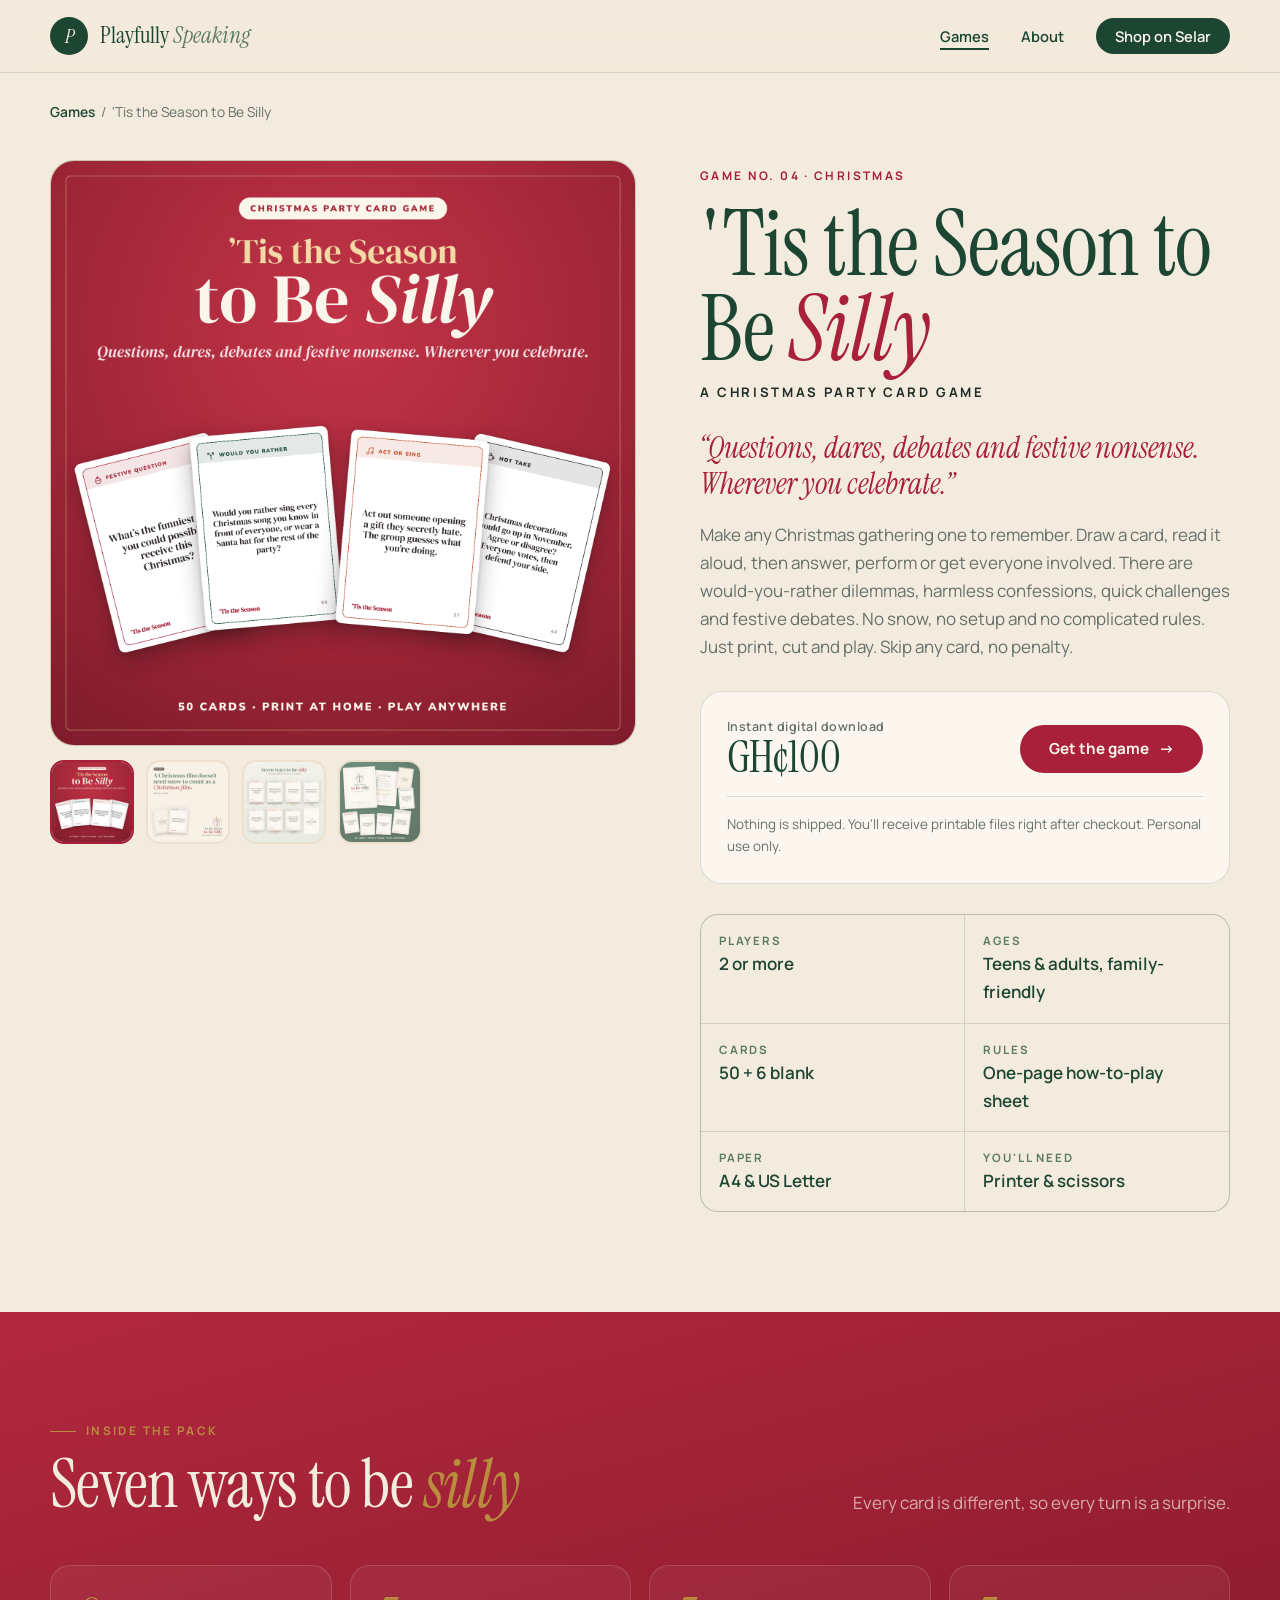
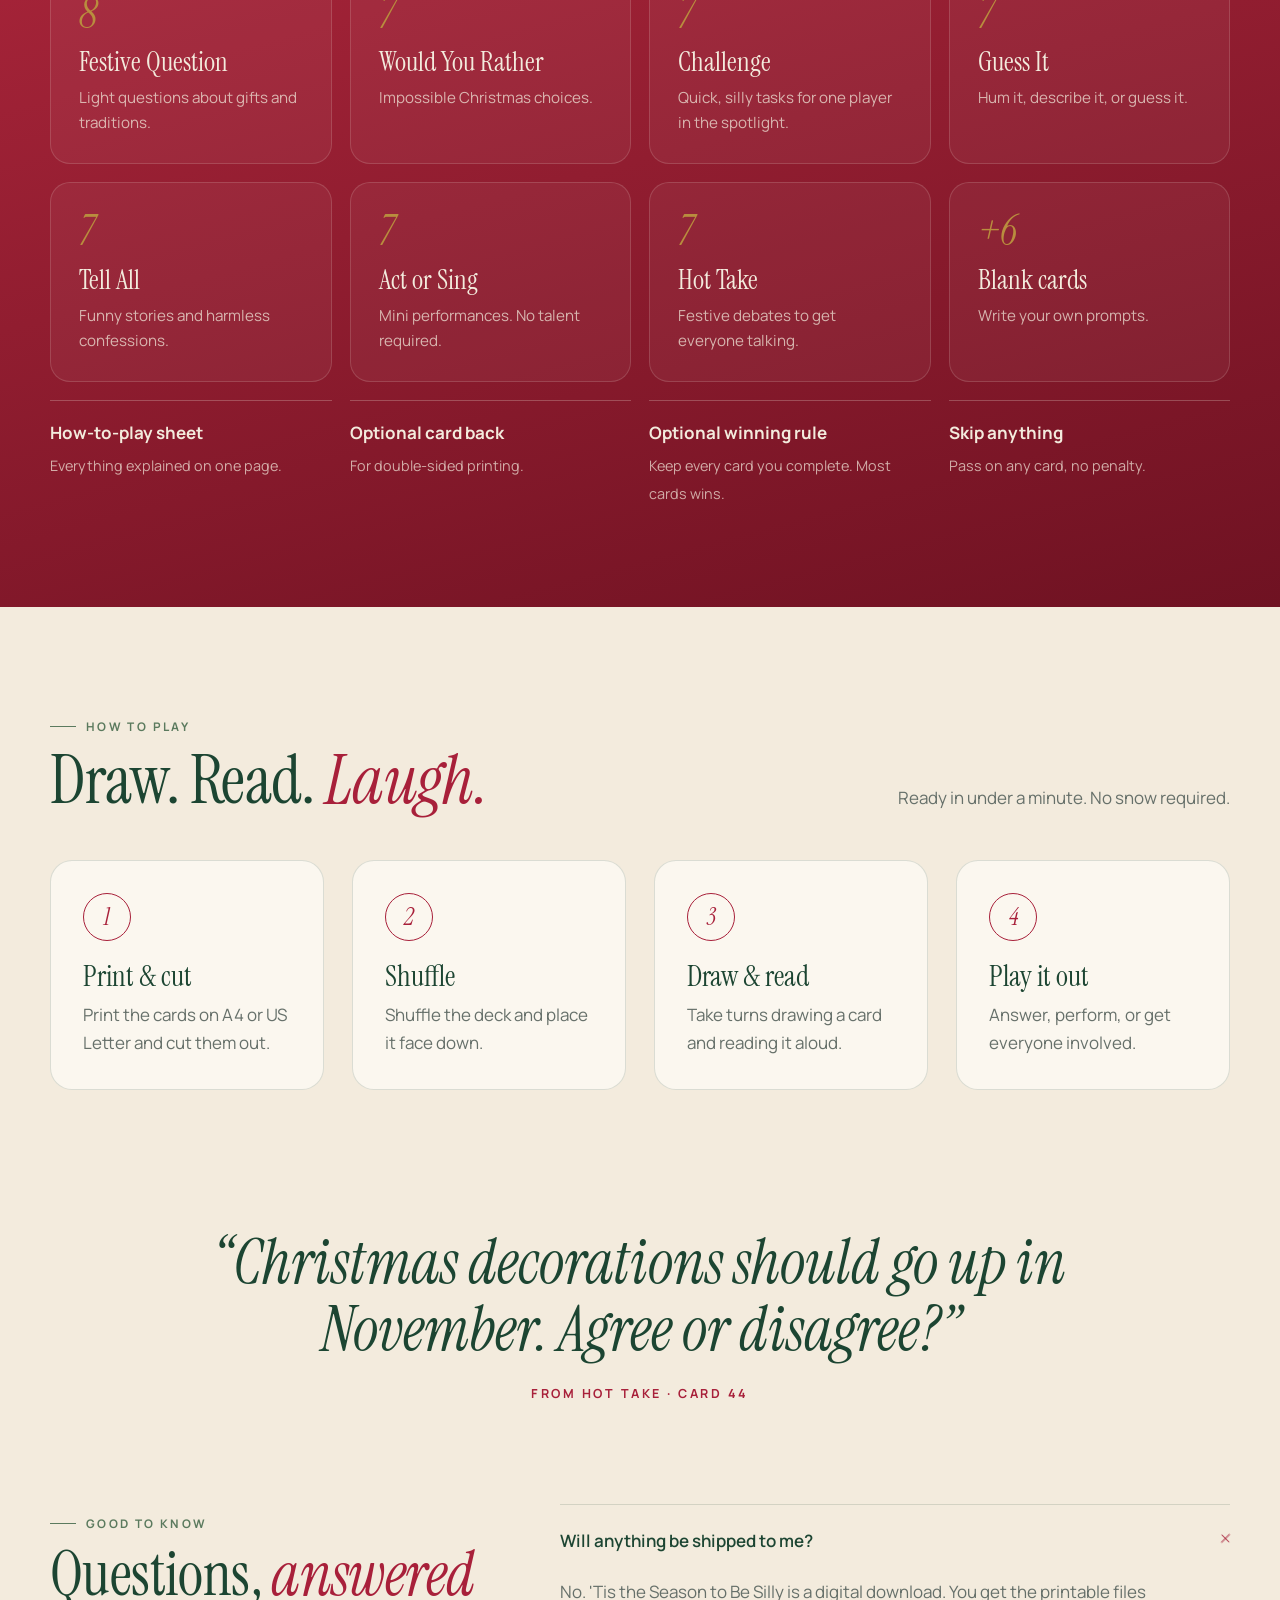
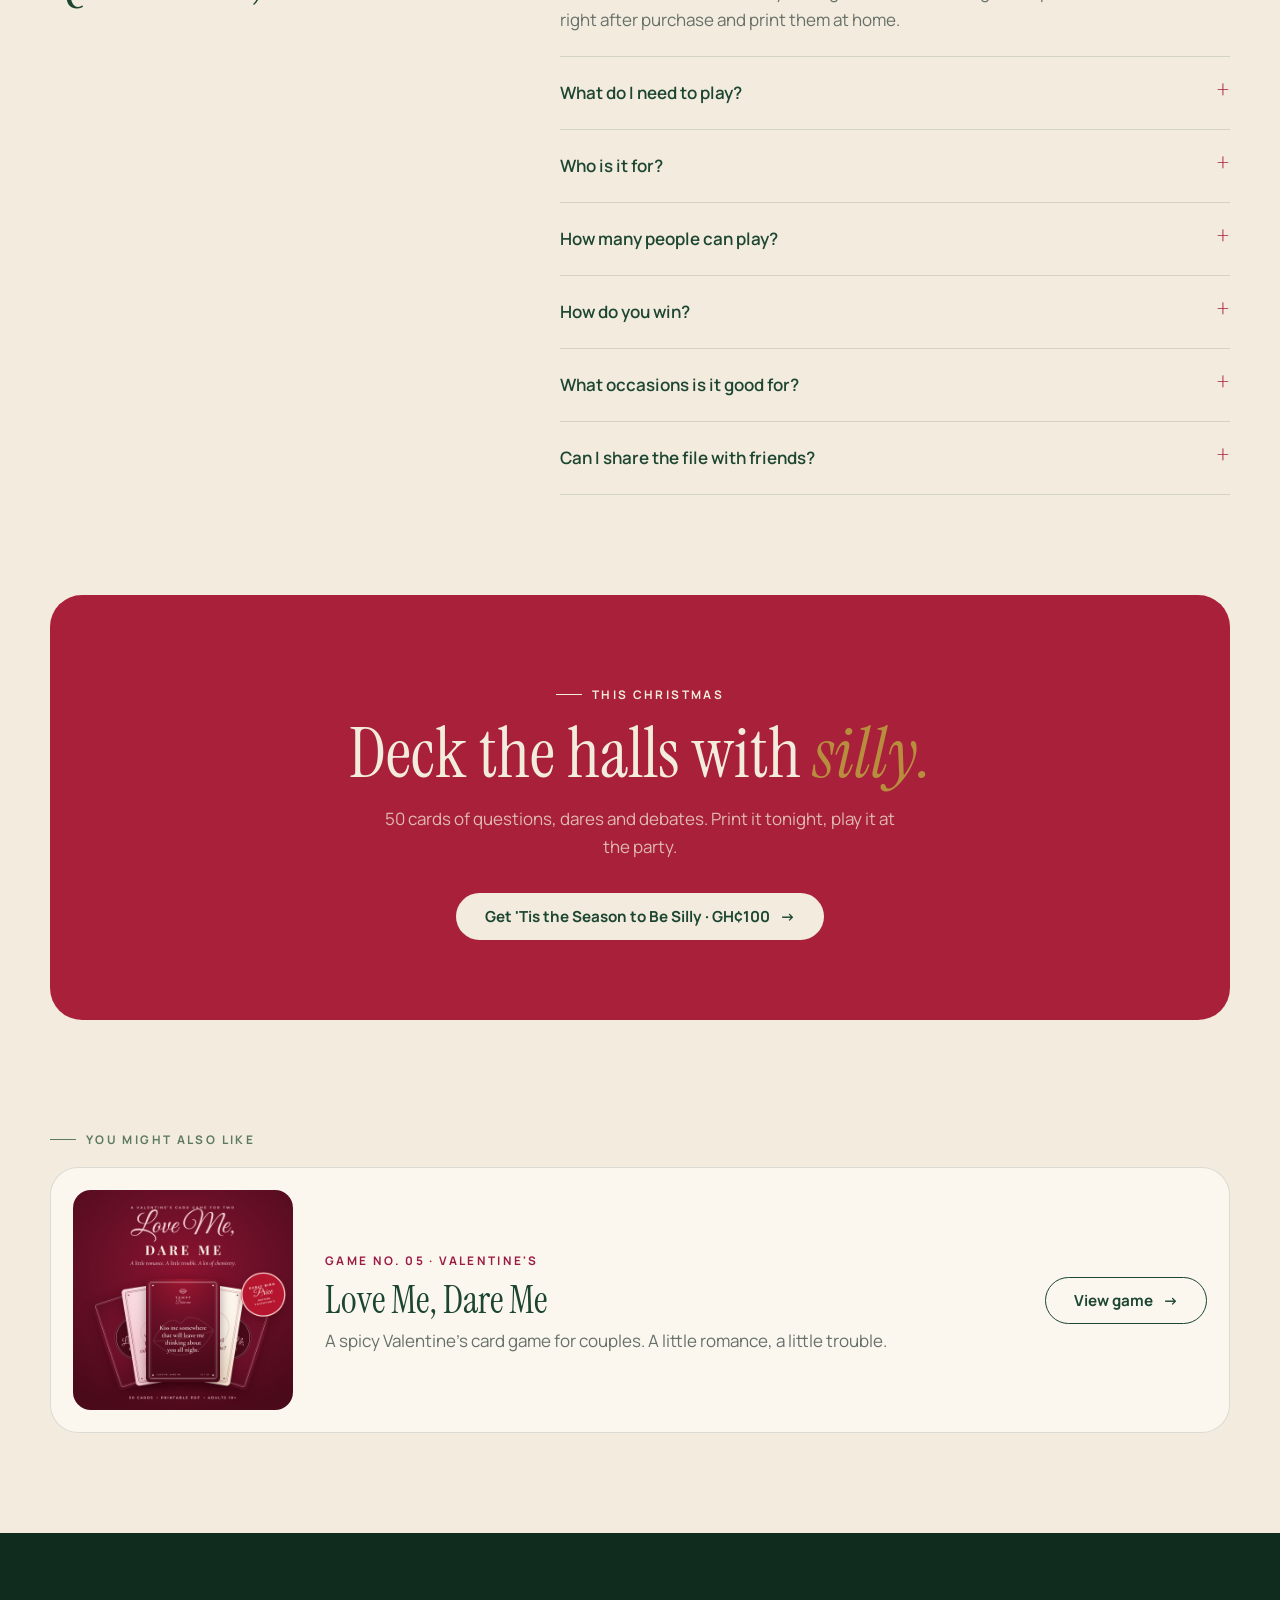
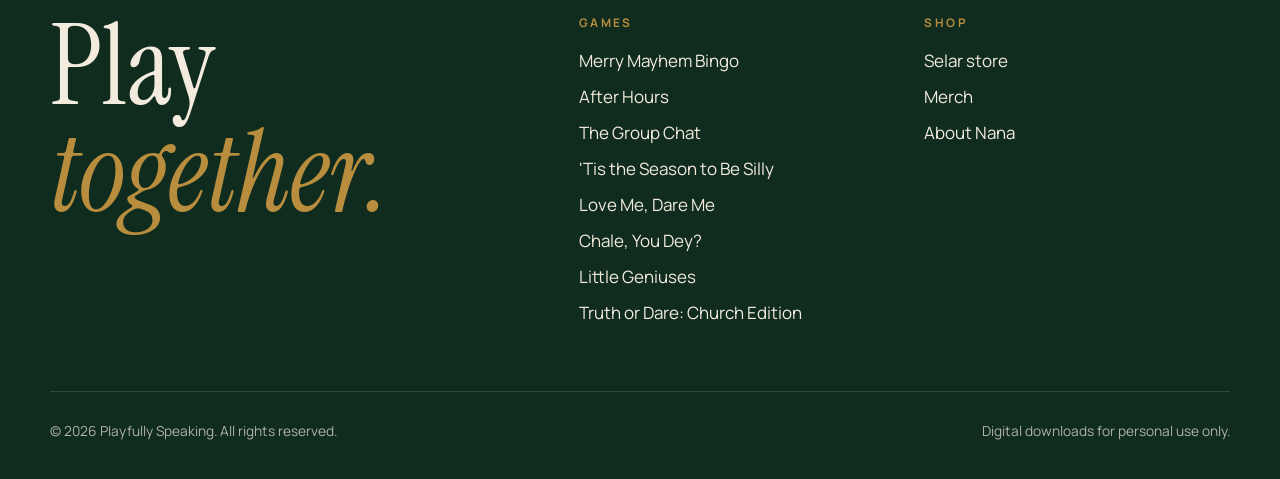
<file: games/tis-the-season-to-be-silly.html>
<!doctype html>
<html lang="en">
<head>
  <meta charset="utf-8">
  <meta name="viewport" content="width=device-width, initial-scale=1">
  <title>'Tis the Season to Be Silly · Playfully Speaking</title>
  <meta name="description" content="'Tis the Season to Be Silly: A Christmas Party Card Game. 50 printable cards of questions, dares, debates and festive nonsense for 2 or more players.">
  <link rel="preconnect" href="https://fonts.googleapis.com">
  <link rel="preconnect" href="https://fonts.gstatic.com" crossorigin>
  <link href="https://fonts.googleapis.com/css2?family=Instrument+Serif:ital@0;1&family=Manrope:wght@400;500;600;700&display=swap" rel="stylesheet">
  <link rel="stylesheet" href="../assets/styles.css">
  <link rel="icon" href="../favicon.svg" type="image/svg+xml">
  <link rel="icon" href="../favicon-32.png" type="image/png" sizes="32x32">
  <link rel="apple-touch-icon" href="../apple-touch-icon.png">
  <meta name="theme-color" content="#1c4532">
</head>
<body class="theme-silly">

  <header class="site-header">
    <div class="wrap bar">
      <a class="logo" href="../index.html"><span class="mark">P</span><span class="name">Playfully <em>Speaking</em></span></a>
      <button class="menu-toggle" aria-label="Open menu" aria-expanded="false"><span></span><span></span></button>
      <ul class="menu">
        <li><a href="../index.html#games" aria-current="page">Games</a></li>
        <li><a href="../index.html#about">About</a></li>
        <li><a class="btn btn-primary btn-sm" href="https://selar.co/m/nana-ama-dadson1" target="_blank" rel="noopener">Shop on Selar</a></li>
      </ul>
    </div>
  </header>

  <main>
    <div class="wrap crumbs"><a href="../index.html#games">Games</a> &nbsp;/&nbsp; 'Tis the Season to Be Silly</div>

    <section class="product">
      <div class="wrap product-grid">
        <div class="gallery reveal">
          <div class="main"><img src="../images/silly-1.png" alt="'Tis the Season to Be Silly cover with four sample cards on red"></div>
          <div class="thumbs">
            <button aria-pressed="true" aria-label="Show image 1"><img src="../images/silly-1.png" alt="'Tis the Season to Be Silly cover with four sample cards on red"></button>
            <button aria-pressed="false" aria-label="Show image 2"><img src="../images/silly-2.png" alt="A Hot Take card: A Christmas film doesn't need snow to count as a Christmas film"></button>
            <button aria-pressed="false" aria-label="Show image 3"><img src="../images/silly-3.png" alt="The seven card types with a sample card from each, plus six blank cards"></button>
            <button aria-pressed="false" aria-label="Show image 4"><img src="../images/silly-4.png" alt="The printable pack: cover page, how-to-play sheet, card back and sample cards"></button>
          </div>
        </div>

        <div class="info reveal">
          <span class="no">Game No. 04 · Christmas</span>
          <h1 class="display">'Tis the Season to Be <em>Silly</em></h1>
          <div class="subtitle">A Christmas Party Card Game</div>
          <p class="tagline">“Questions, dares, debates and festive nonsense. Wherever you celebrate.”</p>
          <p class="desc">Make any Christmas gathering one to remember. Draw a card, read it aloud, then answer, perform or get everyone involved. There are would-you-rather dilemmas, harmless confessions, quick challenges and festive debates. No snow, no setup and no complicated rules. Just print, cut and play. Skip any card, no penalty.</p>

          <div class="buy-box">
            <div class="row">
              <div class="price"><small>Instant digital download</small>GH¢100</div>
              <a class="btn btn-accent" href="https://selar.com/3g9v439936" target="_blank" rel="noopener">Get the game <span class="arrow">→</span></a>
            </div>
            <p class="note">Nothing is shipped. You'll receive printable files right after checkout. Personal use only.</p>
          </div>

          <ul class="specs">
            <li><small>Players</small><b>2 or more</b></li>
            <li><small>Ages</small><b>Teens &amp; adults, family-friendly</b></li>
            <li><small>Cards</small><b>50 + 6 blank</b></li>
            <li><small>Rules</small><b>One-page how-to-play sheet</b></li>
            <li><small>Paper</small><b>A4 &amp; US Letter</b></li>
            <li><small>You'll need</small><b>Printer &amp; scissors</b></li>
          </ul>
        </div>
      </div>
    </section>

    <section class="inside">
      <div class="wrap">
        <div class="section-head reveal">
          <div>
            <span class="kicker">Inside the pack</span>
            <h2 class="display">Seven ways to be <em style="color:var(--gold)">silly</em></h2>
          </div>
          <p>Every card is different, so every turn is a surprise.</p>
        </div>
        <div class="tiles tiles-4">
          <div class="tile reveal"><div class="n">8</div><h4>Festive Question</h4><p>Light questions about gifts and traditions.</p></div>
          <div class="tile reveal"><div class="n">7</div><h4>Would You Rather</h4><p>Impossible Christmas choices.</p></div>
          <div class="tile reveal"><div class="n">7</div><h4>Challenge</h4><p>Quick, silly tasks for one player in the spotlight.</p></div>
          <div class="tile reveal"><div class="n">7</div><h4>Guess It</h4><p>Hum it, describe it, or guess it.</p></div>
          <div class="tile reveal"><div class="n">7</div><h4>Tell All</h4><p>Funny stories and harmless confessions.</p></div>
          <div class="tile reveal"><div class="n">7</div><h4>Act or Sing</h4><p>Mini performances. No talent required.</p></div>
          <div class="tile reveal"><div class="n">7</div><h4>Hot Take</h4><p>Festive debates to get everyone talking.</p></div>
          <div class="tile reveal"><div class="n">+6</div><h4>Blank cards</h4><p>Write your own prompts.</p></div>
        </div>
        <div class="bonus reveal">
          <div><strong>How-to-play sheet</strong><span>Everything explained on one page.</span></div>
          <div><strong>Optional card back</strong><span>For double-sided printing.</span></div>
          <div><strong>Optional winning rule</strong><span>Keep every card you complete. Most cards wins.</span></div>
          <div><strong>Skip anything</strong><span>Pass on any card, no penalty.</span></div>
        </div>
      </div>
    </section>

    <section>
      <div class="wrap">
        <div class="section-head reveal">
          <div>
            <span class="kicker">How to play</span>
            <h2 class="display">Draw. Read. <em>Laugh.</em></h2>
          </div>
          <p>Ready in under a minute. No snow required.</p>
        </div>
        <div class="steps steps-4">
          <div class="step reveal"><div class="n">1</div><h4>Print &amp; cut</h4><p>Print the cards on A4 or US Letter and cut them out.</p></div>
          <div class="step reveal"><div class="n">2</div><h4>Shuffle</h4><p>Shuffle the deck and place it face down.</p></div>
          <div class="step reveal"><div class="n">3</div><h4>Draw &amp; read</h4><p>Take turns drawing a card and reading it aloud.</p></div>
          <div class="step reveal"><div class="n">4</div><h4>Play it out</h4><p>Answer, perform, or get everyone involved.</p></div>
        </div>
      </div>
    </section>

    <div class="quote-band reveal">
      <div class="wrap">
        <blockquote>“Christmas decorations should go up in November. Agree or disagree?”</blockquote>
        <cite>From Hot Take · card 44</cite>
      </div>
    </div>

    <section style="padding-top:0">
      <div class="wrap faq-grid">
        <div class="reveal">
          <span class="kicker">Good to know</span>
          <h2 class="display">Questions, <em>answered</em></h2>
        </div>
        <div class="reveal">
          <details open><summary>Will anything be shipped to me?</summary><p>No. 'Tis the Season to Be Silly is a digital download. You get the printable files right after purchase and print them at home.</p></details>
          <details><summary>What do I need to play?</summary><p>A printer, paper and scissors. No props, no phones and no special knowledge needed.</p></details>
          <details><summary>Who is it for?</summary><p>Teens and adults. It's family-friendly and nothing in it is explicit.</p></details>
          <details><summary>How many people can play?</summary><p>Two or more, so it works for a small family night or a big party.</p></details>
          <details><summary>How do you win?</summary><p>You don't have to, but if you want a winner: keep every card you complete. Whoever has the most cards at the end wins.</p></details>
          <details><summary>What occasions is it good for?</summary><p>Christmas Day, Christmas Eve, family gatherings, office parties, end-of-year hangouts, church and youth groups, and nights in with friends or roommates.</p></details>
          <details><summary>Can I share the file with friends?</summary><p>The game is for personal use only, so please don't share or resell the file. Your friends can grab their own copy on Selar.</p></details>
        </div>
      </div>
    </section>

    <section style="padding-top:0">
      <div class="wrap">
        <div class="cta-band reveal">
          <span class="kicker" style="color:var(--paper)">This Christmas</span>
          <h2 style="margin-top:14px">Deck the halls with <em>silly.</em></h2>
          <p>50 cards of questions, dares and debates. Print it tonight, play it at the party.</p>
          <a class="btn btn-primary" href="https://selar.com/3g9v439936" target="_blank" rel="noopener">Get 'Tis the Season to Be Silly · GH¢100 <span class="arrow">→</span></a>
        </div>
      </div>
    </section>

    <section style="padding:0">
      <div class="wrap">
        <span class="kicker reveal" style="margin-bottom:18px">You might also like</span>
        <a class="more theme-lovemedareme reveal" href="love-me-dare-me.html">
          <img src="../images/lovemedareme-1.png" alt="Love Me, Dare Me cover">
          <div>
            <span class="no" style="font-size:.74rem;font-weight:700;letter-spacing:.2em;text-transform:uppercase;color:var(--accent)">Game No. 05 · Valentine's</span>
            <h3>Love Me, Dare Me</h3>
            <p>A spicy Valentine's card game for couples. A little romance, a little trouble.</p>
          </div>
          <span class="btn btn-line">View game <span class="arrow">→</span></span>
        </a>
      </div>
    </section>
  </main>

  <footer class="site-footer">
    <div class="wrap">
      <div class="foot-grid">
        <div class="big">Play <em>together.</em></div>
        <div>
          <h5>Games</h5>
          <ul>
            <li><a href="merry-mayhem-bingo.html">Merry Mayhem Bingo</a></li>
            <li><a href="after-hours.html">After Hours</a></li>
            <li><a href="the-group-chat.html">The Group Chat</a></li>
            <li><a href="tis-the-season-to-be-silly.html">'Tis the Season to Be Silly</a></li>
            <li><a href="love-me-dare-me.html">Love Me, Dare Me</a></li>
            <li><a href="chale-you-dey.html">Chale, You Dey?</a></li>
            <li><a href="little-geniuses.html">Little Geniuses</a></li>
            <li><a href="truth-or-dare-church-edition.html">Truth or Dare: Church Edition</a></li>
          </ul>
        </div>
        <div>
          <h5>Shop</h5>
          <ul>
            <li><a href="https://selar.co/m/nana-ama-dadson1" target="_blank" rel="noopener">Selar store</a></li>
            <li><a href="https://app.amazecommerce.com/shop/playfullyspeaking" target="_blank" rel="noopener">Merch</a></li>
            <li><a href="../index.html#about">About Nana</a></li>
          </ul>
        </div>
      </div>
      <div class="foot-bottom">
        <span>© <span data-year>2026</span> Playfully Speaking. All rights reserved.</span>
        <span>Digital downloads for personal use only.</span>
      </div>
    </div>
  </footer>

  <div class="sticky-buy">
    <div><strong>'Tis the Season to Be Silly</strong><span>GH¢100 · Instant download</span></div>
    <a class="btn btn-accent btn-sm" href="https://selar.com/3g9v439936" target="_blank" rel="noopener">Get it</a>
  </div>

  <script src="../assets/site.js"></script>
</body>
</html>
</file>
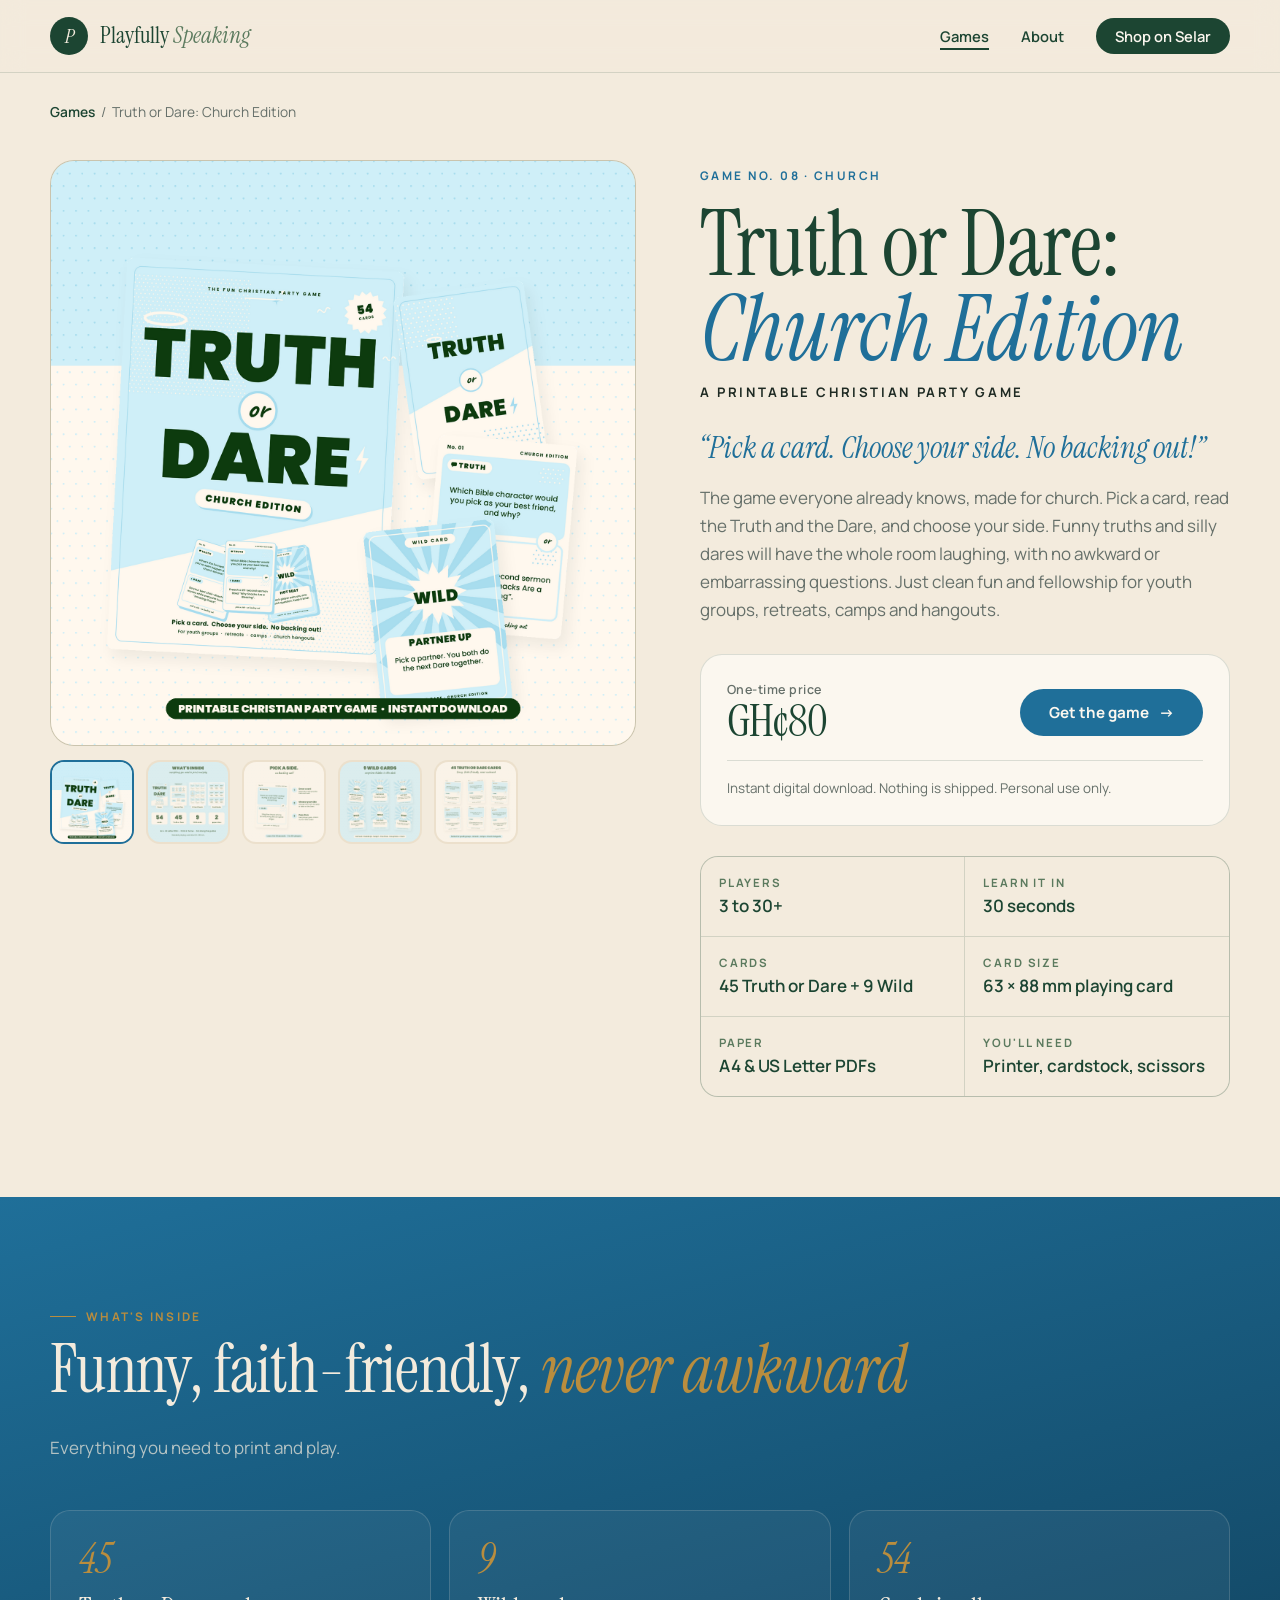
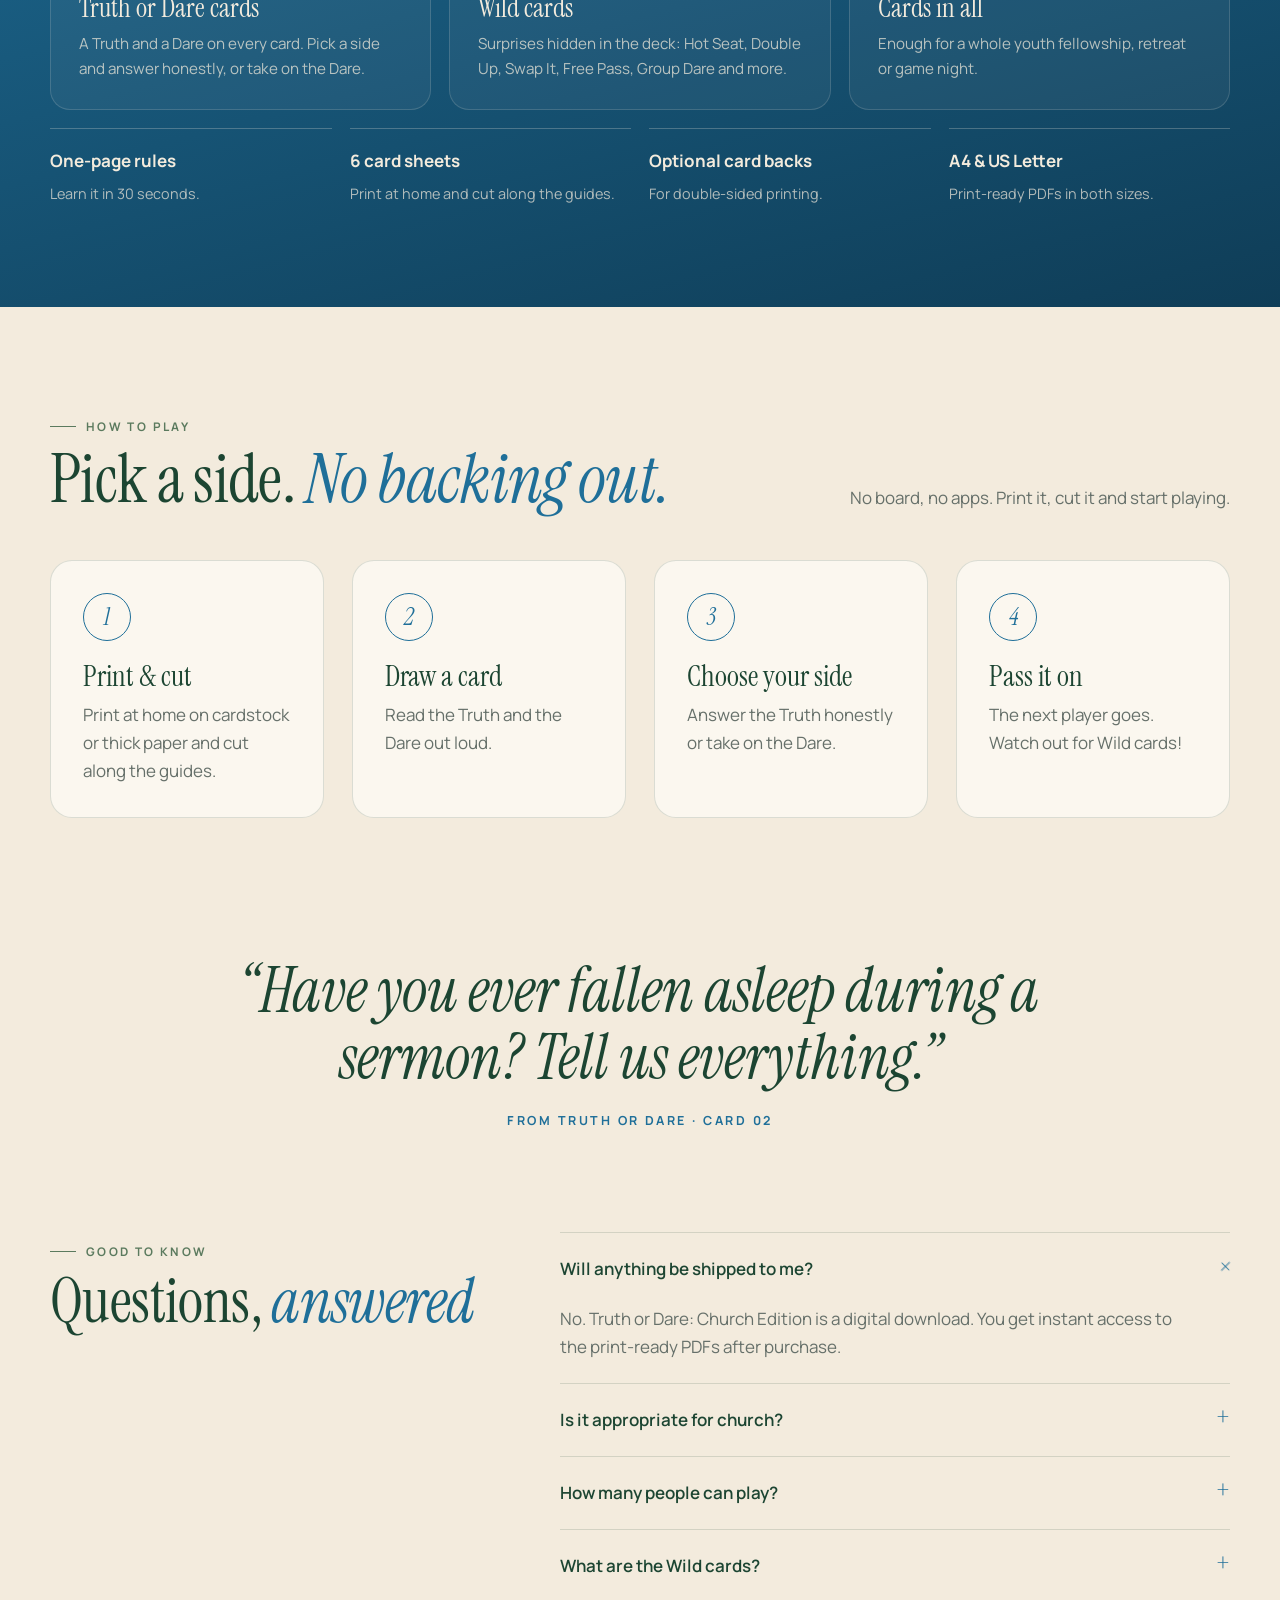
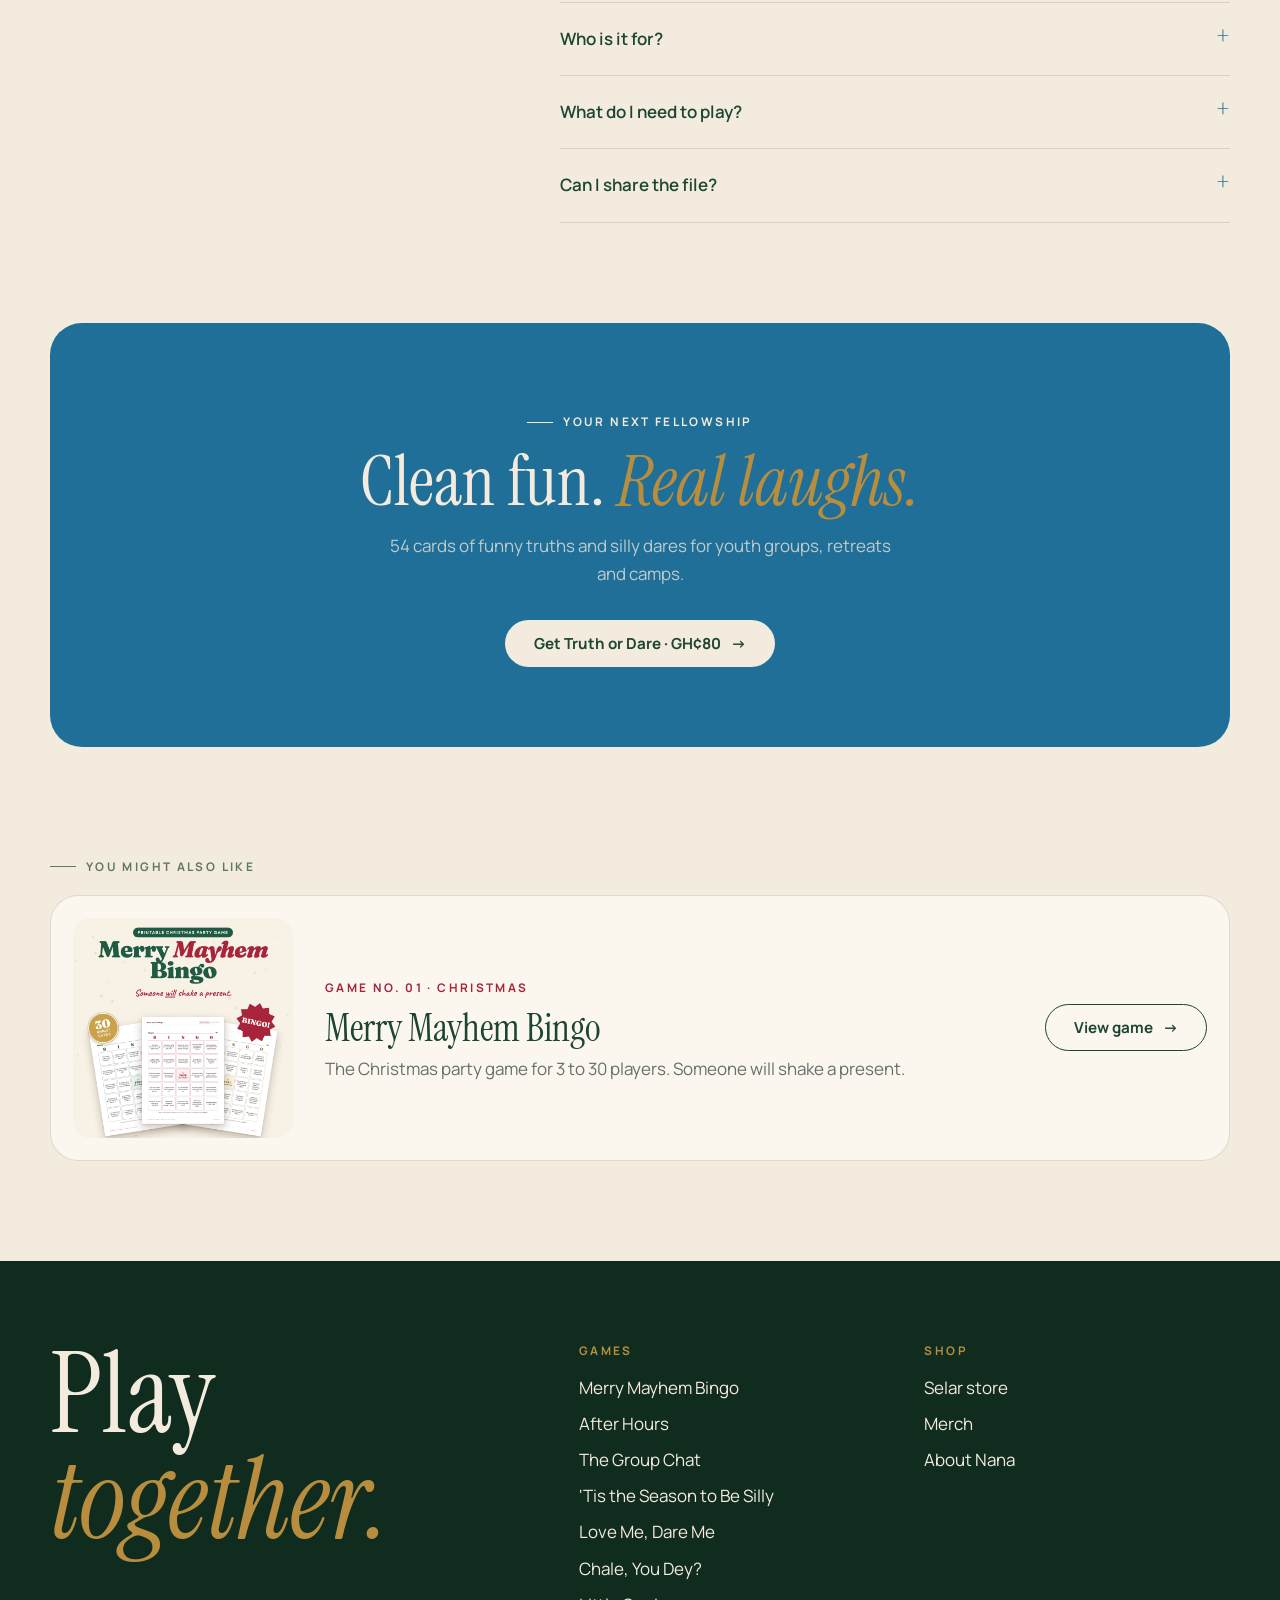
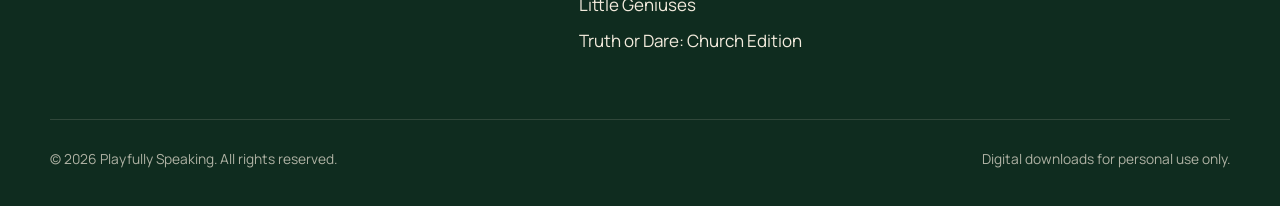
<file: games/truth-or-dare-church-edition.html>
<!doctype html>
<html lang="en">
<head>
  <meta charset="utf-8">
  <meta name="viewport" content="width=device-width, initial-scale=1">
  <title>Truth or Dare: Church Edition · Playfully Speaking</title>
  <meta name="description" content="Truth or Dare: Church Edition. A printable Christian party game for youth groups, retreats and camps. 45 Truth or Dare cards and 9 Wild cards for 3 to 30+ players.">
  <link rel="preconnect" href="https://fonts.googleapis.com">
  <link rel="preconnect" href="https://fonts.gstatic.com" crossorigin>
  <link href="https://fonts.googleapis.com/css2?family=Instrument+Serif:ital@0;1&family=Manrope:wght@400;500;600;700&display=swap" rel="stylesheet">
  <link rel="stylesheet" href="../assets/styles.css">
  <link rel="icon" href="../favicon.svg" type="image/svg+xml">
  <link rel="icon" href="../favicon-32.png" type="image/png" sizes="32x32">
  <link rel="apple-touch-icon" href="../apple-touch-icon.png">
  <meta name="theme-color" content="#1c4532">
</head>
<body class="theme-church">

  <header class="site-header">
    <div class="wrap bar">
      <a class="logo" href="../index.html"><span class="mark">P</span><span class="name">Playfully <em>Speaking</em></span></a>
      <button class="menu-toggle" aria-label="Open menu" aria-expanded="false"><span></span><span></span></button>
      <ul class="menu">
        <li><a href="../index.html#games" aria-current="page">Games</a></li>
        <li><a href="../index.html#about">About</a></li>
        <li><a class="btn btn-primary btn-sm" href="https://selar.co/m/nana-ama-dadson1" target="_blank" rel="noopener">Shop on Selar</a></li>
      </ul>
    </div>
  </header>

  <main>
    <div class="wrap crumbs"><a href="../index.html#games">Games</a> &nbsp;/&nbsp; Truth or Dare: Church Edition</div>

    <section class="product">
      <div class="wrap product-grid">
        <div class="gallery reveal">
          <div class="main"><img src="../images/church-1.png" alt="Truth or Dare: Church Edition cover with a Truth or Dare card and a Wild card"></div>
          <div class="thumbs">
            <button aria-pressed="true" aria-label="Show image 1"><img src="../images/church-1.png" alt="Truth or Dare: Church Edition cover with a Truth or Dare card and a Wild card"></button>
            <button aria-pressed="false" aria-label="Show image 2"><img src="../images/church-2.png" alt="What's inside: cover, how-to-play page, six card sheets and card backs"></button>
            <button aria-pressed="false" aria-label="Show image 3"><img src="../images/church-3.png" alt="A sample card with a Truth and a Dare, and the three steps to play"></button>
            <button aria-pressed="false" aria-label="Show image 4"><img src="../images/church-4.png" alt="Six of the nine Wild cards, including Hot Seat, Swap It and Free Pass"></button>
            <button aria-pressed="false" aria-label="Show image 5"><img src="../images/church-5.png" alt="Six sample Truth or Dare cards"></button>
          </div>
        </div>

        <div class="info reveal">
          <span class="no">Game No. 08 · Church</span>
          <h1 class="display">Truth or Dare: <em>Church Edition</em></h1>
          <div class="subtitle">A Printable Christian Party Game</div>
          <p class="tagline">“Pick a card. Choose your side. No backing out!”</p>
          <p class="desc">The game everyone already knows, made for church. Pick a card, read the Truth and the Dare, and choose your side. Funny truths and silly dares will have the whole room laughing, with no awkward or embarrassing questions. Just clean fun and fellowship for youth groups, retreats, camps and hangouts.</p>

          <div class="buy-box">
            <div class="row">
              <div class="price"><small>One-time price</small>GH¢80</div>
              <a class="btn btn-accent" href="https://selar.com/93k243ifz2" target="_blank" rel="noopener">Get the game <span class="arrow">→</span></a>
            </div>
            <p class="note">Instant digital download. Nothing is shipped. Personal use only.</p>
          </div>

          <ul class="specs">
            <li><small>Players</small><b>3 to 30+</b></li>
            <li><small>Learn it in</small><b>30 seconds</b></li>
            <li><small>Cards</small><b>45 Truth or Dare + 9 Wild</b></li>
            <li><small>Card size</small><b>63 × 88 mm playing card</b></li>
            <li><small>Paper</small><b>A4 &amp; US Letter PDFs</b></li>
            <li><small>You'll need</small><b>Printer, cardstock, scissors</b></li>
          </ul>
        </div>
      </div>
    </section>

    <section class="inside">
      <div class="wrap">
        <div class="section-head reveal">
          <div>
            <span class="kicker">What's inside</span>
            <h2 class="display">Funny, faith-friendly, <em style="color:var(--gold)">never awkward</em></h2>
          </div>
          <p>Everything you need to print and play.</p>
        </div>
        <div class="tiles">
          <div class="tile reveal"><div class="n">45</div><h4>Truth or Dare cards</h4><p>A Truth and a Dare on every card. Pick a side and answer honestly, or take on the Dare.</p></div>
          <div class="tile reveal"><div class="n">9</div><h4>Wild cards</h4><p>Surprises hidden in the deck: Hot Seat, Double Up, Swap It, Free Pass, Group Dare and more.</p></div>
          <div class="tile reveal"><div class="n">54</div><h4>Cards in all</h4><p>Enough for a whole youth fellowship, retreat or game night.</p></div>
        </div>
        <div class="bonus reveal">
          <div><strong>One-page rules</strong><span>Learn it in 30 seconds.</span></div>
          <div><strong>6 card sheets</strong><span>Print at home and cut along the guides.</span></div>
          <div><strong>Optional card backs</strong><span>For double-sided printing.</span></div>
          <div><strong>A4 &amp; US Letter</strong><span>Print-ready PDFs in both sizes.</span></div>
        </div>
      </div>
    </section>

    <section>
      <div class="wrap">
        <div class="section-head reveal">
          <div>
            <span class="kicker">How to play</span>
            <h2 class="display">Pick a side. <em>No backing out.</em></h2>
          </div>
          <p>No board, no apps. Print it, cut it and start playing.</p>
        </div>
        <div class="steps steps-4">
          <div class="step reveal"><div class="n">1</div><h4>Print &amp; cut</h4><p>Print at home on cardstock or thick paper and cut along the guides.</p></div>
          <div class="step reveal"><div class="n">2</div><h4>Draw a card</h4><p>Read the Truth and the Dare out loud.</p></div>
          <div class="step reveal"><div class="n">3</div><h4>Choose your side</h4><p>Answer the Truth honestly or take on the Dare.</p></div>
          <div class="step reveal"><div class="n">4</div><h4>Pass it on</h4><p>The next player goes. Watch out for Wild cards!</p></div>
        </div>
      </div>
    </section>

    <div class="quote-band reveal">
      <div class="wrap">
        <blockquote>“Have you ever fallen asleep during a sermon? Tell us everything.”</blockquote>
        <cite>From Truth or Dare · card 02</cite>
      </div>
    </div>

    <section style="padding-top:0">
      <div class="wrap faq-grid">
        <div class="reveal">
          <span class="kicker">Good to know</span>
          <h2 class="display">Questions, <em>answered</em></h2>
        </div>
        <div class="reveal">
          <details open><summary>Will anything be shipped to me?</summary><p>No. Truth or Dare: Church Edition is a digital download. You get instant access to the print-ready PDFs after purchase.</p></details>
          <details><summary>Is it appropriate for church?</summary><p>Yes. It's clean, faith-friendly fun with no awkward or embarrassing questions. Think “Sing the chorus of any worship song like an opera singer.”</p></details>
          <details><summary>How many people can play?</summary><p>From 3 to 30+ players, so it works for a small Bible study or a full youth fellowship.</p></details>
          <details><summary>What are the Wild cards?</summary><p>Nine surprise cards hidden in the deck, like Hot Seat, Partner Up, Swap It and Free Pass. Keep a Free Pass to skip any Truth or Dare later.</p></details>
          <details><summary>Who is it for?</summary><p>Youth fellowships and youth groups, church retreats and camps, game nights and church hangouts, and Bible study icebreakers.</p></details>
          <details><summary>What do I need to play?</summary><p>A printer, cardstock or thick paper, and scissors. The cards are standard playing-card size, 63 × 88 mm.</p></details>
          <details><summary>Can I share the file?</summary><p>The game is for personal use only, so please don't share or resell the file.</p></details>
        </div>
      </div>
    </section>

    <section style="padding-top:0">
      <div class="wrap">
        <div class="cta-band reveal">
          <span class="kicker" style="color:var(--paper)">Your next fellowship</span>
          <h2 style="margin-top:14px">Clean fun. <em>Real laughs.</em></h2>
          <p>54 cards of funny truths and silly dares for youth groups, retreats and camps.</p>
          <a class="btn btn-primary" href="https://selar.com/93k243ifz2" target="_blank" rel="noopener">Get Truth or Dare · GH¢80 <span class="arrow">→</span></a>
        </div>
      </div>
    </section>

    <section style="padding:0">
      <div class="wrap">
        <span class="kicker reveal" style="margin-bottom:18px">You might also like</span>
        <a class="more theme-bingo reveal" href="merry-mayhem-bingo.html">
          <img src="../images/bingo-1.png" alt="Merry Mayhem Bingo cards">
          <div>
            <span class="no" style="font-size:.74rem;font-weight:700;letter-spacing:.2em;text-transform:uppercase;color:var(--accent)">Game No. 01 · Christmas</span>
            <h3>Merry Mayhem Bingo</h3>
            <p>The Christmas party game for 3 to 30 players. Someone will shake a present.</p>
          </div>
          <span class="btn btn-line">View game <span class="arrow">→</span></span>
        </a>
      </div>
    </section>
  </main>

  <footer class="site-footer">
    <div class="wrap">
      <div class="foot-grid">
        <div class="big">Play <em>together.</em></div>
        <div>
          <h5>Games</h5>
          <ul>
            <li><a href="merry-mayhem-bingo.html">Merry Mayhem Bingo</a></li>
            <li><a href="after-hours.html">After Hours</a></li>
            <li><a href="the-group-chat.html">The Group Chat</a></li>
            <li><a href="tis-the-season-to-be-silly.html">'Tis the Season to Be Silly</a></li>
            <li><a href="love-me-dare-me.html">Love Me, Dare Me</a></li>
            <li><a href="chale-you-dey.html">Chale, You Dey?</a></li>
            <li><a href="little-geniuses.html">Little Geniuses</a></li>
            <li><a href="truth-or-dare-church-edition.html">Truth or Dare: Church Edition</a></li>
          </ul>
        </div>
        <div>
          <h5>Shop</h5>
          <ul>
            <li><a href="https://selar.co/m/nana-ama-dadson1" target="_blank" rel="noopener">Selar store</a></li>
            <li><a href="https://app.amazecommerce.com/shop/playfullyspeaking" target="_blank" rel="noopener">Merch</a></li>
            <li><a href="../index.html#about">About Nana</a></li>
          </ul>
        </div>
      </div>
      <div class="foot-bottom">
        <span>© <span data-year>2026</span> Playfully Speaking. All rights reserved.</span>
        <span>Digital downloads for personal use only.</span>
      </div>
    </div>
  </footer>

  <div class="sticky-buy">
    <div><strong>Truth or Dare: Church Edition</strong><span>GH¢80 · Instant download</span></div>
    <a class="btn btn-accent btn-sm" href="https://selar.com/93k243ifz2" target="_blank" rel="noopener">Get it</a>
  </div>

  <script src="../assets/site.js"></script>
</body>
</html>
</file>
<file: assets/styles.css>
/* Nana Ama Dadson — shared styles */
:root {
  --paper: #f3ebdd;
  --paper-2: #e8dbc4;
  --cream: #fbf7ef;
  --forest: #1c4532;
  --forest-ink: #0f2c1f;
  --moss: #5b7a5e;
  --ink: #1e2a23;
  --muted: #66706a;
  --gold: #b98d3e;
  --line: rgba(28, 69, 50, .15);
  --accent: var(--forest);
  --accent-soft: #e3ebe4;
  --radius: 20px;
  --display: "Instrument Serif", Georgia, serif;
  --body: "Manrope", system-ui, sans-serif;
}
.theme-bingo { --accent: #a3263a; --accent-soft: #f5e1e3; }
.theme-afterhours { --accent: #6e1f33; --accent-soft: #f3e2e5; }
.theme-groupchat { --accent: #b8172f; --accent-soft: #f9e1e4; }
.theme-silly { --accent: #a8203a; --accent-soft: #f7e0e4; }
.theme-lovemedareme { --accent: #9b1b45; --accent-soft: #f8e1e9; }
.theme-chale { --accent: #006b3f; --accent-soft: #e0efe6; }
.theme-geniuses { --accent: #6a3fd1; --accent-soft: #efe8fd; }
.theme-church { --accent: #1f6f99; --accent-soft: #ddf0f8; }

* { box-sizing: border-box; margin: 0; padding: 0; }
body {
  background: var(--paper);
  color: var(--ink);
  font-family: var(--body);
  font-size: 17px;
  line-height: 1.65;
  -webkit-font-smoothing: antialiased;
  overflow-x: clip;
}
img { max-width: 100%; display: block; -webkit-user-drag: none; user-select: none; -webkit-user-select: none; }
svg { user-select: none; -webkit-user-select: none; }
a { color: inherit; }
.wrap { width: min(1180px, 100% - 32px); margin-inline: auto; }
em { font-style: italic; }

/* Type */
.display { font-family: var(--display); font-weight: 400; letter-spacing: -.01em; line-height: .95; color: var(--forest); }
.display em { color: var(--accent); }
.kicker {
  display: inline-flex; align-items: center; gap: 10px;
  font-size: .74rem; font-weight: 700; letter-spacing: .2em; text-transform: uppercase; color: var(--moss);
}
.kicker::before { content: ""; width: 26px; height: 1px; background: currentColor; }
.lead { font-size: 1.12rem; color: var(--muted); max-width: 520px; }

/* Buttons */
.btn {
  display: inline-flex; align-items: center; gap: 10px;
  padding: 15px 28px; border-radius: 999px; border: 1.5px solid transparent;
  font: 700 .95rem/1 var(--body); text-decoration: none; cursor: pointer;
}
.btn-primary { background: var(--forest); color: var(--cream); }
.btn-primary:hover { background: var(--forest-ink); }
.btn-accent { background: var(--accent); color: var(--cream); }
.btn-accent:hover { filter: brightness(.9); }
.btn-line { border-color: var(--forest); color: var(--forest); }
.btn-line:hover { background: var(--forest); color: var(--cream); }
.btn-sm { padding: 10px 18px; font-size: .86rem; }

/* Header */
.site-header {
  position: sticky; top: 0; z-index: 50;
  background: rgba(243, 235, 221, .86); backdrop-filter: blur(12px);
  border-bottom: 1px solid var(--line);
}
.site-header .bar { display: flex; align-items: center; justify-content: space-between; height: 72px; }
.logo { display: flex; align-items: center; gap: 12px; text-decoration: none; }
.logo .mark {
  width: 38px; height: 38px; border-radius: 50%; background: var(--forest); color: var(--paper);
  display: grid; place-items: center; font: italic 1.25rem/1 var(--display);
}
.logo .name { font: 1.45rem/1 var(--display); color: var(--forest); }
.menu { display: flex; align-items: center; gap: 32px; list-style: none; }
.menu a { text-decoration: none; font-weight: 600; font-size: .92rem; color: var(--forest); position: relative; }
.menu a:not(.btn)::after {
  content: ""; position: absolute; left: 0; right: 0; bottom: -4px; height: 1.5px; background: var(--forest);
  transform: scaleX(0); transform-origin: left;
}
.menu a:not(.btn):hover::after, .menu a[aria-current="page"]::after { transform: scaleX(1); }
.menu .btn-primary { color: var(--cream); }
.menu-toggle { display: none; background: none; border: 0; width: 44px; height: 44px; cursor: pointer; color: var(--forest); }
.menu-toggle span { display: block; width: 22px; height: 1.5px; background: currentColor; margin: 5px auto; }

/* Sections */
section { padding: 100px 0; }
.section-head { display: flex; justify-content: space-between; align-items: end; gap: 32px; margin-bottom: 48px; flex-wrap: wrap; }
.section-head h2 { font-size: clamp(2.6rem, 6vw, 4.2rem); margin-top: 12px; }
.section-head p { max-width: 380px; color: var(--muted); }

/* Home hero */
.hero { padding: 72px 0 96px; }
.hero-grid { display: grid; grid-template-columns: 1.1fr .9fr; gap: 56px; align-items: center; }
.hero h1 { font-size: clamp(3.6rem, 9.5vw, 7.6rem); margin: 22px 0 26px; }
.hero h1 em { color: var(--moss); }
.hero-actions { display: flex; gap: 14px; flex-wrap: wrap; margin-top: 34px; }
.hero-stats { display: flex; gap: 36px; margin-top: 52px; padding-top: 28px; border-top: 1px solid var(--line); flex-wrap: wrap; }
.hero-stats div { font-size: .85rem; color: var(--muted); }
.hero-stats strong { display: block; font: 2.2rem/1 var(--display); color: var(--forest); margin-bottom: 4px; }
.hero-stack { position: relative; aspect-ratio: 1 / 1.05; width: 100%; max-width: 420px; justify-self: center; }
.hero-stack a { position: absolute; width: 68%; border-radius: 18px; overflow: hidden; box-shadow: 0 30px 60px -30px rgba(15, 44, 31, .55); }
.hero-stack a:first-child { top: 0; left: 0; transform: rotate(-6deg); }
.hero-stack a:last-child { bottom: 0; right: 0; transform: rotate(5deg); }
.hero-stack .sticker {
  position: absolute; z-index: 3; bottom: 6%; left: 8%; transform: rotate(-8deg);
  width: 118px; height: 118px; border-radius: 50%; background: var(--gold); color: var(--forest-ink);
  display: grid; place-items: center; text-align: center; font: 700 .72rem/1.25 var(--body); letter-spacing: .12em; text-transform: uppercase;
  box-shadow: 0 0 0 6px var(--paper);
}
.hero-stack .sticker b { display: block; font: 2.2rem/1 var(--display); letter-spacing: 0; text-transform: none; }

/* Game cards (collection) */
.collection-carousel { max-width: 900px; margin-inline: auto; }
.collection {
  --gap: 16px;
  display: flex; gap: var(--gap); overflow-x: auto;
  scroll-snap-type: x mandatory; scroll-behavior: smooth;
  overscroll-behavior-x: contain; scrollbar-width: none;
  padding: 2px 2px 24px;
}
.collection::-webkit-scrollbar { display: none; }
.collection .game-card { flex: 0 0 calc((100% - 2 * var(--gap)) / 3); scroll-snap-align: start; }
.collection-controls { display: flex; align-items: center; justify-content: center; gap: 20px; }
.collection-arrow {
  width: 46px; height: 46px; border-radius: 50%; border: 1px solid var(--forest);
  background: var(--cream); color: var(--forest); font-size: 18px; cursor: pointer;
}
.collection-arrow:hover:not(:disabled) { background: var(--forest); color: var(--paper); }
.collection-arrow:disabled { opacity: .35; cursor: default; }
.collection-progress { width: min(220px, 40vw); height: 2px; background: var(--line); border-radius: 2px; overflow: hidden; }
.collection-progress span { display: block; height: 100%; width: 0; background: var(--forest); }
.game-card {
  display: flex; flex-direction: column; background: var(--cream); border: 1px solid var(--line);
  border-radius: 20px; padding: 10px; text-decoration: none;
}
.game-card:hover { border-color: var(--accent); }
.game-card .media { aspect-ratio: 1 / 1; border-radius: 14px; overflow: hidden; background: var(--paper-2); }
.game-card .media img { width: 100%; height: 100%; object-fit: cover; }
.game-card .body { padding: 14px 8px 6px; display: flex; flex-direction: column; gap: 4px; flex: 1; }
.game-card .meta { margin-bottom: 14px; }
.game-card .no { font-size: .66rem; font-weight: 700; letter-spacing: .16em; text-transform: uppercase; color: var(--accent); }
.game-card h3 { font: 1.35rem/1.1 var(--display); color: var(--forest); }
.game-card .meta { font-size: .84rem; color: var(--muted); }
.game-card .foot { display: flex; justify-content: space-between; align-items: center; margin-top: auto; padding-top: 12px; border-top: 1px solid var(--line); }
.game-card .price { font: 1.25rem/1 var(--display); color: var(--forest); }
.game-card .go { font-weight: 700; font-size: .8rem; color: var(--accent); }
.game-card--next { background: transparent; border-style: dashed; border-color: rgba(28, 69, 50, .3); }
.game-card--next .media { display: grid; place-items: center; background: transparent; border: 1.5px dashed rgba(28, 69, 50, .25); }
.game-card--next .media span { font: italic 2rem/1.05 var(--display); color: var(--moss); text-align: center; }
.game-card--next .no, .game-card--next .go { color: var(--moss); }
.game-card--next .price { font-style: italic; color: var(--moss); }

/* Pillars */
.pillars { display: grid; grid-template-columns: repeat(3, 1fr); gap: 0; border-top: 1px solid var(--line); }
.pillar { padding: 40px 36px 8px 0; }
.pillar + .pillar { padding-left: 36px; border-left: 1px solid var(--line); }
.pillar .n { font: italic 3rem/1 var(--display); color: var(--gold); }
.pillar h4 { font: 1.9rem/1.1 var(--display); color: var(--forest); margin: 14px 0 10px; }
.pillar p { color: var(--muted); }

/* About */
.about { background: var(--cream); border-block: 1px solid var(--line); }
.about-grid { display: grid; grid-template-columns: .8fr 1.2fr; gap: 72px; align-items: center; }
.portrait {
  width: 90%;
  aspect-ratio: 4 / 5; border-radius: 200px 200px 24px 24px; background: var(--forest);
  display: grid; place-items: center; position: relative; overflow: hidden;
}
.portrait::after { content: ""; position: absolute; inset: 14px; border: 1px solid rgba(243, 235, 221, .3); border-radius: 190px 190px 16px 16px; }
.about h2 { font-size: clamp(2.6rem, 5.5vw, 4rem); margin: 14px 0 22px; }
.about p { color: var(--muted); margin-bottom: 16px; max-width: 560px; }
.signature { font: italic 2rem/1 var(--display); color: var(--forest); margin-top: 10px; }

/* CTA band */
.cta-band { background: var(--forest); color: var(--paper); text-align: center; border-radius: 32px; padding: 80px 32px; position: relative; overflow: hidden; }
.cta-band h2 { font: clamp(2.6rem, 6vw, 4.4rem)/1 var(--display); color: var(--paper); margin-bottom: 16px; }
.cta-band h2 em { color: var(--gold); }
.cta-band p { color: rgba(243, 235, 221, .75); max-width: 520px; margin: 0 auto 32px; }
.cta-band .btn-primary { background: var(--paper); color: var(--forest); }
.cta-band .btn-primary:hover { background: var(--cream); }
.theme-bingo .cta-band, .theme-afterhours .cta-band, .theme-groupchat .cta-band, .theme-silly .cta-band, .theme-lovemedareme .cta-band, .theme-chale .cta-band, .theme-geniuses .cta-band, .theme-church .cta-band { background: var(--accent); }

/* Footer */
.site-footer { background: var(--forest-ink); color: rgba(243, 235, 221, .7); padding: 80px 0 36px; margin-top: 100px; }
.site-footer .big { font: clamp(3rem, 9vw, 7rem)/.95 var(--display); color: var(--paper); }
.site-footer .big em { color: var(--gold); }
.foot-grid { display: grid; grid-template-columns: 1.6fr 1fr 1fr; gap: 40px; margin-bottom: 64px; }
.foot-grid h5 { font-size: .74rem; letter-spacing: .2em; text-transform: uppercase; color: var(--gold); margin-bottom: 14px; }
.foot-grid ul { list-style: none; display: grid; gap: 8px; }
.foot-grid a { text-decoration: none; color: var(--paper); }
.foot-grid a:hover { color: var(--gold); }
.foot-bottom { display: flex; justify-content: space-between; gap: 16px; flex-wrap: wrap; padding-top: 28px; border-top: 1px solid rgba(243, 235, 221, .14); font-size: .86rem; }

/* ---------- Game pages ---------- */
.crumbs { padding-top: 28px; font-size: .86rem; color: var(--muted); }
.crumbs a { text-decoration: none; color: var(--forest); font-weight: 600; }
.crumbs a:hover { text-decoration: underline; }
.product { padding: 36px 0 100px; }
.product-grid { display: grid; grid-template-columns: 1.05fr .95fr; gap: 64px; align-items: start; }
.gallery { position: sticky; top: 100px; }
.gallery .main { border-radius: 24px; overflow: hidden; background: var(--paper-2); aspect-ratio: 1 / 1; border: 1px solid var(--line); }
.gallery .main img { width: 100%; height: 100%; object-fit: contain; }
.thumbs { display: flex; gap: 12px; margin-top: 14px; }
.thumbs button {
  width: 84px; aspect-ratio: 1 / 1; border-radius: 14px; overflow: hidden; border: 2px solid transparent;
  padding: 0; cursor: pointer; background: var(--paper-2); opacity: .65;
}
.thumbs button img { width: 100%; height: 100%; object-fit: cover; }
.thumbs button[aria-pressed="true"], .thumbs button:hover { opacity: 1; border-color: var(--accent); }
.info .no { font-size: .74rem; font-weight: 700; letter-spacing: .2em; text-transform: uppercase; color: var(--accent); }
.info h1 { font-size: clamp(3.4rem, 7vw, 5.6rem); margin: 14px 0 10px; }
.info .subtitle { font-weight: 700; font-size: .82rem; letter-spacing: .2em; text-transform: uppercase; }
.info .tagline { font: italic 1.9rem/1.2 var(--display); color: var(--accent); margin: 26px 0 18px; }
.info .desc { color: var(--muted); margin-bottom: 26px; }
.buy-box { background: var(--cream); border: 1px solid var(--line); border-radius: 22px; padding: 26px; margin: 30px 0; }
.buy-box .row { display: flex; justify-content: space-between; align-items: center; gap: 18px; flex-wrap: wrap; }
.buy-box .price { font: 2.8rem/1 var(--display); color: var(--forest); }
.buy-box .price small { display: block; font: 600 .78rem/1.4 var(--body); color: var(--muted); letter-spacing: .04em; }
.buy-box .note { font-size: .84rem; color: var(--muted); margin-top: 16px; padding-top: 16px; border-top: 1px solid var(--line); }
.specs { list-style: none; display: grid; grid-template-columns: 1fr 1fr; gap: 1px; background: var(--line); border: 1px solid var(--line); border-radius: 18px; overflow: hidden; }
.specs li { background: var(--paper); padding: 16px 18px; }
.specs small { display: block; font-size: .72rem; font-weight: 700; letter-spacing: .16em; text-transform: uppercase; color: var(--moss); }
.specs b { font-weight: 600; color: var(--forest); }

.inside { background: var(--forest); color: var(--paper); }
.theme-afterhours .inside { background: linear-gradient(165deg, #6e1f33, #3a111e); }
.theme-groupchat .inside { background: linear-gradient(165deg, #b8172f, #7a0e1f); }
.theme-silly .inside { background: linear-gradient(165deg, #b3283e, #6f1222); }
.theme-lovemedareme .inside { background: linear-gradient(165deg, #8c1a3c, #430b1d); }
.theme-chale .inside { background: linear-gradient(165deg, #006b3f, #00391f); }
.theme-geniuses .inside { background: linear-gradient(165deg, #6a3fd1, #35206e); }
.theme-church .inside { background: linear-gradient(165deg, #1f6f99, #0f3d57); }
.inside .kicker { color: var(--gold); }
.inside .section-head h2 { color: var(--paper); }
.inside .section-head p { color: rgba(243, 235, 221, .7); }
.tiles { display: grid; grid-template-columns: repeat(3, 1fr); gap: 18px; }
.tile { border: 1px solid rgba(243, 235, 221, .16); background: rgba(243, 235, 221, .05); border-radius: 20px; padding: 28px; }
.tile:hover { background: rgba(243, 235, 221, .1); }
.tile .n { font: italic 2.6rem/1 var(--display); color: var(--gold); }
.tile h4 { font: 1.7rem/1.1 var(--display); margin: 12px 0 8px; color: var(--paper); }
.tile p { font-size: .95rem; color: rgba(243, 235, 221, .72); }
.bonus { display: grid; grid-template-columns: repeat(4, 1fr); gap: 18px; margin-top: 18px; }
.bonus div { border-top: 1px solid rgba(243, 235, 221, .25); padding-top: 18px; }
.bonus strong { display: block; color: var(--paper); margin-bottom: 4px; }
.bonus span { font-size: .9rem; color: rgba(243, 235, 221, .7); }

.steps { display: grid; grid-template-columns: repeat(3, 1fr); gap: 28px; }
.step { background: var(--cream); border: 1px solid var(--line); border-radius: 22px; padding: 32px; }
.step .n { width: 48px; height: 48px; border-radius: 50%; border: 1.5px solid var(--accent); color: var(--accent); display: grid; place-items: center; font: italic 1.5rem/1 var(--display); margin-bottom: 20px; }
.step h4 { font: 1.8rem/1.1 var(--display); color: var(--forest); margin-bottom: 8px; }
.step p { color: var(--muted); }
.step .time { display: inline-block; margin-top: 14px; font-size: .8rem; font-weight: 700; color: var(--accent); background: var(--accent-soft); padding: 5px 12px; border-radius: 999px; }

.quote-band { text-align: center; padding: 40px 0 100px; }
.quote-band blockquote { font: italic clamp(2.2rem, 5vw, 3.8rem)/1.1 var(--display); color: var(--forest); max-width: 900px; margin: 0 auto; }
.quote-band cite { display: block; margin-top: 20px; font-style: normal; font-size: .78rem; font-weight: 700; letter-spacing: .2em; text-transform: uppercase; color: var(--accent); }

.faq-grid { display: grid; grid-template-columns: .8fr 1.2fr; gap: 64px; }
.faq-grid h2 { font-size: clamp(2.6rem, 5vw, 3.8rem); margin-top: 12px; }
details { border-bottom: 1px solid var(--line); }
details:first-child { border-top: 1px solid var(--line); }
summary { list-style: none; cursor: pointer; padding: 22px 0; font-weight: 600; color: var(--forest); display: flex; justify-content: space-between; gap: 16px; }
summary::-webkit-details-marker { display: none; }
summary::after { content: "+"; font: 1.6rem/1 var(--display); color: var(--accent); }
details[open] summary::after { transform: rotate(45deg); }
details p { padding: 0 0 22px; color: var(--muted); max-width: 620px; }

.more { display: grid; grid-template-columns: 220px 1fr auto; gap: 32px; align-items: center; background: var(--cream); border: 1px solid var(--line); border-radius: 28px; padding: 22px; text-decoration: none; }
.more img { border-radius: 18px; aspect-ratio: 1 / 1; object-fit: cover; }
.more h3 { font: 2.4rem/1 var(--display); color: var(--forest); margin: 8px 0; }
.more p { color: var(--muted); }

.sticky-buy {
  position: fixed; left: 12px; right: 12px; bottom: 12px; z-index: 40; display: none;
  background: var(--forest-ink); color: var(--paper); border-radius: 18px; padding: 12px 12px 12px 20px;
  align-items: center; justify-content: space-between; gap: 12px; box-shadow: 0 20px 40px -16px rgba(0, 0, 0, .5);
  visibility: hidden;
}
.sticky-buy.show { visibility: visible; }
.sticky-buy strong { display: block; font: 1.25rem/1.1 var(--display); }
.sticky-buy span { font-size: .8rem; opacity: .75; }

/* Responsive */
@media (max-width: 980px) {
  .hero-grid, .about-grid, .product-grid, .faq-grid { grid-template-columns: 1fr; gap: 48px; }
  .hero-stack { max-width: 330px; margin-inline: auto; }
  .gallery { position: static; }
  .tiles, .steps { grid-template-columns: 1fr 1fr; }
  .bonus { grid-template-columns: 1fr 1fr; }
  .pillars { grid-template-columns: 1fr; }
  .pillar, .pillar + .pillar { padding: 32px 0; border-left: 0; border-bottom: 1px solid var(--line); }
  .foot-grid { grid-template-columns: 1fr 1fr; }
  .foot-grid > :first-child { grid-column: 1 / -1; }
  .portrait { max-width: 360px; }
  .more { grid-template-columns: 140px 1fr; }
  .more .btn { grid-column: 1 / -1; justify-self: start; }
}
@media (max-width: 760px) {
  section { padding: 72px 0; }
  .menu-toggle { display: block; }
  .menu {
    position: absolute; top: 72px; left: 0; right: 0; flex-direction: column; align-items: stretch; gap: 0;
    background: var(--paper); border-bottom: 1px solid var(--line); padding: 8px 16px 20px;
    display: none;
  }
  .menu.open { display: flex; }
  .menu li a:not(.btn) { display: block; padding: 14px 0; border-bottom: 1px solid var(--line); font-size: 1rem; }
  .menu li:last-child { padding-top: 16px; }
  .menu-toggle[aria-expanded="true"] span:first-child { transform: translateY(3.25px) rotate(45deg); }
  .menu-toggle[aria-expanded="true"] span:last-child { transform: translateY(-3.25px) rotate(-45deg); }
  .tiles, .steps, .bonus { grid-template-columns: 1fr; }
  .hero { padding: 40px 0 72px; }
  .specs { grid-template-columns: 1fr; }
  .sticky-buy { display: flex; }
  .more { grid-template-columns: 1fr; }
  .more img { max-width: 200px; }
  .site-footer { margin-top: 72px; }
}

/* Keep grid children from overflowing narrow screens */
.hero-grid > *, .product-grid > *, .about-grid > *, .faq-grid > * { min-width: 0; }

/* Hero catchphrase: Play, Laugh, Repeat */
.motto-title { display: flex; flex-direction: column; gap: .02em; }
.motto-title .w { display: inline-flex; align-items: center; gap: .18em; }
.motto-title .w:nth-child(2) { padding-left: .45em; }
.motto-title .w:nth-child(3) { padding-left: .9em; }
.sticker-ico {
  width: .68em; height: .68em; flex: none;
  filter: drop-shadow(0 10px 14px rgba(15, 44, 31, .22));
}
.ico-play { transform: rotate(-12deg); }
.ico-laugh { transform: rotate(8deg); }
.ico-repeat { }
@media (max-width: 560px) {
  .motto-title .w:nth-child(2) { padding-left: .3em; }
  .motto-title .w:nth-child(3) { padding-left: .6em; }
}

/* About illustration: Play, Laugh, Repeat loop */
.pl-path { position: absolute; inset: 0; width: 100%; height: 100%; }
.pl-item { position: absolute; width: 29%; transform: translate(-50%, -50%) rotate(var(--r, 0deg)); text-align: center; z-index: 1; }
.pl-badge {
  aspect-ratio: 1; border-radius: 50%; background: var(--cream); display: grid; place-items: center;
  box-shadow: 0 0 0 7px rgba(243, 235, 221, .12), 0 18px 30px -14px rgba(0, 0, 0, .5);
}
.pl-ico { width: 62%; height: 62%; }
.pl-item span { display: block; margin-top: 10px; font: italic clamp(1.3rem, 2.4vw, 1.8rem)/1 var(--display); color: var(--paper); }
.pl-spark { position: absolute; color: var(--gold); font-size: 1.2rem; opacity: .8; }
.logo .name em { color: var(--moss); }

@media (max-width: 760px) {
  .portrait { width: 78%; max-width: 290px; margin-inline: auto; }
  .pl-item span { font-size: 1.15rem; margin-top: 6px; }
}

/* Three-game collection and four-mode games */
.steps-4 { grid-template-columns: repeat(4, 1fr); }
@media (max-width: 980px) {
  .steps-4 { grid-template-columns: 1fr 1fr; }
}
@media (max-width: 760px) {
  .steps-4 { grid-template-columns: 1fr; }
}

/* The site is intentionally still: no animations or transitions anywhere */
*, *::before, *::after { animation: none !important; transition: none !important; }

/* Lock the page in place: no sideways scrolling and no elastic bounce at the edges */
html, body { overscroll-behavior: none; max-width: 100%; }
html { overflow-x: clip; }
@supports not (overflow: clip) { html, body { overflow-x: hidden; } }

/* Game cards: 3 visible on desktop, 2 on tablets and 1 on phones; the rest scroll sideways */
@media (max-width: 860px) { .collection .game-card { flex-basis: calc((100% - var(--gap)) / 2); } }
@media (max-width: 560px) { .collection-carousel { max-width: 340px; } .collection .game-card { flex-basis: 100%; } }

/* Smaller hero cards on phones */
@media (max-width: 560px) {
  .hero-stack { max-width: 280px; }
  .hero-stack a { border-radius: 12px; }
  .hero-stack .sticker { width: 78px; height: 78px; font-size: .56rem; box-shadow: 0 0 0 4px var(--paper); }
  .hero-stack .sticker b { font-size: 1.45rem; }
}

/* Eight-tile grid (e.g. seven card types plus blanks) */
.tiles-4 { grid-template-columns: repeat(4, 1fr); }
@media (max-width: 980px) { .tiles-4 { grid-template-columns: 1fr 1fr; } }
@media (max-width: 560px) { .tiles-4 { grid-template-columns: 1fr; } }

/* Struck-through original price and tile subtitles */
s.was { font-size: .62em; color: var(--muted); margin-left: 6px; text-decoration-thickness: 1px; }
.tile-sub { font-style: italic; color: rgba(243, 235, 221, .65); font-size: .8em; }

/* Merch: a quiet row of products near the end of the homepage */
.merch { padding: 100px 0 0; }
.merch-head { display: flex; justify-content: space-between; align-items: end; gap: 32px; margin-bottom: 28px; }
.merch-head h2 { font-size: clamp(2rem, 4vw, 2.8rem); margin-top: 10px; }
.merch-head p { max-width: 400px; color: var(--muted); font-size: .95rem; }
.merch-head p a { display: inline-block; margin-top: 6px; font-weight: 700; color: var(--forest); text-decoration: none; border-bottom: 1px solid var(--line); }
.merch-head p a:hover { border-color: var(--forest); }
.merch-row { display: grid; grid-template-columns: repeat(5, 1fr); gap: 14px; }
.merch-item { text-decoration: none; display: flex; flex-direction: column; gap: 2px; }
.merch-media { aspect-ratio: 1 / 1; background: var(--cream); border: 1px solid var(--line); border-radius: 16px; margin-bottom: 10px; overflow: hidden; }
.merch-media img { width: 100%; height: 100%; object-fit: contain; padding: 8%; }
.merch-item:hover .merch-media { border-color: var(--forest); }
.merch-name { font: 1.15rem/1.2 var(--display); color: var(--forest); }
.merch-meta { font-size: .8rem; color: var(--muted); }
@media (max-width: 860px) {
  .merch { padding-top: 72px; }
  .merch-head { flex-direction: column; align-items: start; gap: 12px; }
  .merch-row { display: flex; overflow-x: auto; scroll-snap-type: x mandatory; scrollbar-width: none; overscroll-behavior-x: contain; }
  .merch-row::-webkit-scrollbar { display: none; }
  .merch-item { flex: 0 0 42%; scroll-snap-align: start; }
}
@media (max-width: 560px) { .merch-item { flex-basis: 58%; } }
</file>
